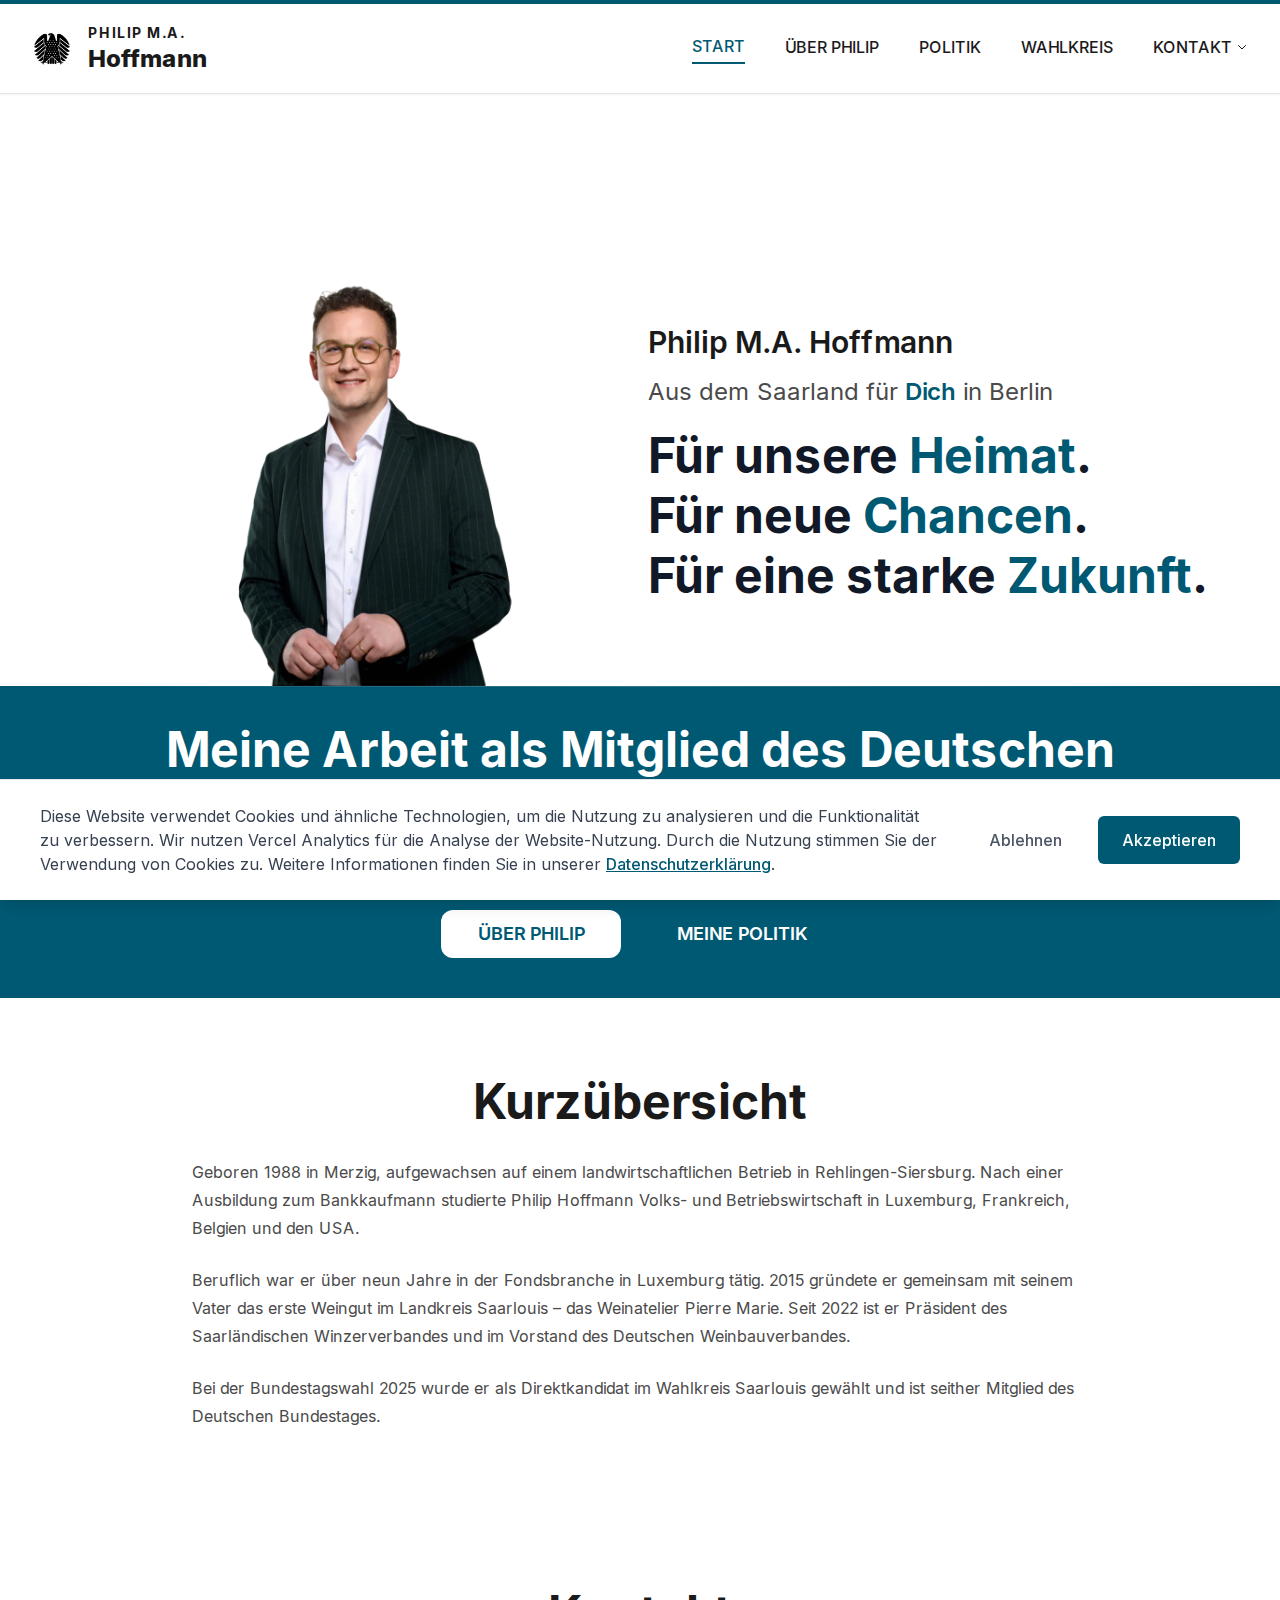
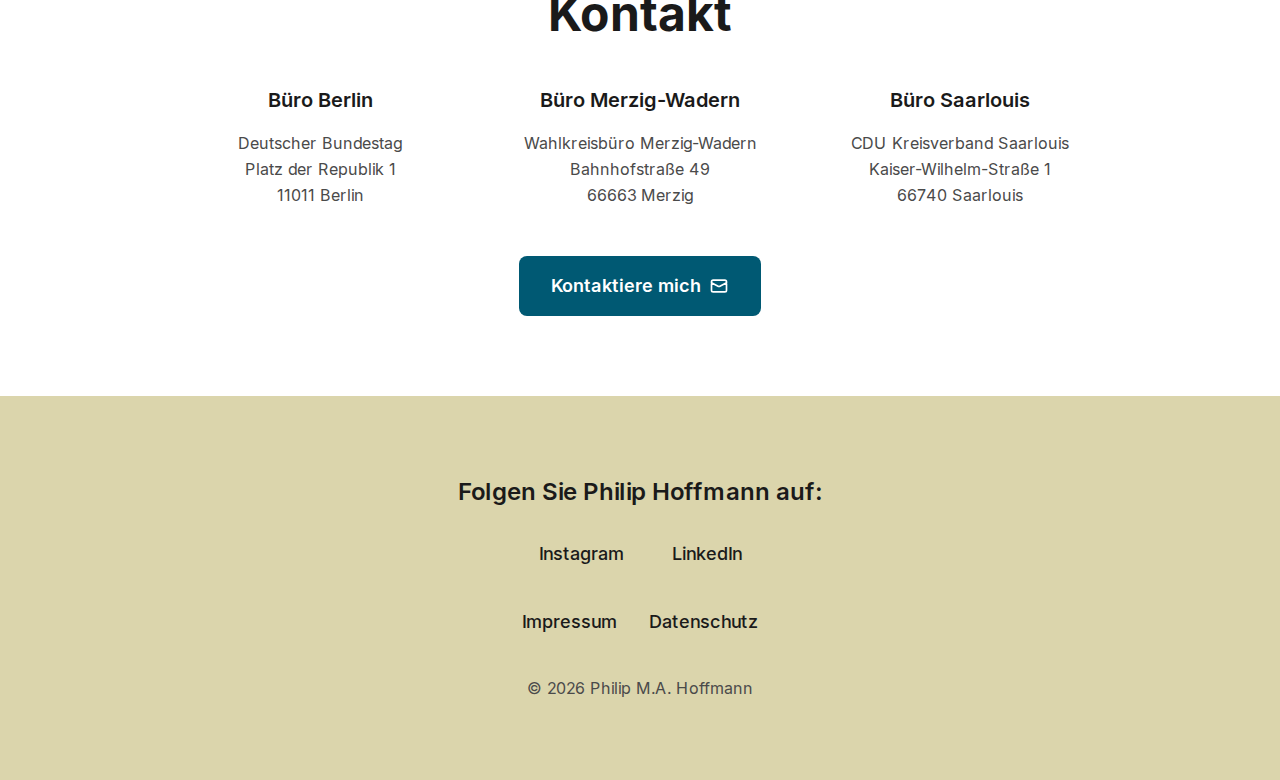
<file: index.html>
<!DOCTYPE html><html lang="de"><head><meta charSet="utf-8"/><meta name="viewport" content="width=device-width"/><meta name="next-head-count" content="2"/><link rel="icon" type="image/x-icon" href="/favicon.ico"/><link rel="shortcut icon" type="image/x-icon" href="/favicon.ico"/><link rel="icon" type="image/png" sizes="32x32" href="/bundestag-eagle.png"/><link rel="icon" type="image/png" sizes="16x16" href="/bundestag-eagle.png"/><link rel="apple-touch-icon" href="/bundestag-eagle.png"/><link rel="preload" href="/_next/static/media/e4af272ccee01ff0-s.p.woff2" as="font" type="font/woff2" crossorigin="anonymous" data-next-font="size-adjust"/><link rel="preload" href="/_next/static/css/9d8611a7495de3c8.css" as="style"/><link rel="stylesheet" href="/_next/static/css/9d8611a7495de3c8.css" data-n-g=""/><noscript data-n-css=""></noscript><script defer="" nomodule="" src="/_next/static/chunks/polyfills-42372ed130431b0a.js"></script><script src="/_next/static/chunks/webpack-8fa1640cc84ba8fe.js" defer=""></script><script src="/_next/static/chunks/framework-64ad27b21261a9ce.js" defer=""></script><script src="/_next/static/chunks/main-ac2ed6cc94b06971.js" defer=""></script><script src="/_next/static/chunks/pages/_app-c2be509f74216080.js" defer=""></script><script src="/_next/static/chunks/pages/index-857acd8b3e0521de.js" defer=""></script><script src="/_next/static/aHF5PBIykyQBZ3GxnrKMi/_buildManifest.js" defer=""></script><script src="/_next/static/aHF5PBIykyQBZ3GxnrKMi/_ssgManifest.js" defer=""></script></head><body class="antialiased"><div id="__next"><div class="__className_e8ce0c"><header class="sticky top-0 left-0 w-full bg-white z-50"><div class="h-1 bg-[var(--color-primary)]"></div><nav class="w-full flex items-center justify-between py-4 sm:py-6 h-[70px] sm:h-[90px] border-b border-[var(--color-border-light)] shadow-sm px-4 sm:px-6 md:px-8"><a class="flex items-center space-x-3 sm:space-x-4 hover:opacity-80 transition-opacity duration-200" href="/"><div class="w-8 h-8 sm:w-10 sm:h-10 flex items-center justify-center"><img src="/bundestag-eagle.png" alt="Bundestag Eagle Logo" class="w-7 h-7 sm:w-9 sm:h-9 object-contain"/></div><div class="leading-tight flex flex-col justify-center"><div class="flex items-center space-x-1"><span class="font-bold text-xs sm:text-sm tracking-widest uppercase text-[var(--color-text-main)] leading-none">PHILIP</span><span class="font-bold text-xs sm:text-sm tracking-widest uppercase text-[var(--color-text-main)] leading-none">M.A.</span></div><span class="font-extrabold text-lg sm:text-2xl text-[var(--color-text-main)] leading-none">Hoffmann</span></div></a><div class="hidden md:flex items-center space-x-6 lg:space-x-8 xl:space-x-10 ml-8 flex-1 justify-end"><a class="font-medium uppercase pb-1 transition-colors text-sm lg:text-base text-[var(--color-primary)] border-b-2 border-[var(--color-primary)]" href="/">START</a><a class="font-medium uppercase pb-1 transition-colors text-sm lg:text-base text-[var(--color-text-main)] hover:text-[var(--color-primary)] hover:border-b-2 hover:border-[var(--color-primary)]" href="/ueber-mich">ÜBER PHILIP</a><a class="font-medium uppercase pb-1 transition-colors text-sm lg:text-base text-[var(--color-text-main)] hover:text-[var(--color-primary)] hover:border-b-2 hover:border-[var(--color-primary)]" href="/politik">POLITIK</a><a class="font-medium uppercase pb-1 transition-colors text-sm lg:text-base text-[var(--color-text-main)] hover:text-[var(--color-primary)] hover:border-b-2 hover:border-[var(--color-primary)]" href="/wahlkreis">WAHLKREIS</a><div class="relative"><button class="font-medium uppercase text-[var(--color-text-main)] hover:text-[var(--color-primary)] hover:border-b-2 hover:border-[var(--color-primary)] pb-1 flex items-center transition-colors text-sm lg:text-base">KONTAKT<svg class="ml-1 w-3 h-3 transition-transform duration-200 " fill="none" stroke="currentColor" stroke-width="2" viewBox="0 0 24 24"><path stroke-linecap="round" stroke-linejoin="round" d="M19 9l-7 7-7-7"></path></svg></button></div></div><div class="md:hidden flex items-center"><button class="text-[var(--color-text-main)] focus:outline-none p-2" aria-label="Toggle mobile menu"><svg width="24" height="24" fill="none" stroke="currentColor" stroke-width="2" viewBox="0 0 24 24"><path stroke-linecap="round" stroke-linejoin="round" d="M4 6h16M4 12h16M4 18h16"></path></svg></button></div></nav></header><main class="min-h-screen bg-white"><div class="relative"><section class="w-full bg-white"><div class="max-w-[1200px] mx-auto px-4 sm:px-6 md:px-8 pt-16 sm:pt-28 md:pt-32 lg:pt-36 pb-0"><div class="lg:hidden"><div class="text-center mb-8"><h1 class="text-xl sm:text-2xl md:text-3xl font-semibold mb-3 md:mb-4">Philip <span>M.A.</span> Hoffmann</h1><p class="text-lg sm:text-xl md:text-2xl mb-4 md:mb-6 text-[var(--color-text-secondary)]">Aus dem Saarland für <span class="text-[#005973] font-semibold">Dich</span> in Berlin</p><div class="space-y-2 md:space-y-3"><p class="text-2xl sm:text-3xl md:text-4xl font-bold text-gray-900 leading-tight">Für unsere <span class="text-[var(--color-primary)] hover:text-[#dbd5ac] transition-colors duration-200">Heimat</span>.</p><p class="text-2xl sm:text-3xl md:text-4xl font-bold text-gray-900 leading-tight">Für neue <span class="text-[var(--color-primary)] hover:text-[#dbd5ac] transition-colors duration-200">Chancen</span>.</p><p class="text-2xl sm:text-3xl md:text-4xl font-bold text-gray-900 leading-tight">Für eine starke <span class="text-[var(--color-primary)] hover:text-[#dbd5ac] transition-colors duration-200">Zukunft</span>.</p></div></div><div class="flex justify-center"><img src="/profile.png" alt="Philip Hoffmann" class="w-64 sm:w-80 md:w-96 max-h-[400px] sm:max-h-[500px] md:max-h-[580px] object-contain"/></div></div><div class="hidden lg:flex flex-row items-center justify-between gap-12"><div class="w-1/2 flex justify-start"><img src="/profile.png" alt="Philip Hoffmann" class="w-auto max-w-md max-h-[580px] object-contain"/></div><div class="w-1/2 flex flex-col justify-center text-left"><h1 class="text-2xl md:text-3xl font-semibold mb-3 md:mb-4">Philip <span>M.A.</span> Hoffmann</h1><p class="text-xl md:text-2xl mb-4 md:mb-6 text-[var(--color-text-secondary)]">Aus dem Saarland für <span class="text-[#005973] font-semibold">Dich</span> in Berlin</p><div class="space-y-2 md:space-y-3"><p class="text-4xl lg:text-5xl font-bold text-gray-900 leading-tight">Für unsere <span class="text-[var(--color-primary)] hover:text-[#dbd5ac] transition-colors duration-200">Heimat</span>.</p><p class="text-4xl lg:text-5xl font-bold text-gray-900 leading-tight">Für neue <span class="text-[var(--color-primary)] hover:text-[#dbd5ac] transition-colors duration-200">Chancen</span>.</p><p class="text-4xl lg:text-5xl font-bold text-gray-900 leading-tight whitespace-nowrap">Für eine starke <span class="text-[var(--color-primary)] hover:text-[#dbd5ac] transition-colors duration-200">Zukunft</span>.</p></div></div></div></div></section><section class="w-full bg-[#005973] pt-8 md:pt-10 pb-8 md:pb-10 relative"><div class="absolute top-0 left-0 right-0 h-px bg-gradient-to-r from-transparent via-white/20 to-transparent shadow-sm"></div><div class="max-w-[1200px] mx-auto px-4 sm:px-6 md:px-8"><div class="flex flex-col items-center text-center"><h2 class="text-2xl sm:text-3xl md:text-4xl lg:text-5xl font-bold mb-4 md:mb-6 text-white leading-tight">Meine Arbeit als Mitglied des Deutschen Bundestages</h2><p class="text-lg sm:text-xl md:text-2xl mb-6 md:mb-8 text-white/90 max-w-3xl">Was ich in Berlin für das Saarland bewirke</p><div class="flex flex-col sm:flex-row gap-4 sm:gap-6 w-full justify-center max-w-md sm:max-w-none"><a class="button-clean bg-white text-[#005973] hover:bg-white/90 transition-all duration-300 ease-in-out hover:scale-105 hover:shadow-[0_0_15px_rgba(255,255,255,0.2)] px-6 py-4 text-base sm:text-lg font-semibold" href="/ueber-mich">ÜBER PHILIP</a><a class="button-clean border-2 border-white text-white hover:bg-white/10 transition-all duration-300 ease-in-out hover:scale-105 px-6 py-4 text-base sm:text-lg font-semibold" href="/politik">MEINE POLITIK</a></div></div></div></section></div><section class="w-full bg-white py-16 md:py-20"><div class="max-w-[1200px] mx-auto px-4 sm:px-6 md:px-8"><h2 class="text-3xl sm:text-4xl md:text-5xl font-bold mb-6 md:mb-8 text-center">Kurzübersicht</h2><div class="space-y-4 md:space-y-6 text-[var(--color-text-secondary)] text-base sm:text-lg md:text-xl max-w-4xl mx-auto leading-relaxed"><p>Geboren 1988 in Merzig, aufgewachsen auf einem landwirtschaftlichen Betrieb in Rehlingen-Siersburg. Nach einer Ausbildung zum Bankkaufmann studierte Philip Hoffmann Volks- und Betriebswirtschaft in Luxemburg, Frankreich, Belgien und den USA.</p><p>Beruflich war er über neun Jahre in der Fondsbranche in Luxemburg tätig. 2015 gründete er gemeinsam mit seinem Vater das erste Weingut im Landkreis Saarlouis – das Weinatelier Pierre Marie. Seit 2022 ist er Präsident des Saarländischen Winzerverbandes und im Vorstand des Deutschen Weinbauverbandes.</p><p>Bei der Bundestagswahl 2025 wurde er als Direktkandidat im Wahlkreis Saarlouis gewählt und ist seither Mitglied des Deutschen Bundestages.</p></div></div></section><section class="w-full bg-white py-16 md:py-20"><div class="max-w-[1200px] mx-auto px-4 sm:px-6 md:px-8 text-center"><h2 class="text-3xl sm:text-4xl md:text-5xl font-bold mb-10 md:mb-12">Kontakt</h2><div class="grid grid-cols-1 md:grid-cols-3 gap-8 md:gap-12 lg:gap-16 mb-10 md:mb-12 max-w-4xl mx-auto"><div class="text-[var(--color-text-secondary)] text-base sm:text-lg"><p class="font-semibold text-lg sm:text-xl mb-3 md:mb-4 text-[var(--color-text-main)]">Büro Berlin</p><p class="leading-relaxed">Deutscher Bundestag<br/>Platz der Republik 1<br/>11011 Berlin</p></div><div class="text-[var(--color-text-secondary)] text-base sm:text-lg"><p class="font-semibold text-lg sm:text-xl mb-3 md:mb-4 text-[var(--color-text-main)]">Büro Merzig-Wadern</p><p class="leading-relaxed">Wahlkreisbüro Merzig-Wadern<br/>Bahnhofstraße 49<br/>66663 Merzig</p></div><div class="text-[var(--color-text-secondary)] text-base sm:text-lg"><p class="font-semibold text-lg sm:text-xl mb-3 md:mb-4 text-[var(--color-text-main)]">Büro Saarlouis</p><p class="leading-relaxed">CDU Kreisverband Saarlouis<br/>Kaiser-Wilhelm-Straße 1<br/>66740 Saarlouis</p></div></div><a href="mailto:philip.hoffmann@bundestag.de" class="inline-flex items-center px-8 py-4 bg-[var(--color-primary)] text-white font-semibold rounded-lg hover:bg-[#004a5f] transition-all duration-300 ease-in-out hover:scale-105 hover:shadow-lg text-base sm:text-lg">Kontaktiere mich<svg class="w-5 h-5 ml-2" fill="none" stroke="currentColor" stroke-width="2" viewBox="0 0 24 24"><path stroke-linecap="round" stroke-linejoin="round" d="M3 8l7.89 4.26a2 2 0 002.22 0L21 8M5 19h14a2 2 0 002-2V7a2 2 0 00-2-2H5a2 2 0 00-2 2v10a2 2 0 002 2z"></path></svg></a></div></section><footer class="w-full bg-[#dbd5ac] py-16 md:py-20"><div class="max-w-[1200px] mx-auto px-4 sm:px-6 md:px-8 text-center"><p class="text-xl sm:text-2xl font-semibold mb-6 md:mb-8 text-[var(--color-text-main)]">Folgen Sie Philip Hoffmann auf:</p><div class="flex justify-center space-x-8 md:space-x-12 mb-8 md:mb-10"><a href="https://www.instagram.com/hoffmann_philip/" target="_blank" rel="noopener noreferrer" class="text-[var(--color-text-main)] hover:text-[var(--color-primary)] transition-colors font-medium text-base sm:text-lg">Instagram</a><a href="https://www.linkedin.com/in/philip-m-a-hoffmann-b3290550/" target="_blank" rel="noopener noreferrer" class="text-[var(--color-text-main)] hover:text-[var(--color-primary)] transition-colors font-medium text-base sm:text-lg">LinkedIn</a></div><nav class="flex flex-col sm:flex-row justify-center items-center gap-4 md:gap-8 mb-8 md:mb-10"><a class="text-[var(--color-text-main)] hover:text-[var(--color-primary)] transition-colors font-medium text-base sm:text-lg" href="/impressum">Impressum</a><a class="text-[var(--color-text-main)] hover:text-[var(--color-primary)] transition-colors font-medium text-base sm:text-lg" href="/datenschutz">Datenschutz</a></nav><p class="text-sm sm:text-base text-[var(--color-text-secondary)]">© <!-- -->2025<!-- --> Philip M.A. Hoffmann</p></div></footer></main></div></div><script id="__NEXT_DATA__" type="application/json">{"props":{"pageProps":{}},"page":"/","query":{},"buildId":"aHF5PBIykyQBZ3GxnrKMi","nextExport":true,"autoExport":true,"isFallback":false,"scriptLoader":[]}</script></body></html>
</file>
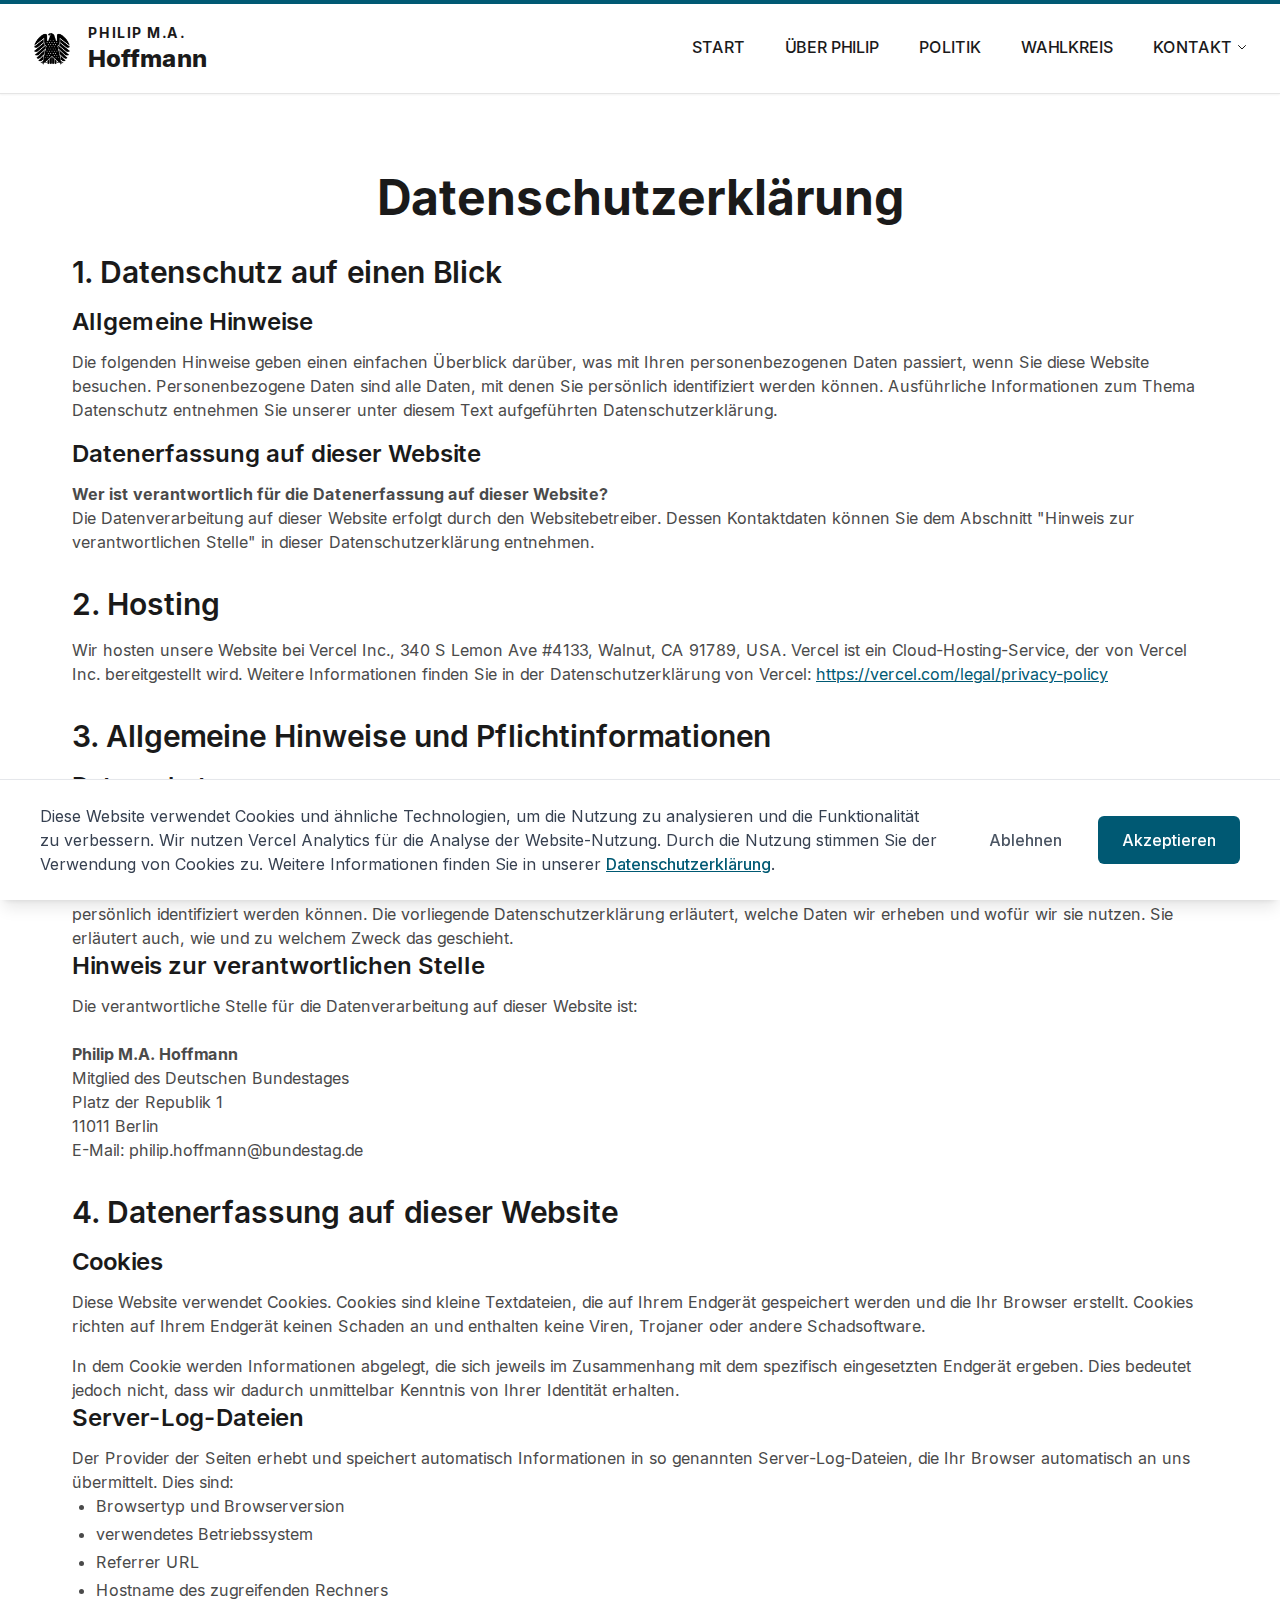
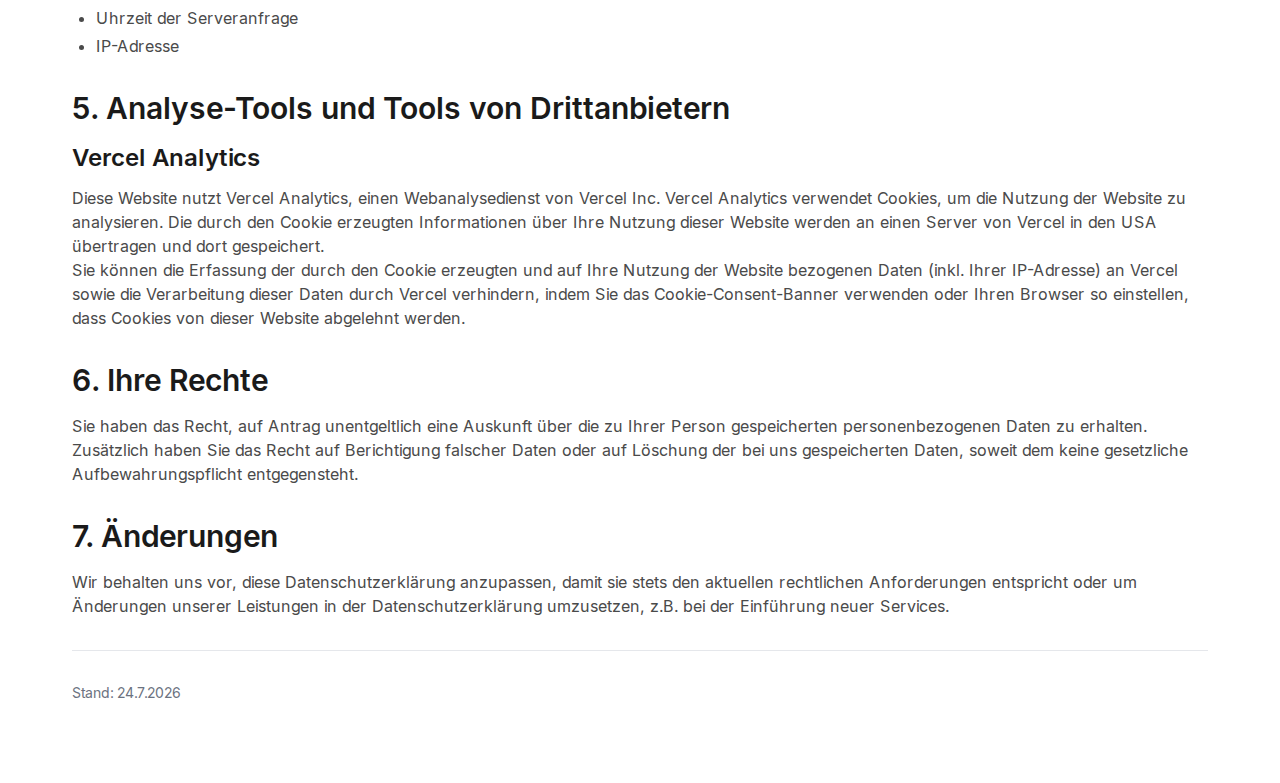
<file: datenschutz.html>
<!DOCTYPE html><html lang="de"><head><meta charSet="utf-8"/><meta name="viewport" content="width=device-width"/><meta name="next-head-count" content="2"/><link rel="icon" type="image/x-icon" href="/favicon.ico"/><link rel="shortcut icon" type="image/x-icon" href="/favicon.ico"/><link rel="icon" type="image/png" sizes="32x32" href="/bundestag-eagle.png"/><link rel="icon" type="image/png" sizes="16x16" href="/bundestag-eagle.png"/><link rel="apple-touch-icon" href="/bundestag-eagle.png"/><link rel="preload" href="/_next/static/media/e4af272ccee01ff0-s.p.woff2" as="font" type="font/woff2" crossorigin="anonymous" data-next-font="size-adjust"/><link rel="preload" href="/_next/static/css/9d8611a7495de3c8.css" as="style"/><link rel="stylesheet" href="/_next/static/css/9d8611a7495de3c8.css" data-n-g=""/><noscript data-n-css=""></noscript><script defer="" nomodule="" src="/_next/static/chunks/polyfills-42372ed130431b0a.js"></script><script src="/_next/static/chunks/webpack-8fa1640cc84ba8fe.js" defer=""></script><script src="/_next/static/chunks/framework-64ad27b21261a9ce.js" defer=""></script><script src="/_next/static/chunks/main-ac2ed6cc94b06971.js" defer=""></script><script src="/_next/static/chunks/pages/_app-c2be509f74216080.js" defer=""></script><script src="/_next/static/chunks/pages/datenschutz-a1d2632277a18221.js" defer=""></script><script src="/_next/static/aHF5PBIykyQBZ3GxnrKMi/_buildManifest.js" defer=""></script><script src="/_next/static/aHF5PBIykyQBZ3GxnrKMi/_ssgManifest.js" defer=""></script></head><body class="antialiased"><div id="__next"><div class="__className_e8ce0c"><header class="sticky top-0 left-0 w-full bg-white z-50"><div class="h-1 bg-[var(--color-primary)]"></div><nav class="w-full flex items-center justify-between py-4 sm:py-6 h-[70px] sm:h-[90px] border-b border-[var(--color-border-light)] shadow-sm px-4 sm:px-6 md:px-8"><a class="flex items-center space-x-3 sm:space-x-4 hover:opacity-80 transition-opacity duration-200" href="/"><div class="w-8 h-8 sm:w-10 sm:h-10 flex items-center justify-center"><img src="/bundestag-eagle.png" alt="Bundestag Eagle Logo" class="w-7 h-7 sm:w-9 sm:h-9 object-contain"/></div><div class="leading-tight flex flex-col justify-center"><div class="flex items-center space-x-1"><span class="font-bold text-xs sm:text-sm tracking-widest uppercase text-[var(--color-text-main)] leading-none">PHILIP</span><span class="font-bold text-xs sm:text-sm tracking-widest uppercase text-[var(--color-text-main)] leading-none">M.A.</span></div><span class="font-extrabold text-lg sm:text-2xl text-[var(--color-text-main)] leading-none">Hoffmann</span></div></a><div class="hidden md:flex items-center space-x-6 lg:space-x-8 xl:space-x-10 ml-8 flex-1 justify-end"><a class="font-medium uppercase pb-1 transition-colors text-sm lg:text-base text-[var(--color-text-main)] hover:text-[var(--color-primary)] hover:border-b-2 hover:border-[var(--color-primary)]" href="/">START</a><a class="font-medium uppercase pb-1 transition-colors text-sm lg:text-base text-[var(--color-text-main)] hover:text-[var(--color-primary)] hover:border-b-2 hover:border-[var(--color-primary)]" href="/ueber-mich">ÜBER PHILIP</a><a class="font-medium uppercase pb-1 transition-colors text-sm lg:text-base text-[var(--color-text-main)] hover:text-[var(--color-primary)] hover:border-b-2 hover:border-[var(--color-primary)]" href="/politik">POLITIK</a><a class="font-medium uppercase pb-1 transition-colors text-sm lg:text-base text-[var(--color-text-main)] hover:text-[var(--color-primary)] hover:border-b-2 hover:border-[var(--color-primary)]" href="/wahlkreis">WAHLKREIS</a><div class="relative"><button class="font-medium uppercase text-[var(--color-text-main)] hover:text-[var(--color-primary)] hover:border-b-2 hover:border-[var(--color-primary)] pb-1 flex items-center transition-colors text-sm lg:text-base">KONTAKT<svg class="ml-1 w-3 h-3 transition-transform duration-200 " fill="none" stroke="currentColor" stroke-width="2" viewBox="0 0 24 24"><path stroke-linecap="round" stroke-linejoin="round" d="M19 9l-7 7-7-7"></path></svg></button></div></div><div class="md:hidden flex items-center"><button class="text-[var(--color-text-main)] focus:outline-none p-2" aria-label="Toggle mobile menu"><svg width="24" height="24" fill="none" stroke="currentColor" stroke-width="2" viewBox="0 0 24 24"><path stroke-linecap="round" stroke-linejoin="round" d="M4 6h16M4 12h16M4 18h16"></path></svg></button></div></nav></header><main class="min-h-screen bg-white"><div class="max-w-[1200px] mx-auto px-4 sm:px-6 md:px-8 py-12 sm:py-16 md:py-20"><h1 class="text-2xl sm:text-3xl md:text-4xl lg:text-5xl font-bold mb-6 sm:mb-8 text-[var(--color-text-main)] text-center">Datenschutzerklärung</h1><div class="prose max-w-none space-y-6 sm:space-y-8"><section><h2 class="text-xl sm:text-2xl md:text-3xl font-semibold mb-3 sm:mb-4 text-[var(--color-text-main)]">1. Datenschutz auf einen Blick</h2><h3 class="text-lg sm:text-xl md:text-2xl font-semibold mb-2 sm:mb-3 text-[var(--color-text-main)]">Allgemeine Hinweise</h3><p class="text-[var(--color-text-secondary)] leading-relaxed mb-3 sm:mb-4 text-sm sm:text-base">Die folgenden Hinweise geben einen einfachen Überblick darüber, was mit Ihren personenbezogenen Daten passiert, wenn Sie diese Website besuchen. Personenbezogene Daten sind alle Daten, mit denen Sie persönlich identifiziert werden können. Ausführliche Informationen zum Thema Datenschutz entnehmen Sie unserer unter diesem Text aufgeführten Datenschutzerklärung.</p><h3 class="text-lg sm:text-xl md:text-2xl font-semibold mb-2 sm:mb-3 text-[var(--color-text-main)]">Datenerfassung auf dieser Website</h3><p class="text-[var(--color-text-secondary)] leading-relaxed text-sm sm:text-base"><strong>Wer ist verantwortlich für die Datenerfassung auf dieser Website?</strong><br/>Die Datenverarbeitung auf dieser Website erfolgt durch den Websitebetreiber. Dessen Kontaktdaten können Sie dem Abschnitt &quot;Hinweis zur verantwortlichen Stelle&quot; in dieser Datenschutzerklärung entnehmen.</p></section><section><h2 class="text-xl sm:text-2xl md:text-3xl font-semibold mb-3 sm:mb-4 text-[var(--color-text-main)]">2. Hosting</h2><p class="text-[var(--color-text-secondary)] leading-relaxed text-sm sm:text-base">Wir hosten unsere Website bei Vercel Inc., 340 S Lemon Ave #4133, Walnut, CA 91789, USA. Vercel ist ein Cloud-Hosting-Service, der von Vercel Inc. bereitgestellt wird. Weitere Informationen finden Sie in der Datenschutzerklärung von Vercel: <a href="https://vercel.com/legal/privacy-policy" target="_blank" rel="noopener noreferrer" class="text-[var(--color-primary)] hover:text-[#004a5f] underline">https://vercel.com/legal/privacy-policy</a></p></section><section><h2 class="text-xl sm:text-2xl md:text-3xl font-semibold mb-3 sm:mb-4 text-[var(--color-text-main)]">3. Allgemeine Hinweise und Pflichtinformationen</h2><h3 class="text-lg sm:text-xl md:text-2xl font-semibold mb-2 sm:mb-3 text-[var(--color-text-main)]">Datenschutz</h3><p class="text-[var(--color-text-secondary)] leading-relaxed mb-3 sm:mb-4 text-sm sm:text-base">Die Betreiber dieser Seiten nehmen den Schutz Ihrer persönlichen Daten sehr ernst. Wir behandeln Ihre personenbezogenen Daten vertraulich und entsprechend den gesetzlichen Datenschutzvorschriften sowie dieser Datenschutzerklärung.</p><p class="text-[var(--color-text-secondary)] leading-relaxed text-sm sm:text-base">Wenn Sie diese Website benutzen, werden verschiedene personenbezogene Daten erhoben. Personenbezogene Daten sind Daten, mit denen Sie persönlich identifiziert werden können. Die vorliegende Datenschutzerklärung erläutert, welche Daten wir erheben und wofür wir sie nutzen. Sie erläutert auch, wie und zu welchem Zweck das geschieht.</p><h3 class="text-lg sm:text-xl md:text-2xl font-semibold mb-2 sm:mb-3 text-[var(--color-text-main)]">Hinweis zur verantwortlichen Stelle</h3><p class="text-[var(--color-text-secondary)] leading-relaxed text-sm sm:text-base">Die verantwortliche Stelle für die Datenverarbeitung auf dieser Website ist:<br/><br/><strong>Philip M.A. Hoffmann</strong><br/>Mitglied des Deutschen Bundestages<br/>Platz der Republik 1<br/>11011 Berlin<br/>E-Mail: philip.hoffmann@bundestag.de</p></section><section><h2 class="text-xl sm:text-2xl md:text-3xl font-semibold mb-3 sm:mb-4 text-[var(--color-text-main)]">4. Datenerfassung auf dieser Website</h2><h3 class="text-lg sm:text-xl md:text-2xl font-semibold mb-2 sm:mb-3 text-[var(--color-text-main)]">Cookies</h3><p class="text-[var(--color-text-secondary)] leading-relaxed mb-3 sm:mb-4 text-sm sm:text-base">Diese Website verwendet Cookies. Cookies sind kleine Textdateien, die auf Ihrem Endgerät gespeichert werden und die Ihr Browser erstellt. Cookies richten auf Ihrem Endgerät keinen Schaden an und enthalten keine Viren, Trojaner oder andere Schadsoftware.</p><p class="text-[var(--color-text-secondary)] leading-relaxed text-sm sm:text-base">In dem Cookie werden Informationen abgelegt, die sich jeweils im Zusammenhang mit dem spezifisch eingesetzten Endgerät ergeben. Dies bedeutet jedoch nicht, dass wir dadurch unmittelbar Kenntnis von Ihrer Identität erhalten.</p><h3 class="text-lg sm:text-xl md:text-2xl font-semibold mb-2 sm:mb-3 text-[var(--color-text-main)]">Server-Log-Dateien</h3><p class="text-[var(--color-text-secondary)] leading-relaxed text-sm sm:text-base">Der Provider der Seiten erhebt und speichert automatisch Informationen in so genannten Server-Log-Dateien, die Ihr Browser automatisch an uns übermittelt. Dies sind:</p><ul class="list-disc pl-6 text-[var(--color-text-secondary)] text-sm sm:text-base space-y-1"><li>Browsertyp und Browserversion</li><li>verwendetes Betriebssystem</li><li>Referrer URL</li><li>Hostname des zugreifenden Rechners</li><li>Uhrzeit der Serveranfrage</li><li>IP-Adresse</li></ul></section><section><h2 class="text-xl sm:text-2xl md:text-3xl font-semibold mb-3 sm:mb-4 text-[var(--color-text-main)]">5. Analyse-Tools und Tools von Drittanbietern</h2><h3 class="text-lg sm:text-xl md:text-2xl font-semibold mb-2 sm:mb-3 text-[var(--color-text-main)]">Vercel Analytics</h3><p class="text-[var(--color-text-secondary)] leading-relaxed text-sm sm:text-base">Diese Website nutzt Vercel Analytics, einen Webanalysedienst von Vercel Inc. Vercel Analytics verwendet Cookies, um die Nutzung der Website zu analysieren. Die durch den Cookie erzeugten Informationen über Ihre Nutzung dieser Website werden an einen Server von Vercel in den USA übertragen und dort gespeichert.</p><p class="text-[var(--color-text-secondary)] leading-relaxed text-sm sm:text-base">Sie können die Erfassung der durch den Cookie erzeugten und auf Ihre Nutzung der Website bezogenen Daten (inkl. Ihrer IP-Adresse) an Vercel sowie die Verarbeitung dieser Daten durch Vercel verhindern, indem Sie das Cookie-Consent-Banner verwenden oder Ihren Browser so einstellen, dass Cookies von dieser Website abgelehnt werden.</p></section><section><h2 class="text-xl sm:text-2xl md:text-3xl font-semibold mb-3 sm:mb-4 text-[var(--color-text-main)]">6. Ihre Rechte</h2><p class="text-[var(--color-text-secondary)] leading-relaxed text-sm sm:text-base">Sie haben das Recht, auf Antrag unentgeltlich eine Auskunft über die zu Ihrer Person gespeicherten personenbezogenen Daten zu erhalten. Zusätzlich haben Sie das Recht auf Berichtigung falscher Daten oder auf Löschung der bei uns gespeicherten Daten, soweit dem keine gesetzliche Aufbewahrungspflicht entgegensteht.</p></section><section><h2 class="text-xl sm:text-2xl md:text-3xl font-semibold mb-3 sm:mb-4 text-[var(--color-text-main)]">7. Änderungen</h2><p class="text-[var(--color-text-secondary)] leading-relaxed text-sm sm:text-base">Wir behalten uns vor, diese Datenschutzerklärung anzupassen, damit sie stets den aktuellen rechtlichen Anforderungen entspricht oder um Änderungen unserer Leistungen in der Datenschutzerklärung umzusetzen, z.B. bei der Einführung neuer Services.</p></section><div class="mt-8 sm:mt-12 pt-6 sm:pt-8 border-t border-gray-200"><p class="text-xs sm:text-sm text-gray-500">Stand: <!-- -->22.6.2025</p></div></div></div></main></div></div><script id="__NEXT_DATA__" type="application/json">{"props":{"pageProps":{}},"page":"/datenschutz","query":{},"buildId":"aHF5PBIykyQBZ3GxnrKMi","nextExport":true,"autoExport":true,"isFallback":false,"scriptLoader":[]}</script></body></html>
</file>
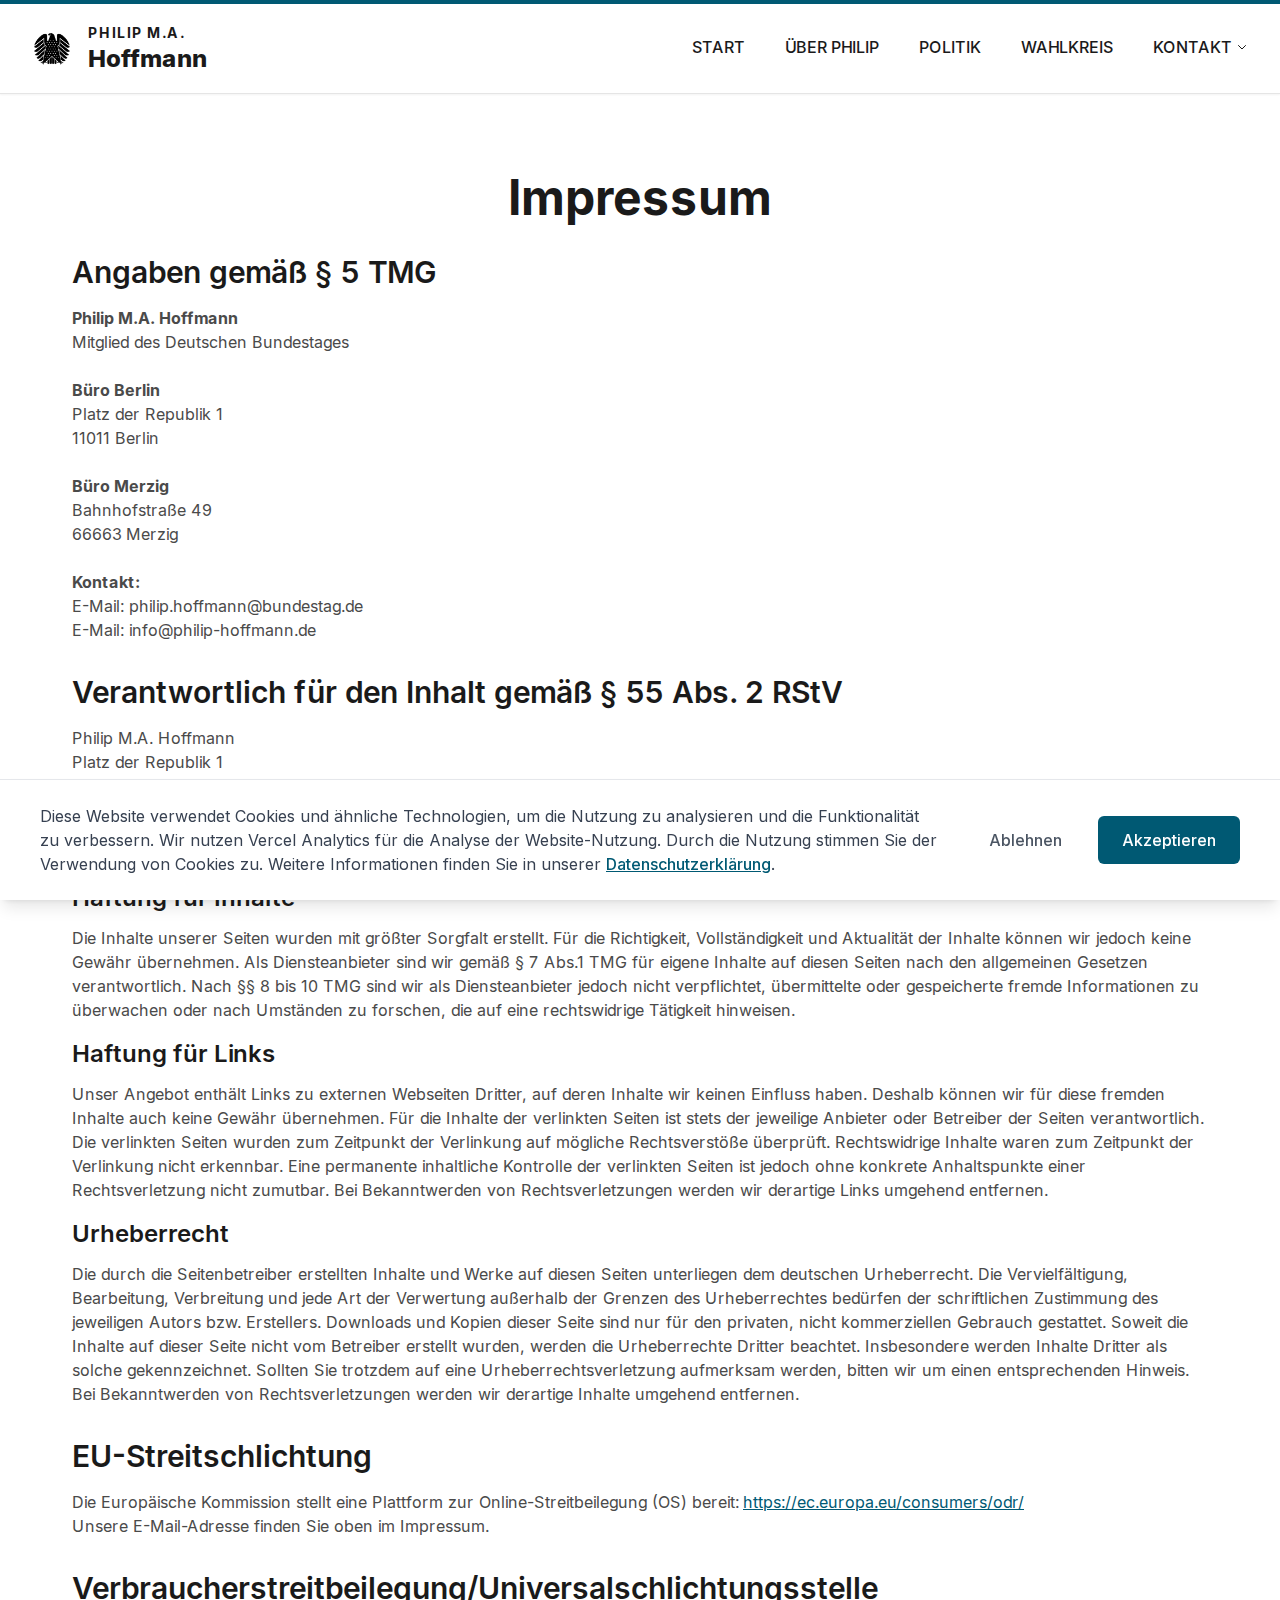
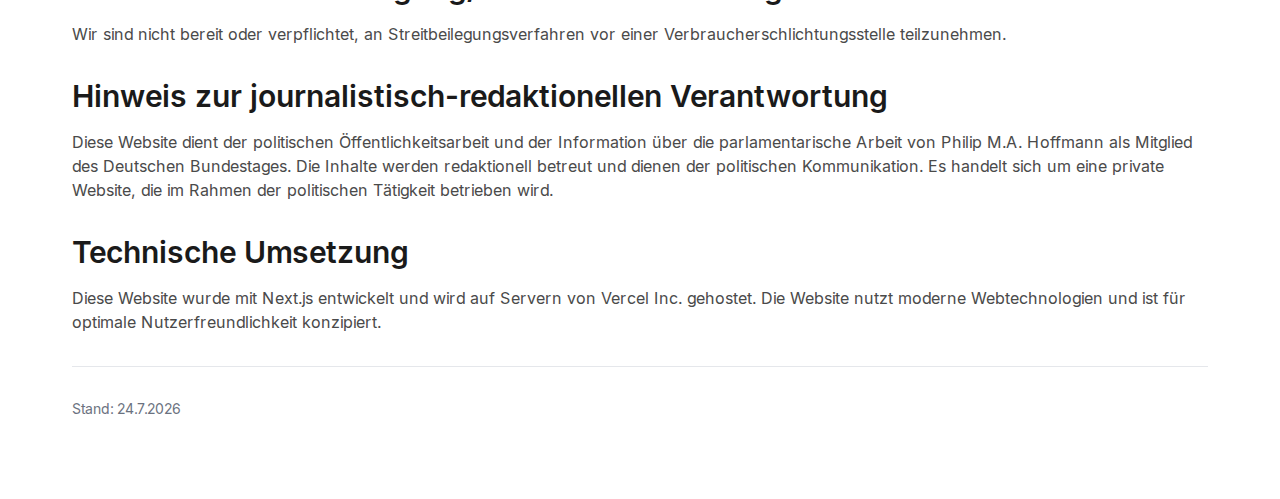
<file: impressum.html>
<!DOCTYPE html><html lang="en"><head><meta charSet="utf-8"/><meta name="viewport" content="width=device-width"/><meta name="next-head-count" content="2"/><link rel="preload" href="/_next/static/media/e4af272ccee01ff0-s.p.woff2" as="font" type="font/woff2" crossorigin="anonymous" data-next-font="size-adjust"/><link rel="preload" href="/_next/static/css/dd2482fed0804e99.css" as="style"/><link rel="stylesheet" href="/_next/static/css/dd2482fed0804e99.css" data-n-g=""/><noscript data-n-css=""></noscript><script defer="" nomodule="" src="/_next/static/chunks/polyfills-42372ed130431b0a.js"></script><script src="/_next/static/chunks/webpack-8fa1640cc84ba8fe.js" defer=""></script><script src="/_next/static/chunks/framework-64ad27b21261a9ce.js" defer=""></script><script src="/_next/static/chunks/main-ac2ed6cc94b06971.js" defer=""></script><script src="/_next/static/chunks/pages/_app-c2be509f74216080.js" defer=""></script><script src="/_next/static/chunks/pages/impressum-6ef985b9b78aa72f.js" defer=""></script><script src="/_next/static/gCXcpLJQYXtEL3uM5RmPT/_buildManifest.js" defer=""></script><script src="/_next/static/gCXcpLJQYXtEL3uM5RmPT/_ssgManifest.js" defer=""></script></head><body class="antialiased"><div id="__next"><div class="__className_e8ce0c"><header class="sticky top-0 left-0 w-full bg-white z-50"><div class="h-1 bg-[var(--color-primary)]"></div><nav class="w-full flex items-center justify-between py-4 sm:py-6 h-[70px] sm:h-[90px] border-b border-[var(--color-border-light)] shadow-sm px-4 sm:px-6 md:px-8"><a class="flex items-center space-x-3 sm:space-x-4 hover:opacity-80 transition-opacity duration-200" href="/"><div class="w-8 h-8 sm:w-10 sm:h-10 flex items-center justify-center"><img src="/bundestag-eagle.png" alt="Bundestag Eagle Logo" class="w-7 h-7 sm:w-9 sm:h-9 object-contain"/></div><div class="leading-tight flex flex-col justify-center"><div class="flex items-center space-x-1"><span class="font-bold text-xs sm:text-sm tracking-widest uppercase text-[var(--color-text-main)] leading-none">PHILIP</span><span class="font-bold text-xs sm:text-sm tracking-widest uppercase text-[var(--color-text-main)] leading-none">M.A.</span></div><span class="font-extrabold text-lg sm:text-2xl text-[var(--color-text-main)] leading-none">Hoffmann</span></div></a><div class="hidden md:flex items-center space-x-6 lg:space-x-8 xl:space-x-10 ml-8 flex-1 justify-end"><a class="font-medium uppercase pb-1 transition-colors text-sm lg:text-base text-[var(--color-text-main)] hover:text-[var(--color-primary)] hover:border-b-2 hover:border-[var(--color-primary)]" href="/">START</a><a class="font-medium uppercase pb-1 transition-colors text-sm lg:text-base text-[var(--color-text-main)] hover:text-[var(--color-primary)] hover:border-b-2 hover:border-[var(--color-primary)]" href="/ueber-mich">ÜBER PHILIP</a><a class="font-medium uppercase pb-1 transition-colors text-sm lg:text-base text-[var(--color-text-main)] hover:text-[var(--color-primary)] hover:border-b-2 hover:border-[var(--color-primary)]" href="/politik">POLITIK</a><a class="font-medium uppercase pb-1 transition-colors text-sm lg:text-base text-[var(--color-text-main)] hover:text-[var(--color-primary)] hover:border-b-2 hover:border-[var(--color-primary)]" href="/wahlkreis">WAHLKREIS</a><div class="relative"><button class="font-medium uppercase text-[var(--color-text-main)] hover:text-[var(--color-primary)] hover:border-b-2 hover:border-[var(--color-primary)] pb-1 flex items-center transition-colors text-sm lg:text-base">KONTAKT<svg class="ml-1 w-3 h-3 transition-transform duration-200 " fill="none" stroke="currentColor" stroke-width="2" viewBox="0 0 24 24"><path stroke-linecap="round" stroke-linejoin="round" d="M19 9l-7 7-7-7"></path></svg></button></div></div><div class="md:hidden flex items-center"><button class="text-[var(--color-text-main)] focus:outline-none p-2" aria-label="Toggle mobile menu"><svg width="24" height="24" fill="none" stroke="currentColor" stroke-width="2" viewBox="0 0 24 24"><path stroke-linecap="round" stroke-linejoin="round" d="M4 6h16M4 12h16M4 18h16"></path></svg></button></div></nav></header><main class="min-h-screen bg-white"><div class="max-w-[1200px] mx-auto px-4 sm:px-6 md:px-8 py-12 sm:py-16 md:py-20"><h1 class="text-2xl sm:text-3xl md:text-4xl lg:text-5xl font-bold mb-6 sm:mb-8 text-[var(--color-text-main)] text-center">Impressum</h1><div class="prose max-w-none space-y-6 sm:space-y-8"><section><h2 class="text-xl sm:text-2xl md:text-3xl font-semibold mb-3 sm:mb-4 text-[var(--color-text-main)]">Angaben gemäß § 5 TMG</h2><address class="not-italic text-[var(--color-text-secondary)] leading-relaxed text-sm sm:text-base"><strong>Philip M.A. Hoffmann</strong><br/>Mitglied des Deutschen Bundestages<br/><br/><strong>Büro Berlin</strong><br/>Platz der Republik 1<br/>11011 Berlin<br/><br/><strong>Büro Merzig</strong><br/>Bahnhofstraße 49<br/>66663 Merzig<br/><br/><strong>Kontakt:</strong><br/>E-Mail: philip.hoffmann@bundestag.de<br/>E-Mail: info@philip-hoffmann.de</address></section><section><h2 class="text-xl sm:text-2xl md:text-3xl font-semibold mb-3 sm:mb-4 text-[var(--color-text-main)]">Verantwortlich für den Inhalt gemäß § 55 Abs. 2 RStV</h2><p class="text-[var(--color-text-secondary)] leading-relaxed text-sm sm:text-base">Philip M.A. Hoffmann<br/>Platz der Republik 1<br/>11011 Berlin</p></section><section><h2 class="text-xl sm:text-2xl md:text-3xl font-semibold mb-3 sm:mb-4 text-[var(--color-text-main)]">Haftungsausschluss</h2><h3 class="text-lg sm:text-xl md:text-2xl font-semibold mb-2 sm:mb-3 text-[var(--color-text-main)]">Haftung für Inhalte</h3><p class="text-[var(--color-text-secondary)] leading-relaxed mb-3 sm:mb-4 text-sm sm:text-base">Die Inhalte unserer Seiten wurden mit größter Sorgfalt erstellt. Für die Richtigkeit, Vollständigkeit und Aktualität der Inhalte können wir jedoch keine Gewähr übernehmen. Als Diensteanbieter sind wir gemäß § 7 Abs.1 TMG für eigene Inhalte auf diesen Seiten nach den allgemeinen Gesetzen verantwortlich. Nach §§ 8 bis 10 TMG sind wir als Diensteanbieter jedoch nicht verpflichtet, übermittelte oder gespeicherte fremde Informationen zu überwachen oder nach Umständen zu forschen, die auf eine rechtswidrige Tätigkeit hinweisen.</p><h3 class="text-lg sm:text-xl md:text-2xl font-semibold mb-2 sm:mb-3 text-[var(--color-text-main)]">Haftung für Links</h3><p class="text-[var(--color-text-secondary)] leading-relaxed mb-3 sm:mb-4 text-sm sm:text-base">Unser Angebot enthält Links zu externen Webseiten Dritter, auf deren Inhalte wir keinen Einfluss haben. Deshalb können wir für diese fremden Inhalte auch keine Gewähr übernehmen. Für die Inhalte der verlinkten Seiten ist stets der jeweilige Anbieter oder Betreiber der Seiten verantwortlich. Die verlinkten Seiten wurden zum Zeitpunkt der Verlinkung auf mögliche Rechtsverstöße überprüft. Rechtswidrige Inhalte waren zum Zeitpunkt der Verlinkung nicht erkennbar. Eine permanente inhaltliche Kontrolle der verlinkten Seiten ist jedoch ohne konkrete Anhaltspunkte einer Rechtsverletzung nicht zumutbar. Bei Bekanntwerden von Rechtsverletzungen werden wir derartige Links umgehend entfernen.</p><h3 class="text-lg sm:text-xl md:text-2xl font-semibold mb-2 sm:mb-3 text-[var(--color-text-main)]">Urheberrecht</h3><p class="text-[var(--color-text-secondary)] leading-relaxed text-sm sm:text-base">Die durch die Seitenbetreiber erstellten Inhalte und Werke auf diesen Seiten unterliegen dem deutschen Urheberrecht. Die Vervielfältigung, Bearbeitung, Verbreitung und jede Art der Verwertung außerhalb der Grenzen des Urheberrechtes bedürfen der schriftlichen Zustimmung des jeweiligen Autors bzw. Erstellers. Downloads und Kopien dieser Seite sind nur für den privaten, nicht kommerziellen Gebrauch gestattet. Soweit die Inhalte auf dieser Seite nicht vom Betreiber erstellt wurden, werden die Urheberrechte Dritter beachtet. Insbesondere werden Inhalte Dritter als solche gekennzeichnet. Sollten Sie trotzdem auf eine Urheberrechtsverletzung aufmerksam werden, bitten wir um einen entsprechenden Hinweis. Bei Bekanntwerden von Rechtsverletzungen werden wir derartige Inhalte umgehend entfernen.</p></section><section><h2 class="text-xl sm:text-2xl md:text-3xl font-semibold mb-3 sm:mb-4 text-[var(--color-text-main)]">EU-Streitschlichtung</h2><p class="text-[var(--color-text-secondary)] leading-relaxed text-sm sm:text-base">Die Europäische Kommission stellt eine Plattform zur Online-Streitbeilegung (OS) bereit:<a href="https://ec.europa.eu/consumers/odr/" target="_blank" rel="noopener noreferrer" class="text-[var(--color-primary)] hover:text-[#004a5f] underline ml-1">https://ec.europa.eu/consumers/odr/</a><br/>Unsere E-Mail-Adresse finden Sie oben im Impressum.</p></section><section><h2 class="text-xl sm:text-2xl md:text-3xl font-semibold mb-3 sm:mb-4 text-[var(--color-text-main)]">Verbraucherstreitbeilegung/Universalschlichtungsstelle</h2><p class="text-[var(--color-text-secondary)] leading-relaxed text-sm sm:text-base">Wir sind nicht bereit oder verpflichtet, an Streitbeilegungsverfahren vor einer Verbraucherschlichtungsstelle teilzunehmen.</p></section><section><h2 class="text-xl sm:text-2xl md:text-3xl font-semibold mb-3 sm:mb-4 text-[var(--color-text-main)]">Hinweis zur journalistisch-redaktionellen Verantwortung</h2><p class="text-[var(--color-text-secondary)] leading-relaxed text-sm sm:text-base">Diese Website dient der politischen Öffentlichkeitsarbeit und der Information über die parlamentarische Arbeit von Philip M.A. Hoffmann als Mitglied des Deutschen Bundestages. Die Inhalte werden redaktionell betreut und dienen der politischen Kommunikation. Es handelt sich um eine private Website, die im Rahmen der politischen Tätigkeit betrieben wird.</p></section><section><h2 class="text-xl sm:text-2xl md:text-3xl font-semibold mb-3 sm:mb-4 text-[var(--color-text-main)]">Technische Umsetzung</h2><p class="text-[var(--color-text-secondary)] leading-relaxed text-sm sm:text-base">Diese Website wurde mit Next.js entwickelt und wird auf Servern von Vercel Inc. gehostet. Die Website nutzt moderne Webtechnologien und ist für optimale Nutzerfreundlichkeit konzipiert.</p></section><div class="mt-8 sm:mt-12 pt-6 sm:pt-8 border-t border-gray-200"><p class="text-xs sm:text-sm text-gray-500">Stand: <!-- -->19.6.2025</p></div></div></div></main></div></div><script id="__NEXT_DATA__" type="application/json">{"props":{"pageProps":{}},"page":"/impressum","query":{},"buildId":"gCXcpLJQYXtEL3uM5RmPT","nextExport":true,"autoExport":true,"isFallback":false,"scriptLoader":[]}</script></body></html>
</file>
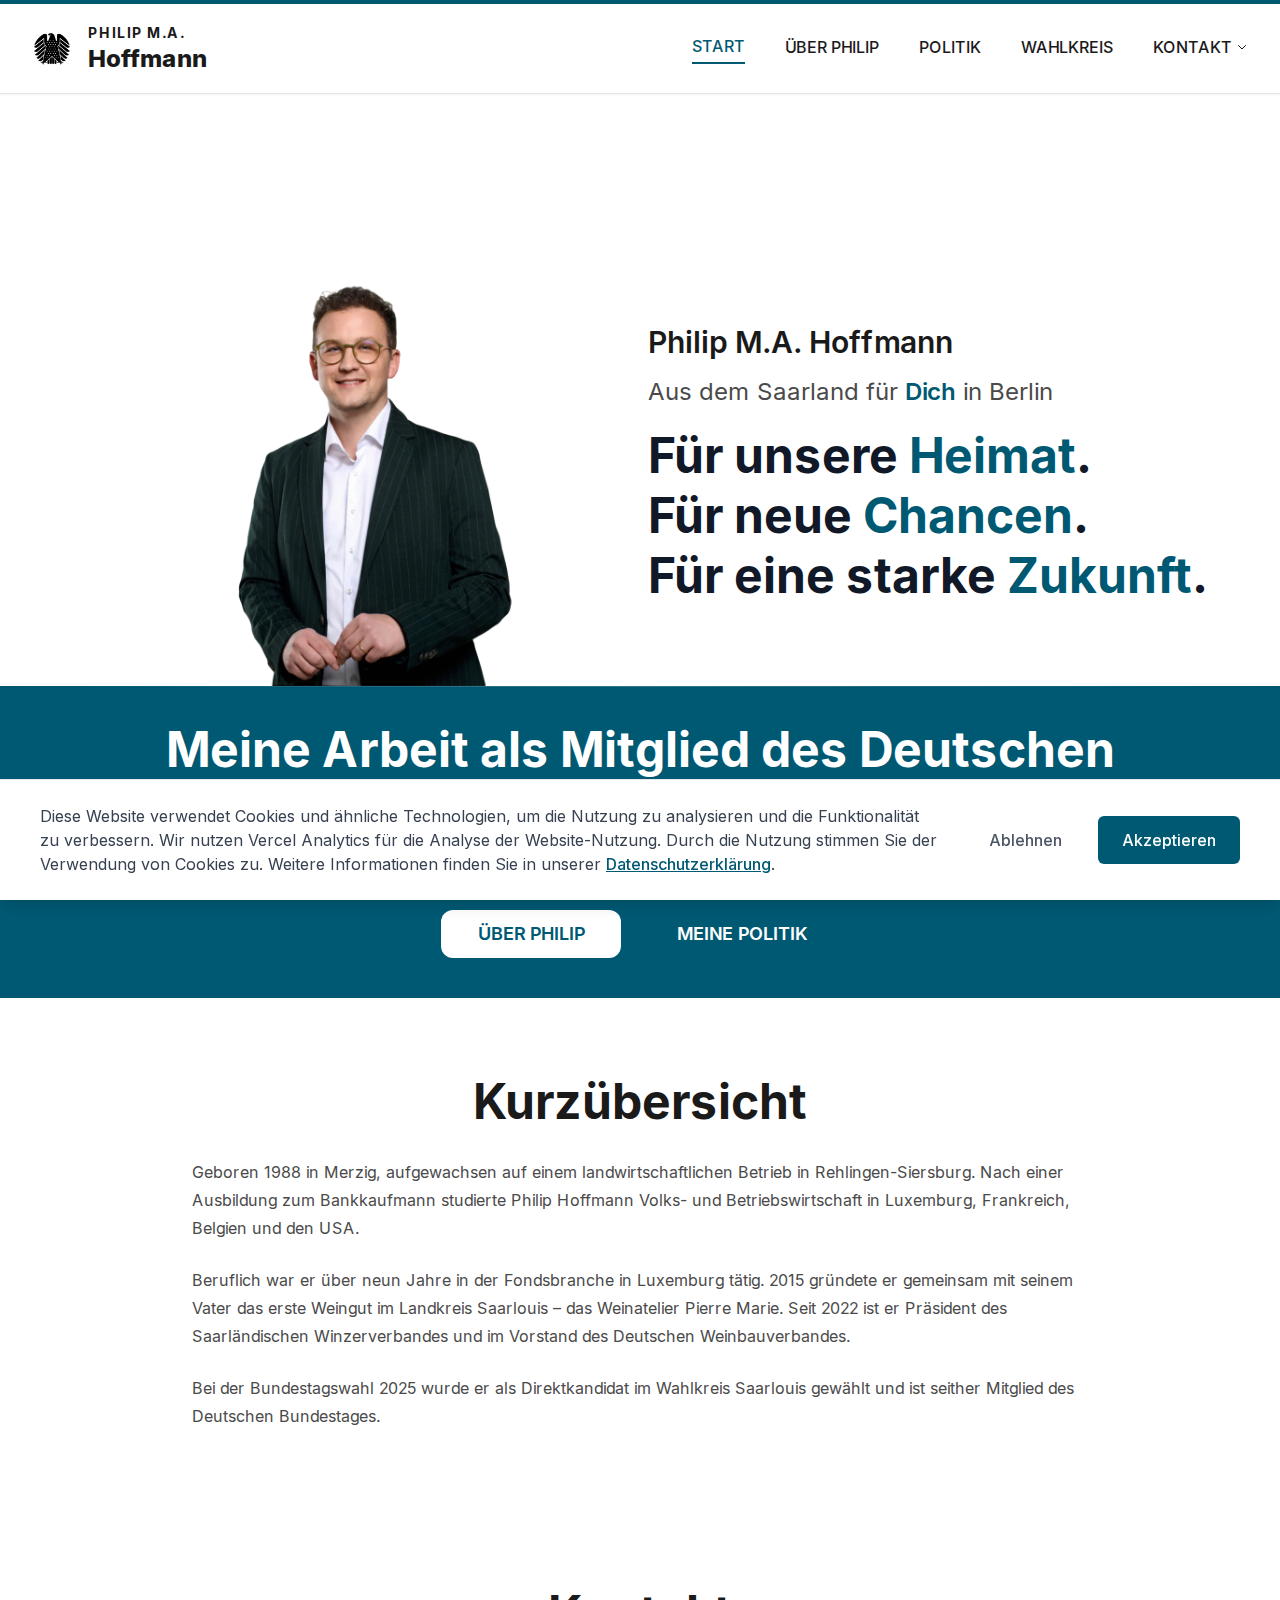
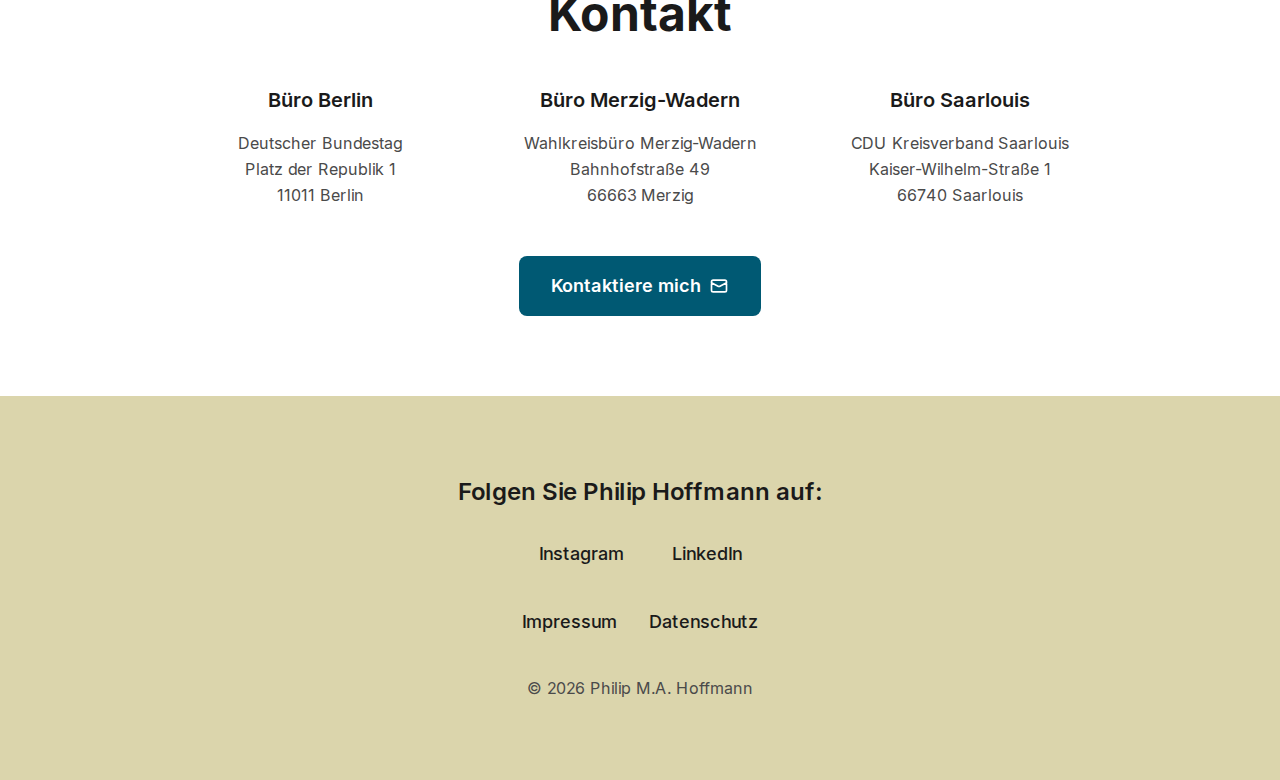
<file: index-with-error-fix.html>
<!DOCTYPE html>
<html lang="de">
<head>
    <meta charSet="utf-8"/>
    <meta name="viewport" content="width=device-width"/>
    <meta name="next-head-count" content="2"/>
    <link rel="icon" type="image/x-icon" href="/favicon.ico"/>
    <link rel="shortcut icon" type="image/x-icon" href="/favicon.ico"/>
    <link rel="icon" type="image/png" sizes="32x32" href="/bundestag-eagle.png"/>
    <link rel="icon" type="image/png" sizes="16x16" href="/bundestag-eagle.png"/>
    <link rel="apple-touch-icon" href="/bundestag-eagle.png"/>
    <link rel="preload" href="/_next/static/media/e4af272ccee01ff0-s.p.woff2" as="font" type="font/woff2" crossorigin="anonymous" data-next-font="size-adjust"/>
    <link rel="preload" href="/_next/static/css/49f712c868971a95.css" as="style"/>
    <link rel="stylesheet" href="/_next/static/css/49f712c868971a95.css" data-n-g=""/>
    <noscript data-n-css=""></noscript>
    
    <!-- Console Error Fix Script - Load before other scripts -->
    <script src="console-error-fix.js"></script>
    
    <script defer="" nomodule="" src="/_next/static/chunks/polyfills-42372ed130431b0a.js"></script>
    <script src="/_next/static/chunks/webpack-8fa1640cc84ba8fe.js" defer=""></script>
    <script src="/_next/static/chunks/framework-64ad27b21261a9ce.js" defer=""></script>
    <script src="/_next/static/chunks/main-ac2ed6cc94b06971.js" defer=""></script>
    <script src="/_next/static/chunks/pages/_app-c2be509f74216080.js" defer=""></script>
    <script src="/_next/static/chunks/pages/index-857acd8b3e0521de.js" defer=""></script>
    <script src="/_next/static/W_NL5kiAbCWsJPag4Sn22/_buildManifest.js" defer=""></script>
    <script src="/_next/static/W_NL5kiAbCWsJPag4Sn22/_ssgManifest.js" defer=""></script>
</head>
<body class="antialiased">
    <div id="__next">
        <div class="__className_e8ce0c">
            <header class="sticky top-0 left-0 w-full bg-white z-50">
                <div class="h-1 bg-[var(--color-primary)]"></div>
                <nav class="w-full flex items-center justify-between py-4 sm:py-6 h-[70px] sm:h-[90px] border-b border-[var(--color-border-light)] shadow-sm px-4 sm:px-6 md:px-8">
                    <a class="flex items-center space-x-3 sm:space-x-4 hover:opacity-80 transition-opacity duration-200" href="/">
                        <div class="w-8 h-8 sm:w-10 sm:h-10 flex items-center justify-center">
                            <img src="/bundestag-eagle.png" alt="Bundestag Eagle Logo" class="w-7 h-7 sm:w-9 sm:h-9 object-contain"/>
                        </div>
                        <div class="leading-tight flex flex-col justify-center">
                            <div class="flex items-center space-x-1">
                                <span class="font-bold text-xs sm:text-sm tracking-widest uppercase text-[var(--color-text-main)] leading-none">PHILIP</span>
                                <span class="font-bold text-xs sm:text-sm tracking-widest uppercase text-[var(--color-text-main)] leading-none">M.A.</span>
                            </div>
                            <span class="font-extrabold text-lg sm:text-2xl text-[var(--color-text-main)] leading-none">Hoffmann</span>
                        </div>
                    </a>
                    <div class="hidden md:flex items-center space-x-6 lg:space-x-8 xl:space-x-10 ml-8 flex-1 justify-end">
                        <a class="font-medium uppercase pb-1 transition-colors text-sm lg:text-base text-[var(--color-primary)] border-b-2 border-[var(--color-primary)]" href="/">START</a>
                        <a class="font-medium uppercase pb-1 transition-colors text-sm lg:text-base text-[var(--color-text-main)] hover:text-[var(--color-primary)] hover:border-b-2 hover:border-[var(--color-primary)]" href="/ueber-mich">ÜBER PHILIP</a>
                        <a class="font-medium uppercase pb-1 transition-colors text-sm lg:text-base text-[var(--color-text-main)] hover:text-[var(--color-primary)] hover:border-b-2 hover:border-[var(--color-primary)]" href="/politik">POLITIK</a>
                        <a class="font-medium uppercase pb-1 transition-colors text-sm lg:text-base text-[var(--color-text-main)] hover:text-[var(--color-primary)] hover:border-b-2 hover:border-[var(--color-primary)]" href="/wahlkreis">WAHLKREIS</a>
                        <div class="relative">
                            <button class="font-medium uppercase text-[var(--color-text-main)] hover:text-[var(--color-primary)] hover:border-b-2 hover:border-[var(--color-primary)] pb-1 flex items-center transition-colors text-sm lg:text-base">KONTAKT<svg class="ml-1 w-3 h-3 transition-transform duration-200 " fill="none" stroke="currentColor" stroke-width="2" viewBox="0 0 24 24"><path stroke-linecap="round" stroke-linejoin="round" d="M19 9l-7 7-7-7"></path></svg></button>
                        </div>
                    </div>
                    <div class="md:hidden flex items-center">
                        <button class="text-[var(--color-text-main)] focus:outline-none p-2" aria-label="Toggle mobile menu">
                            <svg width="24" height="24" fill="none" stroke="currentColor" stroke-width="2" viewBox="0 0 24 24">
                                <path stroke-linecap="round" stroke-linejoin="round" d="M4 6h16M4 12h16M4 18h16"></path>
                            </svg>
                        </button>
                    </div>
                </nav>
            </header>
            <main class="min-h-screen bg-white">
                <div class="relative">
                    <section class="w-full bg-white">
                        <div class="max-w-[1200px] mx-auto px-4 sm:px-6 md:px-8 pt-16 sm:pt-28 md:pt-32 lg:pt-36 pb-0">
                            <div class="lg:hidden">
                                <div class="text-center mb-8">
                                    <h1 class="text-xl sm:text-2xl md:text-3xl font-semibold mb-3 md:mb-4">Philip <span>M.A.</span> Hoffmann</h1>
                                    <p class="text-lg sm:text-xl md:text-2xl mb-4 md:mb-6 text-[var(--color-text-secondary)]">Aus dem Saarland für <span class="text-[#005973] font-semibold">Dich</span> in Berlin</p>
                                    <div class="space-y-2 md:space-y-3">
                                        <p class="text-2xl sm:text-3xl md:text-4xl font-bold text-gray-900 leading-tight">Für unsere <span class="text-[var(--color-primary)] hover:text-[#dbd5ac] transition-colors duration-200">Heimat</span>.</p>
                                        <p class="text-2xl sm:text-3xl md:text-4xl font-bold text-gray-900 leading-tight">Für neue <span class="text-[var(--color-primary)] hover:text-[#dbd5ac] transition-colors duration-200">Chancen</span>.</p>
                                        <p class="text-2xl sm:text-3xl md:text-4xl font-bold text-gray-900 leading-tight">Für eine starke <span class="text-[var(--color-primary)] hover:text-[#dbd5ac] transition-colors duration-200">Zukunft</span>.</p>
                                    </div>
                                </div>
                                <div class="flex justify-center">
                                    <img src="/profile.png" alt="Philip Hoffmann" class="w-64 sm:w-80 md:w-96 max-h-[400px] sm:max-h-[500px] md:max-h-[580px] object-contain"/>
                                </div>
                            </div>
                            <div class="hidden lg:flex flex-row items-center justify-between gap-12">
                                <div class="w-1/2 flex justify-start">
                                    <img src="/profile.png" alt="Philip Hoffmann" class="w-auto max-w-md max-h-[580px] object-contain"/>
                                </div>
                                <div class="w-1/2 flex flex-col justify-center text-left">
                                    <h1 class="text-2xl md:text-3xl font-semibold mb-3 md:mb-4">Philip <span>M.A.</span> Hoffmann</h1>
                                    <p class="text-xl md:text-2xl mb-4 md:mb-6 text-[var(--color-text-secondary)]">Aus dem Saarland für <span class="text-[#005973] font-semibold">Dich</span> in Berlin</p>
                                    <div class="space-y-2 md:space-y-3">
                                        <p class="text-4xl lg:text-5xl font-bold text-gray-900 leading-tight">Für unsere <span class="text-[var(--color-primary)] hover:text-[#dbd5ac] transition-colors duration-200">Heimat</span>.</p>
                                        <p class="text-4xl lg:text-5xl font-bold text-gray-900 leading-tight">Für neue <span class="text-[var(--color-primary)] hover:text-[#dbd5ac] transition-colors duration-200">Chancen</span>.</p>
                                        <p class="text-4xl lg:text-5xl font-bold text-gray-900 leading-tight whitespace-nowrap">Für eine starke <span class="text-[var(--color-primary)] hover:text-[#dbd5ac] transition-colors duration-200">Zukunft</span>.</p>
                                    </div>
                                </div>
                            </div>
                        </div>
                    </section>
                    <section class="w-full bg-[#005973] pt-8 md:pt-10 pb-8 md:pb-10 relative">
                        <div class="absolute top-0 left-0 right-0 h-px bg-gradient-to-r from-transparent via-white/20 to-transparent shadow-sm"></div>
                        <div class="max-w-[1200px] mx-auto px-4 sm:px-6 md:px-8">
                            <div class="flex flex-col items-center text-center">
                                <h2 class="text-2xl sm:text-3xl md:text-4xl lg:text-5xl font-bold mb-4 md:mb-6 text-white leading-tight">Meine Arbeit als Mitglied des Deutschen Bundestages</h2>
                                <p class="text-lg sm:text-xl md:text-2xl mb-6 md:mb-8 text-white/90 max-w-3xl">Was ich in Berlin für das Saarland bewirke</p>
                                <div class="flex flex-col sm:flex-row gap-4 sm:gap-6 w-full justify-center max-w-md sm:max-w-none">
                                    <a class="button-clean bg-white text-[#005973] hover:bg-white/90 transition-all duration-300 ease-in-out hover:scale-105 hover:shadow-[0_0_15px_rgba(255,255,255,0.2)] px-6 py-4 text-base sm:text-lg font-semibold" href="/ueber-mich">ÜBER PHILIP</a>
                                    <a class="button-clean border-2 border-white text-white hover:bg-white/10 transition-all duration-300 ease-in-out hover:scale-105 px-6 py-4 text-base sm:text-lg font-semibold" href="/politik">MEINE POLITIK</a>
                                </div>
                            </div>
                        </div>
                    </section>
                </div>
                <section class="w-full bg-white py-16 md:py-20">
                    <div class="max-w-[1200px] mx-auto px-4 sm:px-6 md:px-8">
                        <h2 class="text-3xl sm:text-4xl md:text-5xl font-bold mb-6 md:mb-8 text-center">Kurzübersicht</h2>
                        <div class="space-y-4 md:space-y-6 text-[var(--color-text-secondary)] text-base sm:text-lg md:text-xl max-w-4xl mx-auto leading-relaxed">
                            <p>Geboren 1988 in Merzig, aufgewachsen auf einem landwirtschaftlichen Betrieb in Rehlingen-Siersburg. Nach einer Ausbildung zum Bankkaufmann studierte Philip Hoffmann Volks- und Betriebswirtschaft in Luxemburg, Frankreich, Belgien und den USA.</p>
                            <p>Beruflich war er über neun Jahre in der Fondsbranche in Luxemburg tätig. 2015 gründete er gemeinsam mit seinem Vater das erste Weingut im Landkreis Saarlouis – das Weinatelier Pierre Marie. Seit 2022 ist er Präsident des Saarländischen Winzerverbandes und im Vorstand des Deutschen Weinbauverbandes.</p>
                            <p>Bei der Bundestagswahl 2025 wurde er als Direktkandidat im Wahlkreis Saarlouis gewählt und ist seither Mitglied des Deutschen Bundestages.</p>
                        </div>
                    </div>
                </section>
                <section class="w-full bg-white py-16 md:py-20">
                    <div class="max-w-[1200px] mx-auto px-4 sm:px-6 md:px-8 text-center">
                        <h2 class="text-3xl sm:text-4xl md:text-5xl font-bold mb-10 md:mb-12">Kontakt</h2>
                        <div class="grid grid-cols-1 md:grid-cols-3 gap-8 md:gap-12 lg:gap-16 mb-10 md:mb-12 max-w-4xl mx-auto">
                            <div class="text-[var(--color-text-secondary)] text-base sm:text-lg">
                                <p class="font-semibold text-lg sm:text-xl mb-3 md:mb-4 text-[var(--color-text-main)]">Büro Berlin</p>
                                <p class="leading-relaxed">Deutscher Bundestag<br/>Platz der Republik 1<br/>11011 Berlin</p>
                            </div>
                            <div class="text-[var(--color-text-secondary)] text-base sm:text-lg">
                                <p class="font-semibold text-lg sm:text-xl mb-3 md:mb-4 text-[var(--color-text-main)]">Büro Merzig-Wadern</p>
                                <p class="leading-relaxed">Wahlkreisbüro Merzig-Wadern<br/>Bahnhofstraße 49<br/>66663 Merzig</p>
                            </div>
                            <div class="text-[var(--color-text-secondary)] text-base sm:text-lg">
                                <p class="font-semibold text-lg sm:text-xl mb-3 md:mb-4 text-[var(--color-text-main)]">Büro Saarlouis</p>
                                <p class="leading-relaxed">CDU Kreisverband Saarlouis<br/>Kaiser-Wilhelm-Straße 1<br/>66740 Saarlouis</p>
                            </div>
                        </div>
                        <a href="mailto:philip.hoffmann@bundestag.de" class="inline-flex items-center px-8 py-4 bg-[var(--color-primary)] text-white font-semibold rounded-lg hover:bg-[#004a5f] transition-all duration-300 ease-in-out hover:scale-105 hover:shadow-lg text-base sm:text-lg">Kontaktiere mich<svg class="w-5 h-5 ml-2" fill="none" stroke="currentColor" stroke-width="2" viewBox="0 0 24 24"><path stroke-linecap="round" stroke-linejoin="round" d="M3 8l7.89 4.26a2 2 0 002.22 0L21 8M5 19h14a2 2 0 002-2V7a2 2 0 00-2-2H5a2 2 0 00-2 2v10a2 2 0 002 2z"></path></svg></a>
                    </div>
                </section>
                <footer class="w-full bg-[#dbd5ac] py-16 md:py-20">
                    <div class="max-w-[1200px] mx-auto px-4 sm:px-6 md:px-8 text-center">
                        <p class="text-xl sm:text-2xl font-semibold mb-6 md:mb-8 text-[var(--color-text-main)]">Folgen Sie Philip Hoffmann auf:</p>
                        <div class="flex justify-center space-x-8 md:space-x-12 mb-8 md:mb-10">
                            <a href="https://www.instagram.com/hoffmann_philip/" target="_blank" rel="noopener noreferrer" class="text-[var(--color-text-main)] hover:text-[var(--color-primary)] transition-colors font-medium text-base sm:text-lg">Instagram</a>
                            <a href="https://www.linkedin.com/in/philip-m-a-hoffmann-b3290550/" target="_blank" rel="noopener noreferrer" class="text-[var(--color-text-main)] hover:text-[var(--color-primary)] transition-colors font-medium text-base sm:text-lg">LinkedIn</a>
                        </div>
                        <nav class="flex flex-col sm:flex-row justify-center items-center gap-4 md:gap-8 mb-8 md:mb-10">
                            <a class="text-[var(--color-text-main)] hover:text-[var(--color-primary)] transition-colors font-medium text-base sm:text-lg" href="/impressum">Impressum</a>
                            <a class="text-[var(--color-text-main)] hover:text-[var(--color-primary)] transition-colors font-medium text-base sm:text-lg" href="/datenschutz">Datenschutz</a>
                        </nav>
                        <p class="text-sm sm:text-base text-[var(--color-text-secondary)]">© 2025 Philip M.A. Hoffmann</p>
                    </div>
                </footer>
            </main>
        </div>
    </div>
    <script id="__NEXT_DATA__" type="application/json">{"props":{"pageProps":{}},"page":"/","query":{},"buildId":"W_NL5kiAbCWsJPag4Sn22","nextExport":true,"autoExport":true,"isFallback":false,"scriptLoader":[]}</script>
</body>
</html>
</file>
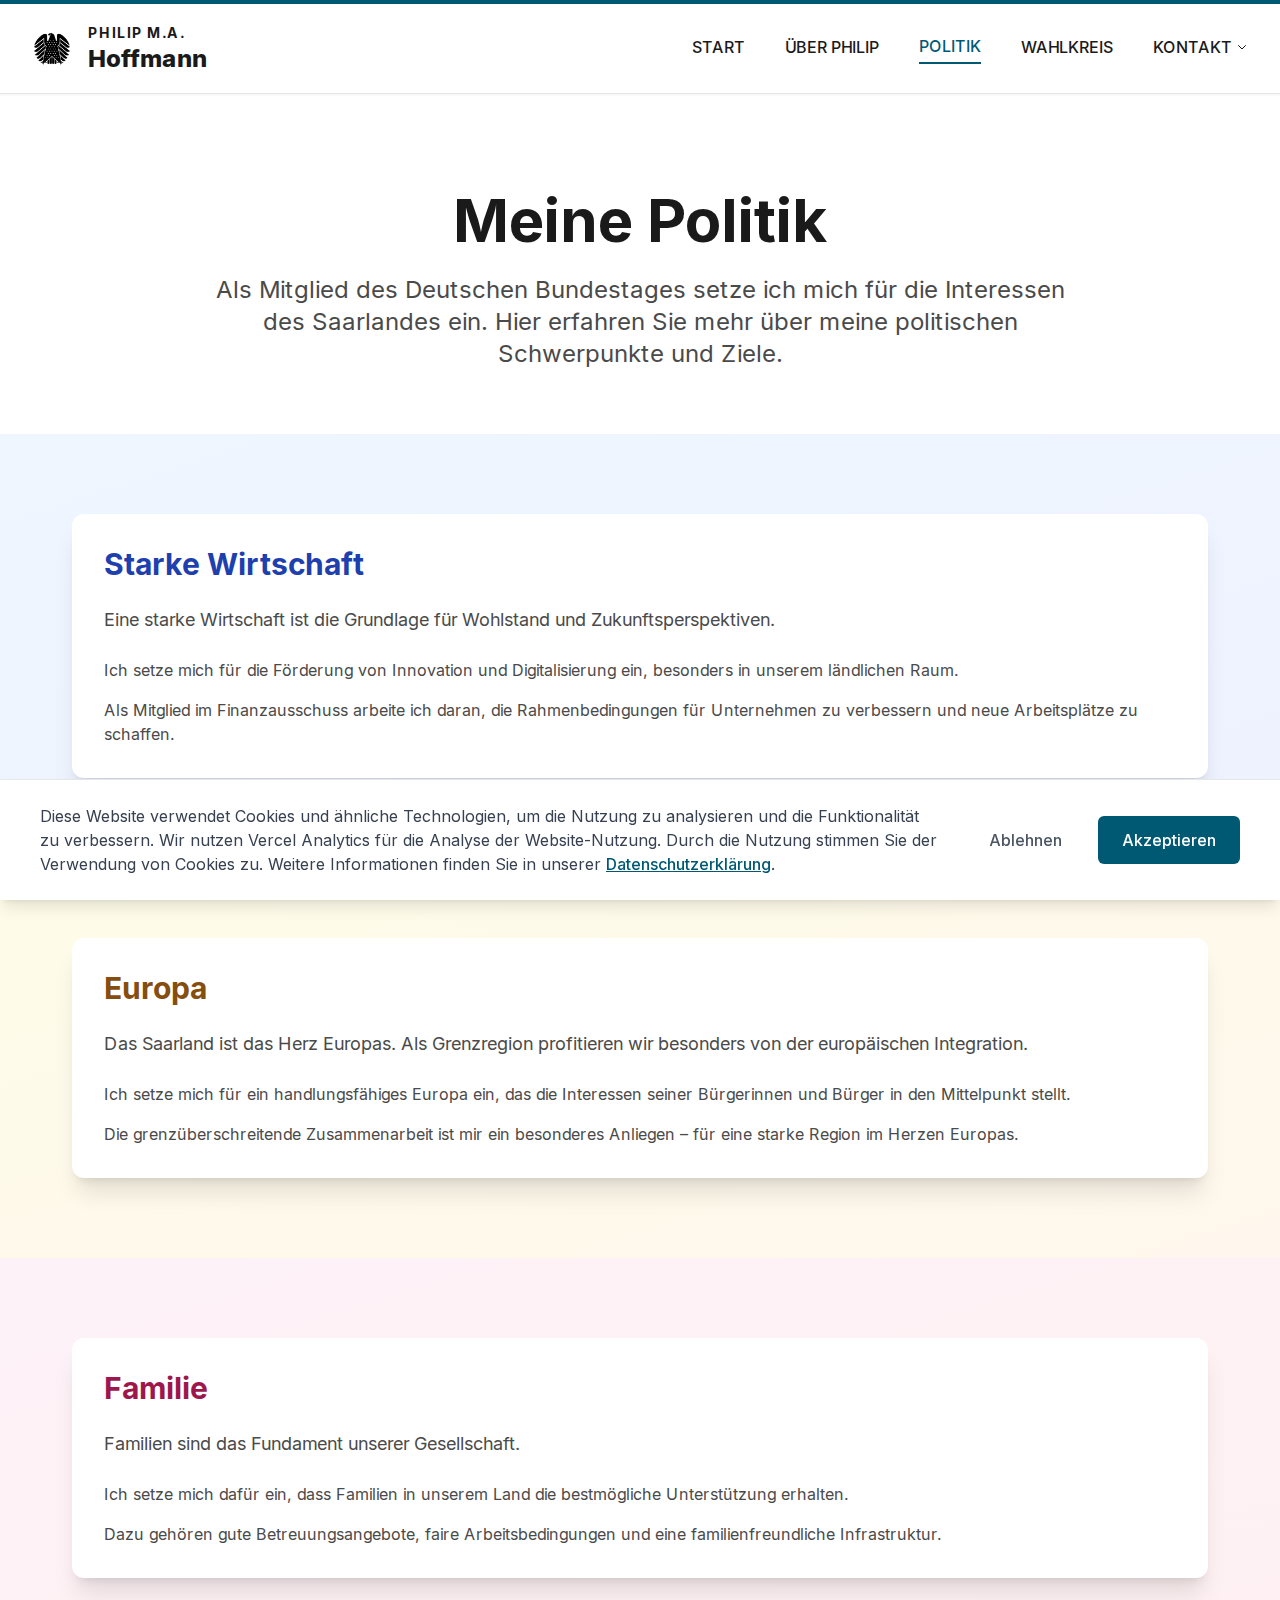
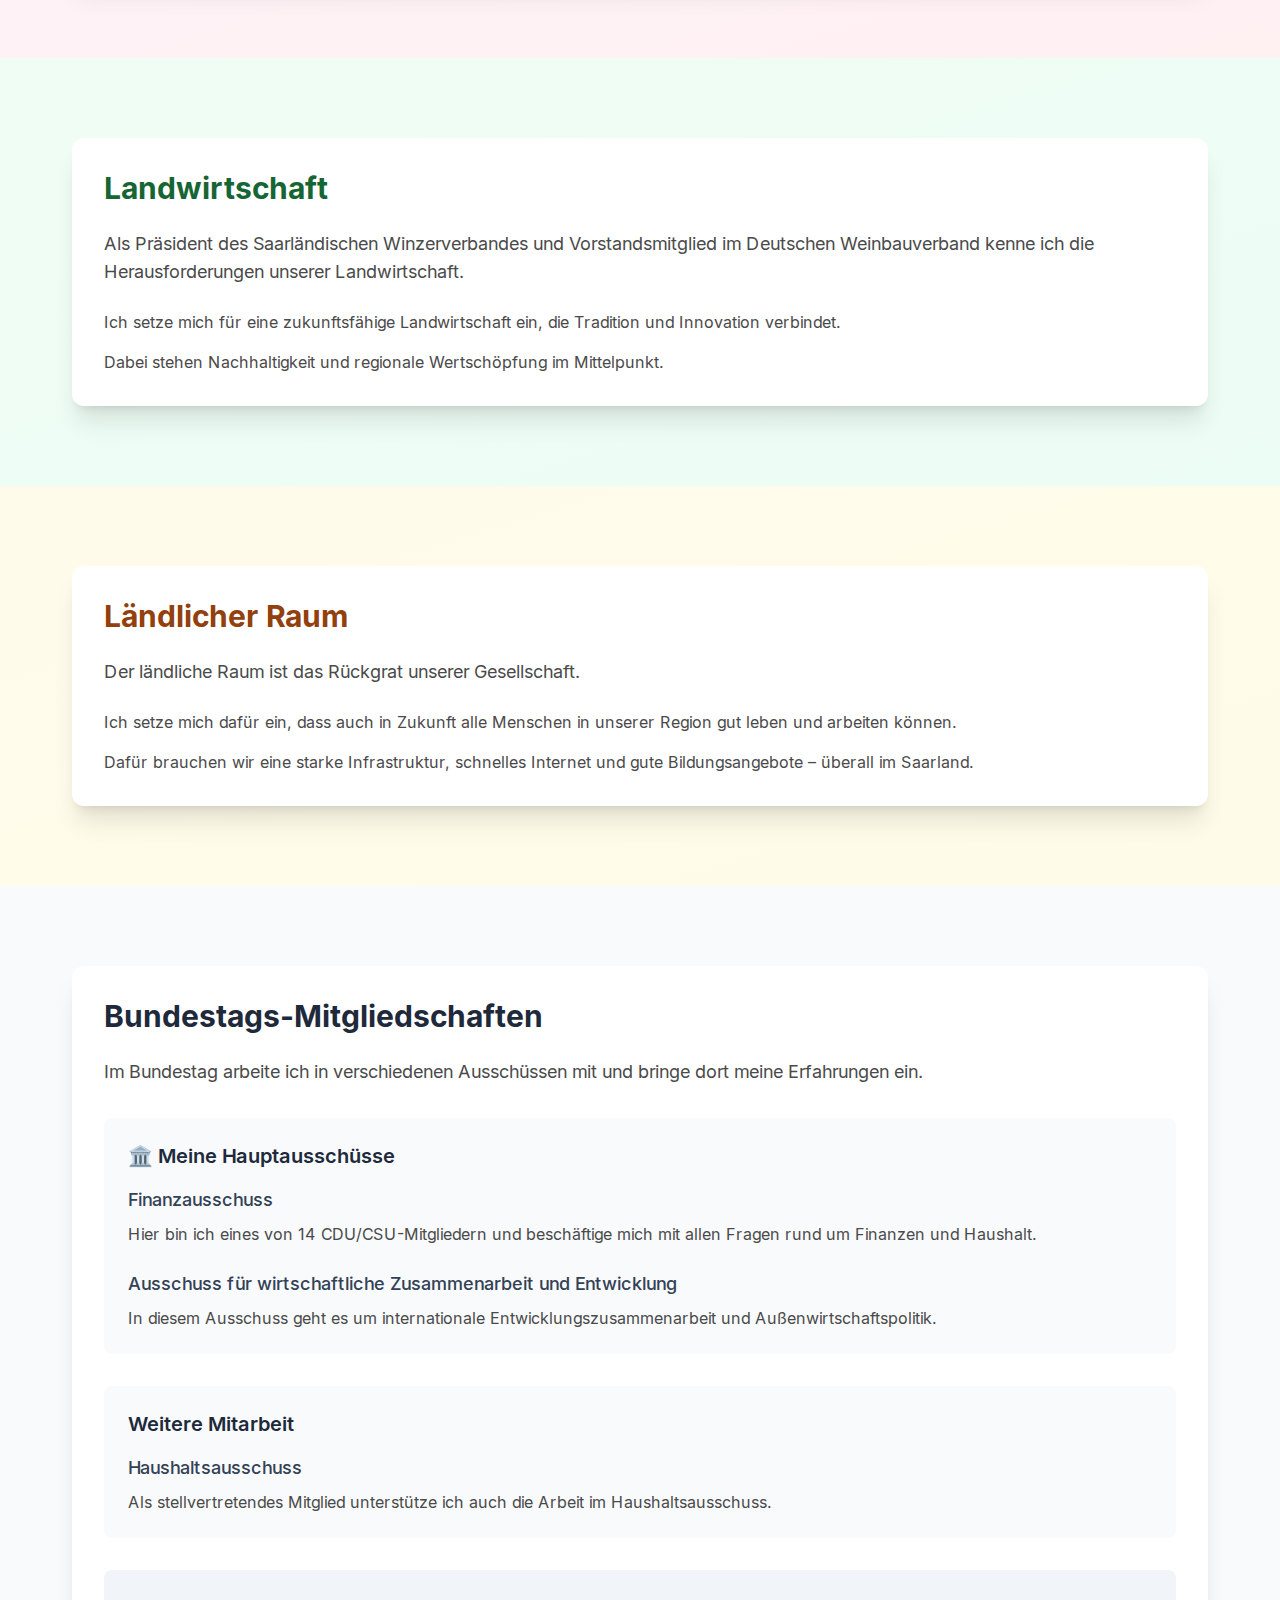
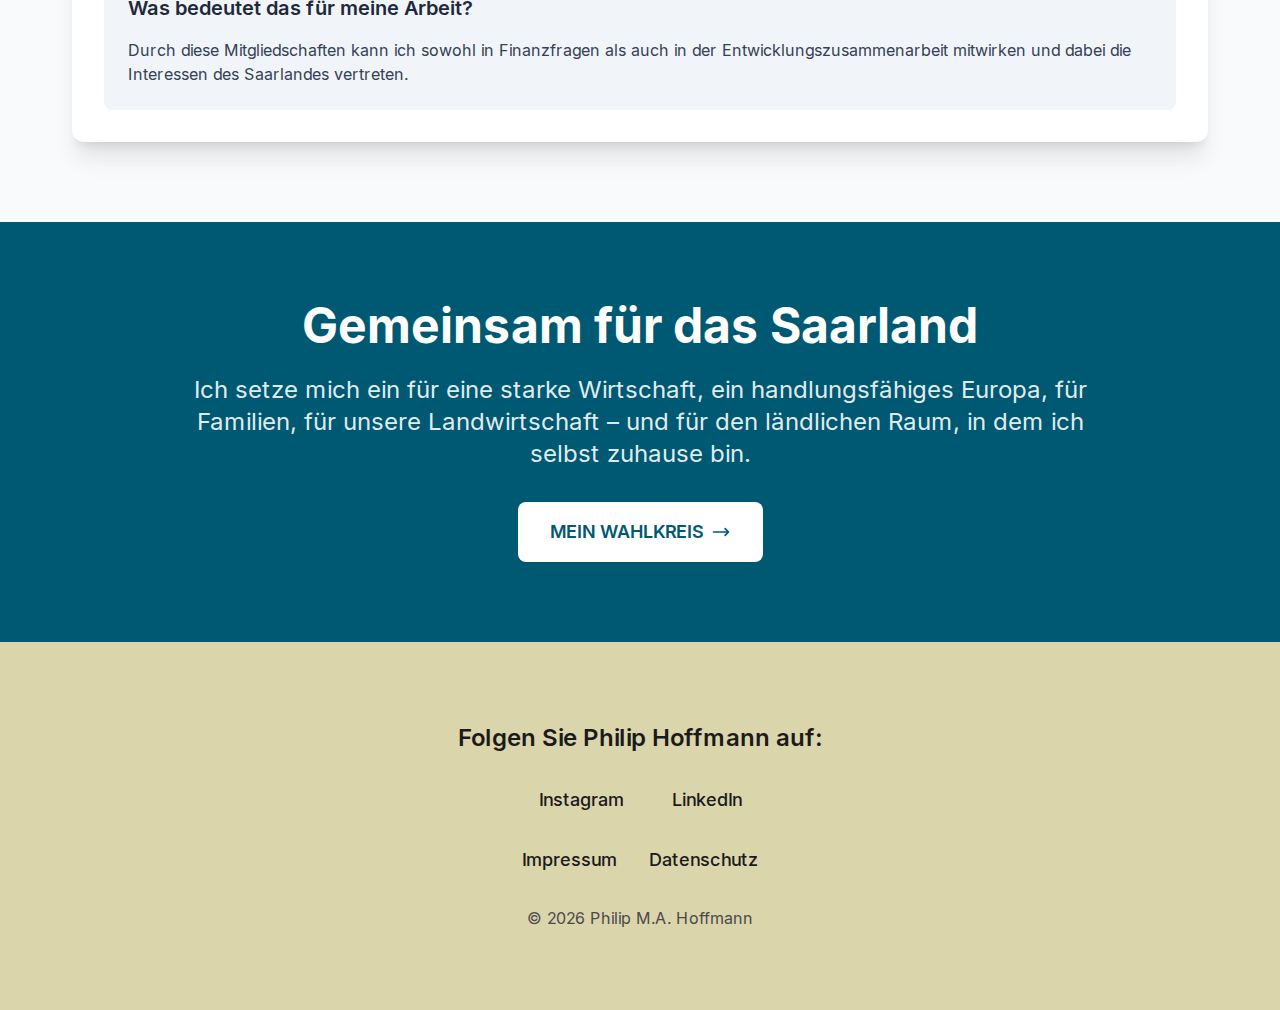
<file: politik.html>
<!DOCTYPE html><html lang="en"><head><meta charSet="utf-8"/><meta name="viewport" content="width=device-width"/><meta name="next-head-count" content="2"/><link rel="preload" href="/_next/static/media/e4af272ccee01ff0-s.p.woff2" as="font" type="font/woff2" crossorigin="anonymous" data-next-font="size-adjust"/><link rel="preload" href="/_next/static/css/dd2482fed0804e99.css" as="style"/><link rel="stylesheet" href="/_next/static/css/dd2482fed0804e99.css" data-n-g=""/><noscript data-n-css=""></noscript><script defer="" nomodule="" src="/_next/static/chunks/polyfills-42372ed130431b0a.js"></script><script src="/_next/static/chunks/webpack-8fa1640cc84ba8fe.js" defer=""></script><script src="/_next/static/chunks/framework-64ad27b21261a9ce.js" defer=""></script><script src="/_next/static/chunks/main-ac2ed6cc94b06971.js" defer=""></script><script src="/_next/static/chunks/pages/_app-c2be509f74216080.js" defer=""></script><script src="/_next/static/chunks/pages/politik-038152d5417b1fb3.js" defer=""></script><script src="/_next/static/gCXcpLJQYXtEL3uM5RmPT/_buildManifest.js" defer=""></script><script src="/_next/static/gCXcpLJQYXtEL3uM5RmPT/_ssgManifest.js" defer=""></script></head><body class="antialiased"><div id="__next"><div class="__className_e8ce0c"><header class="sticky top-0 left-0 w-full bg-white z-50"><div class="h-1 bg-[var(--color-primary)]"></div><nav class="w-full flex items-center justify-between py-4 sm:py-6 h-[70px] sm:h-[90px] border-b border-[var(--color-border-light)] shadow-sm px-4 sm:px-6 md:px-8"><a class="flex items-center space-x-3 sm:space-x-4 hover:opacity-80 transition-opacity duration-200" href="/"><div class="w-8 h-8 sm:w-10 sm:h-10 flex items-center justify-center"><img src="/bundestag-eagle.png" alt="Bundestag Eagle Logo" class="w-7 h-7 sm:w-9 sm:h-9 object-contain"/></div><div class="leading-tight flex flex-col justify-center"><div class="flex items-center space-x-1"><span class="font-bold text-xs sm:text-sm tracking-widest uppercase text-[var(--color-text-main)] leading-none">PHILIP</span><span class="font-bold text-xs sm:text-sm tracking-widest uppercase text-[var(--color-text-main)] leading-none">M.A.</span></div><span class="font-extrabold text-lg sm:text-2xl text-[var(--color-text-main)] leading-none">Hoffmann</span></div></a><div class="hidden md:flex items-center space-x-6 lg:space-x-8 xl:space-x-10 ml-8 flex-1 justify-end"><a class="font-medium uppercase pb-1 transition-colors text-sm lg:text-base text-[var(--color-text-main)] hover:text-[var(--color-primary)] hover:border-b-2 hover:border-[var(--color-primary)]" href="/">START</a><a class="font-medium uppercase pb-1 transition-colors text-sm lg:text-base text-[var(--color-text-main)] hover:text-[var(--color-primary)] hover:border-b-2 hover:border-[var(--color-primary)]" href="/ueber-mich">ÜBER PHILIP</a><a class="font-medium uppercase pb-1 transition-colors text-sm lg:text-base text-[var(--color-primary)] border-b-2 border-[var(--color-primary)]" href="/politik">POLITIK</a><a class="font-medium uppercase pb-1 transition-colors text-sm lg:text-base text-[var(--color-text-main)] hover:text-[var(--color-primary)] hover:border-b-2 hover:border-[var(--color-primary)]" href="/wahlkreis">WAHLKREIS</a><div class="relative"><button class="font-medium uppercase text-[var(--color-text-main)] hover:text-[var(--color-primary)] hover:border-b-2 hover:border-[var(--color-primary)] pb-1 flex items-center transition-colors text-sm lg:text-base">KONTAKT<svg class="ml-1 w-3 h-3 transition-transform duration-200 " fill="none" stroke="currentColor" stroke-width="2" viewBox="0 0 24 24"><path stroke-linecap="round" stroke-linejoin="round" d="M19 9l-7 7-7-7"></path></svg></button></div></div><div class="md:hidden flex items-center"><button class="text-[var(--color-text-main)] focus:outline-none p-2" aria-label="Toggle mobile menu"><svg width="24" height="24" fill="none" stroke="currentColor" stroke-width="2" viewBox="0 0 24 24"><path stroke-linecap="round" stroke-linejoin="round" d="M4 6h16M4 12h16M4 18h16"></path></svg></button></div></nav></header><main class="min-h-screen bg-white"><section class="w-full bg-white pt-20 sm:pt-24 pb-12 sm:pb-16"><div class="max-w-[1200px] mx-auto px-4 sm:px-6 md:px-8"><h1 class="text-3xl sm:text-4xl md:text-5xl lg:text-6xl font-bold mb-4 sm:mb-6 text-center">Meine Politik</h1><p class="text-lg sm:text-xl md:text-2xl text-[var(--color-text-secondary)] max-w-4xl mx-auto text-center leading-relaxed">Als Mitglied des Deutschen Bundestages setze ich mich für die Interessen des Saarlandes ein. Hier erfahren Sie mehr über meine politischen Schwerpunkte und Ziele.</p></div></section><section class="w-full bg-gradient-to-br from-blue-50 to-indigo-50 py-12 sm:py-16 md:py-20"><div class="max-w-[1200px] mx-auto px-4 sm:px-6 md:px-8"><div class="bg-white rounded-xl shadow-xl p-6 sm:p-8 hover:shadow-2xl transition-shadow duration-300"><h2 class="text-xl sm:text-2xl md:text-3xl font-bold mb-4 sm:mb-6 text-blue-800">Starke Wirtschaft</h2><p class="text-base sm:text-lg text-[var(--color-text-secondary)] leading-relaxed mb-4 sm:mb-6">Eine starke Wirtschaft ist die Grundlage für Wohlstand und Zukunftsperspektiven.</p><div class="space-y-3 sm:space-y-4 text-[var(--color-text-secondary)] text-sm sm:text-base leading-relaxed"><p>Ich setze mich für die Förderung von Innovation und Digitalisierung ein, besonders in unserem ländlichen Raum.</p><p>Als Mitglied im Finanzausschuss arbeite ich daran, die Rahmenbedingungen für Unternehmen zu verbessern und neue Arbeitsplätze zu schaffen.</p></div></div></div></section><section class="w-full bg-gradient-to-br from-yellow-50 to-orange-50 py-12 sm:py-16 md:py-20"><div class="max-w-[1200px] mx-auto px-4 sm:px-6 md:px-8"><div class="bg-white rounded-xl shadow-xl p-6 sm:p-8 hover:shadow-2xl transition-shadow duration-300"><h2 class="text-xl sm:text-2xl md:text-3xl font-bold mb-4 sm:mb-6 text-yellow-800">Europa</h2><p class="text-base sm:text-lg text-[var(--color-text-secondary)] leading-relaxed mb-4 sm:mb-6">Das Saarland ist das Herz Europas. Als Grenzregion profitieren wir besonders von der europäischen Integration.</p><div class="space-y-3 sm:space-y-4 text-[var(--color-text-secondary)] text-sm sm:text-base leading-relaxed"><p>Ich setze mich für ein handlungsfähiges Europa ein, das die Interessen seiner Bürgerinnen und Bürger in den Mittelpunkt stellt.</p><p>Die grenzüberschreitende Zusammenarbeit ist mir ein besonderes Anliegen – für eine starke Region im Herzen Europas.</p></div></div></div></section><section class="w-full bg-gradient-to-br from-pink-50 to-rose-50 py-12 sm:py-16 md:py-20"><div class="max-w-[1200px] mx-auto px-4 sm:px-6 md:px-8"><div class="bg-white rounded-xl shadow-xl p-6 sm:p-8 hover:shadow-2xl transition-shadow duration-300"><h2 class="text-xl sm:text-2xl md:text-3xl font-bold mb-4 sm:mb-6 text-pink-800">Familie</h2><p class="text-base sm:text-lg text-[var(--color-text-secondary)] leading-relaxed mb-4 sm:mb-6">Familien sind das Fundament unserer Gesellschaft.</p><div class="space-y-3 sm:space-y-4 text-[var(--color-text-secondary)] text-sm sm:text-base leading-relaxed"><p>Ich setze mich dafür ein, dass Familien in unserem Land die bestmögliche Unterstützung erhalten.</p><p>Dazu gehören gute Betreuungsangebote, faire Arbeitsbedingungen und eine familienfreundliche Infrastruktur.</p></div></div></div></section><section class="w-full bg-gradient-to-br from-green-50 to-emerald-50 py-12 sm:py-16 md:py-20"><div class="max-w-[1200px] mx-auto px-4 sm:px-6 md:px-8"><div class="bg-white rounded-xl shadow-xl p-6 sm:p-8 hover:shadow-2xl transition-shadow duration-300"><h2 class="text-xl sm:text-2xl md:text-3xl font-bold mb-4 sm:mb-6 text-green-800">Landwirtschaft</h2><p class="text-base sm:text-lg text-[var(--color-text-secondary)] leading-relaxed mb-4 sm:mb-6">Als Präsident des Saarländischen Winzerverbandes und Vorstandsmitglied im Deutschen Weinbauverband kenne ich die Herausforderungen unserer Landwirtschaft.</p><div class="space-y-3 sm:space-y-4 text-[var(--color-text-secondary)] text-sm sm:text-base leading-relaxed"><p>Ich setze mich für eine zukunftsfähige Landwirtschaft ein, die Tradition und Innovation verbindet.</p><p>Dabei stehen Nachhaltigkeit und regionale Wertschöpfung im Mittelpunkt.</p></div></div></div></section><section class="w-full bg-gradient-to-br from-amber-50 to-yellow-50 py-12 sm:py-16 md:py-20"><div class="max-w-[1200px] mx-auto px-4 sm:px-6 md:px-8"><div class="bg-white rounded-xl shadow-xl p-6 sm:p-8 hover:shadow-2xl transition-shadow duration-300"><h2 class="text-xl sm:text-2xl md:text-3xl font-bold mb-4 sm:mb-6 text-amber-800">Ländlicher Raum</h2><p class="text-base sm:text-lg text-[var(--color-text-secondary)] leading-relaxed mb-4 sm:mb-6">Der ländliche Raum ist das Rückgrat unserer Gesellschaft.</p><div class="space-y-3 sm:space-y-4 text-[var(--color-text-secondary)] text-sm sm:text-base leading-relaxed"><p>Ich setze mich dafür ein, dass auch in Zukunft alle Menschen in unserer Region gut leben und arbeiten können.</p><p>Dafür brauchen wir eine starke Infrastruktur, schnelles Internet und gute Bildungsangebote – überall im Saarland.</p></div></div></div></section><section id="bundestags-mitgliedschaften" class="w-full bg-gradient-to-br from-slate-50 to-gray-50 py-12 sm:py-16 md:py-20"><div class="max-w-[1200px] mx-auto px-4 sm:px-6 md:px-8"><div class="bg-white rounded-xl shadow-xl p-6 sm:p-8 hover:shadow-2xl transition-shadow duration-300"><h2 class="text-xl sm:text-2xl md:text-3xl font-bold mb-4 sm:mb-6 text-slate-800">Bundestags-Mitgliedschaften</h2><p class="text-base sm:text-lg text-[var(--color-text-secondary)] leading-relaxed mb-6 sm:mb-8">Im Bundestag arbeite ich in verschiedenen Ausschüssen mit und bringe dort meine Erfahrungen ein.</p><div class="space-y-6 sm:space-y-8"><div class="bg-slate-50 rounded-lg p-4 sm:p-6"><h3 class="font-semibold text-slate-800 mb-3 sm:mb-4 text-lg sm:text-xl">🏛️ Meine Hauptausschüsse</h3><div class="space-y-4 sm:space-y-6"><div><h4 class="font-medium text-slate-700 text-base sm:text-lg mb-2">Finanzausschuss</h4><p class="text-sm sm:text-base text-[var(--color-text-secondary)] leading-relaxed">Hier bin ich eines von 14 CDU/CSU-Mitgliedern und beschäftige mich mit allen Fragen rund um Finanzen und Haushalt.</p></div><div><h4 class="font-medium text-slate-700 text-base sm:text-lg mb-2">Ausschuss für wirtschaftliche Zusammenarbeit und Entwicklung</h4><p class="text-sm sm:text-base text-[var(--color-text-secondary)] leading-relaxed">In diesem Ausschuss geht es um internationale Entwicklungszusammenarbeit und Außenwirtschaftspolitik.</p></div></div></div><div class="bg-slate-50 rounded-lg p-4 sm:p-6"><h3 class="font-semibold text-slate-800 mb-3 sm:mb-4 text-lg sm:text-xl">Weitere Mitarbeit</h3><div><h4 class="font-medium text-slate-700 text-base sm:text-lg mb-2">Haushaltsausschuss</h4><p class="text-sm sm:text-base text-[var(--color-text-secondary)] leading-relaxed">Als stellvertretendes Mitglied unterstütze ich auch die Arbeit im Haushaltsausschuss.</p></div></div><div class="bg-slate-100 rounded-lg p-4 sm:p-6"><h3 class="font-semibold text-slate-800 mb-3 sm:mb-4 text-lg sm:text-xl">Was bedeutet das für meine Arbeit?</h3><p class="text-sm sm:text-base text-slate-700 leading-relaxed">Durch diese Mitgliedschaften kann ich sowohl in Finanzfragen als auch in der Entwicklungszusammenarbeit mitwirken und dabei die Interessen des Saarlandes vertreten.</p></div></div></div></div></section><section class="w-full bg-[#005973] py-12 sm:py-16 md:py-20"><div class="max-w-[1200px] mx-auto px-4 sm:px-6 md:px-8 text-center"><h2 class="text-2xl sm:text-3xl md:text-4xl lg:text-5xl font-bold mb-4 sm:mb-6 text-white">Gemeinsam für das Saarland</h2><p class="text-lg sm:text-xl md:text-2xl mb-6 sm:mb-8 text-white/90 max-w-4xl mx-auto leading-relaxed">Ich setze mich ein für eine starke Wirtschaft, ein handlungsfähiges Europa, für Familien, für unsere Landwirtschaft – und für den ländlichen Raum, in dem ich selbst zuhause bin.</p><a class="inline-flex items-center px-6 sm:px-8 py-3 sm:py-4 bg-white text-[#005973] font-semibold rounded-lg hover:bg-white/90 transition-all duration-300 ease-in-out hover:scale-105 hover:shadow-[0_0_15px_rgba(255,255,255,0.2)] text-base sm:text-lg" href="/wahlkreis">MEIN WAHLKREIS<svg class="w-4 h-4 sm:w-5 sm:h-5 ml-2" fill="none" stroke="currentColor" stroke-width="2" viewBox="0 0 24 24"><path stroke-linecap="round" stroke-linejoin="round" d="M17 8l4 4m0 0l-4 4m4-4H3"></path></svg></a></div></section><footer class="w-full bg-[#dbd5ac] py-12 sm:py-16 md:py-20"><div class="max-w-[1200px] mx-auto px-4 sm:px-6 md:px-8 text-center"><p class="text-lg sm:text-xl md:text-2xl font-semibold mb-6 sm:mb-8 text-[var(--color-text-main)]">Folgen Sie Philip Hoffmann auf:</p><div class="flex justify-center space-x-6 sm:space-x-8 md:space-x-12 mb-6 sm:mb-8"><a href="https://www.instagram.com/hoffmann_philip/" target="_blank" rel="noopener noreferrer" class="text-[var(--color-text-main)] hover:text-[var(--color-primary)] transition-colors font-medium text-base sm:text-lg">Instagram</a><a href="https://www.linkedin.com/in/philip-m-a-hoffmann-b3290550/" target="_blank" rel="noopener noreferrer" class="text-[var(--color-text-main)] hover:text-[var(--color-primary)] transition-colors font-medium text-base sm:text-lg">LinkedIn</a></div><nav class="flex flex-col sm:flex-row justify-center items-center gap-4 sm:gap-6 md:gap-8 mb-6 sm:mb-8"><a class="text-[var(--color-text-main)] hover:text-[var(--color-primary)] transition-colors font-medium text-base sm:text-lg" href="/impressum">Impressum</a><a class="text-[var(--color-text-main)] hover:text-[var(--color-primary)] transition-colors font-medium text-base sm:text-lg" href="/datenschutz">Datenschutz</a></nav><p class="text-sm sm:text-base text-[var(--color-text-secondary)]">© <!-- -->2025<!-- --> Philip M.A. Hoffmann</p></div></footer></main></div></div><script id="__NEXT_DATA__" type="application/json">{"props":{"pageProps":{}},"page":"/politik","query":{},"buildId":"gCXcpLJQYXtEL3uM5RmPT","nextExport":true,"autoExport":true,"isFallback":false,"scriptLoader":[]}</script></body></html>
</file>
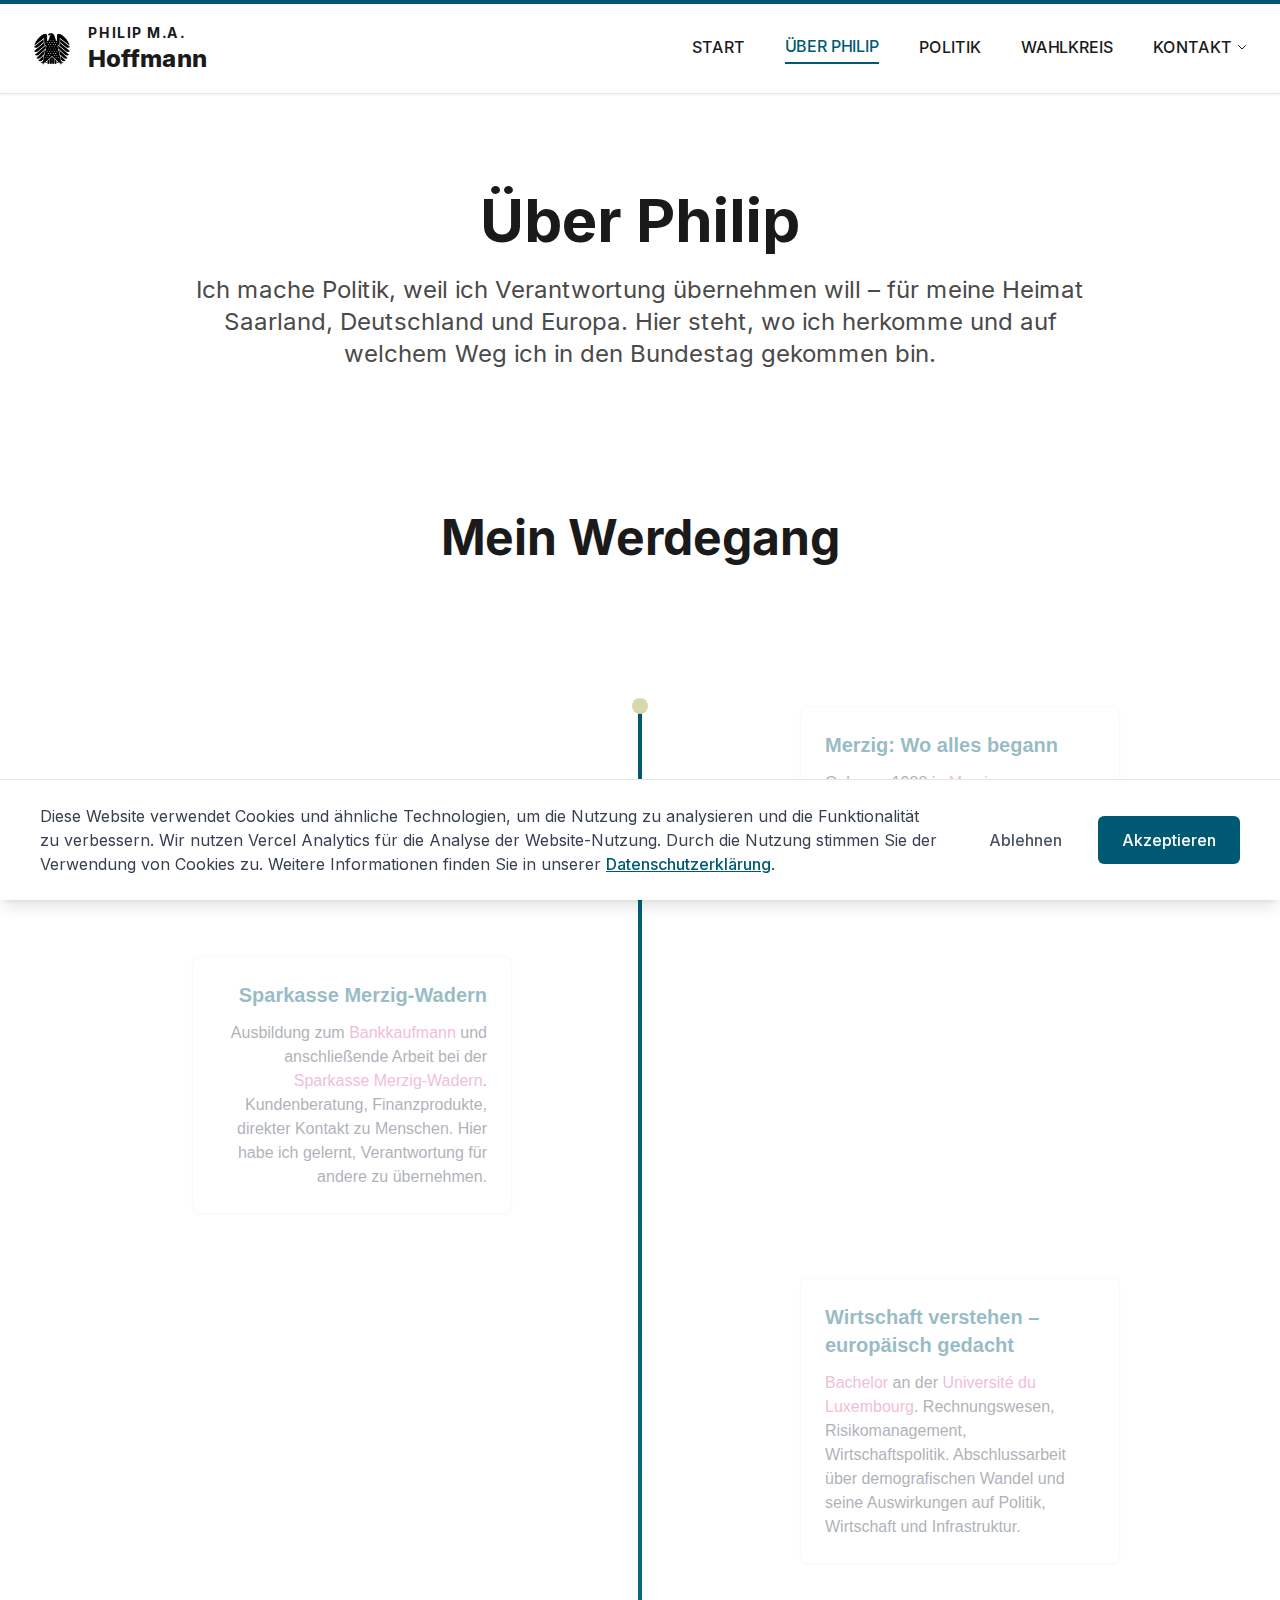
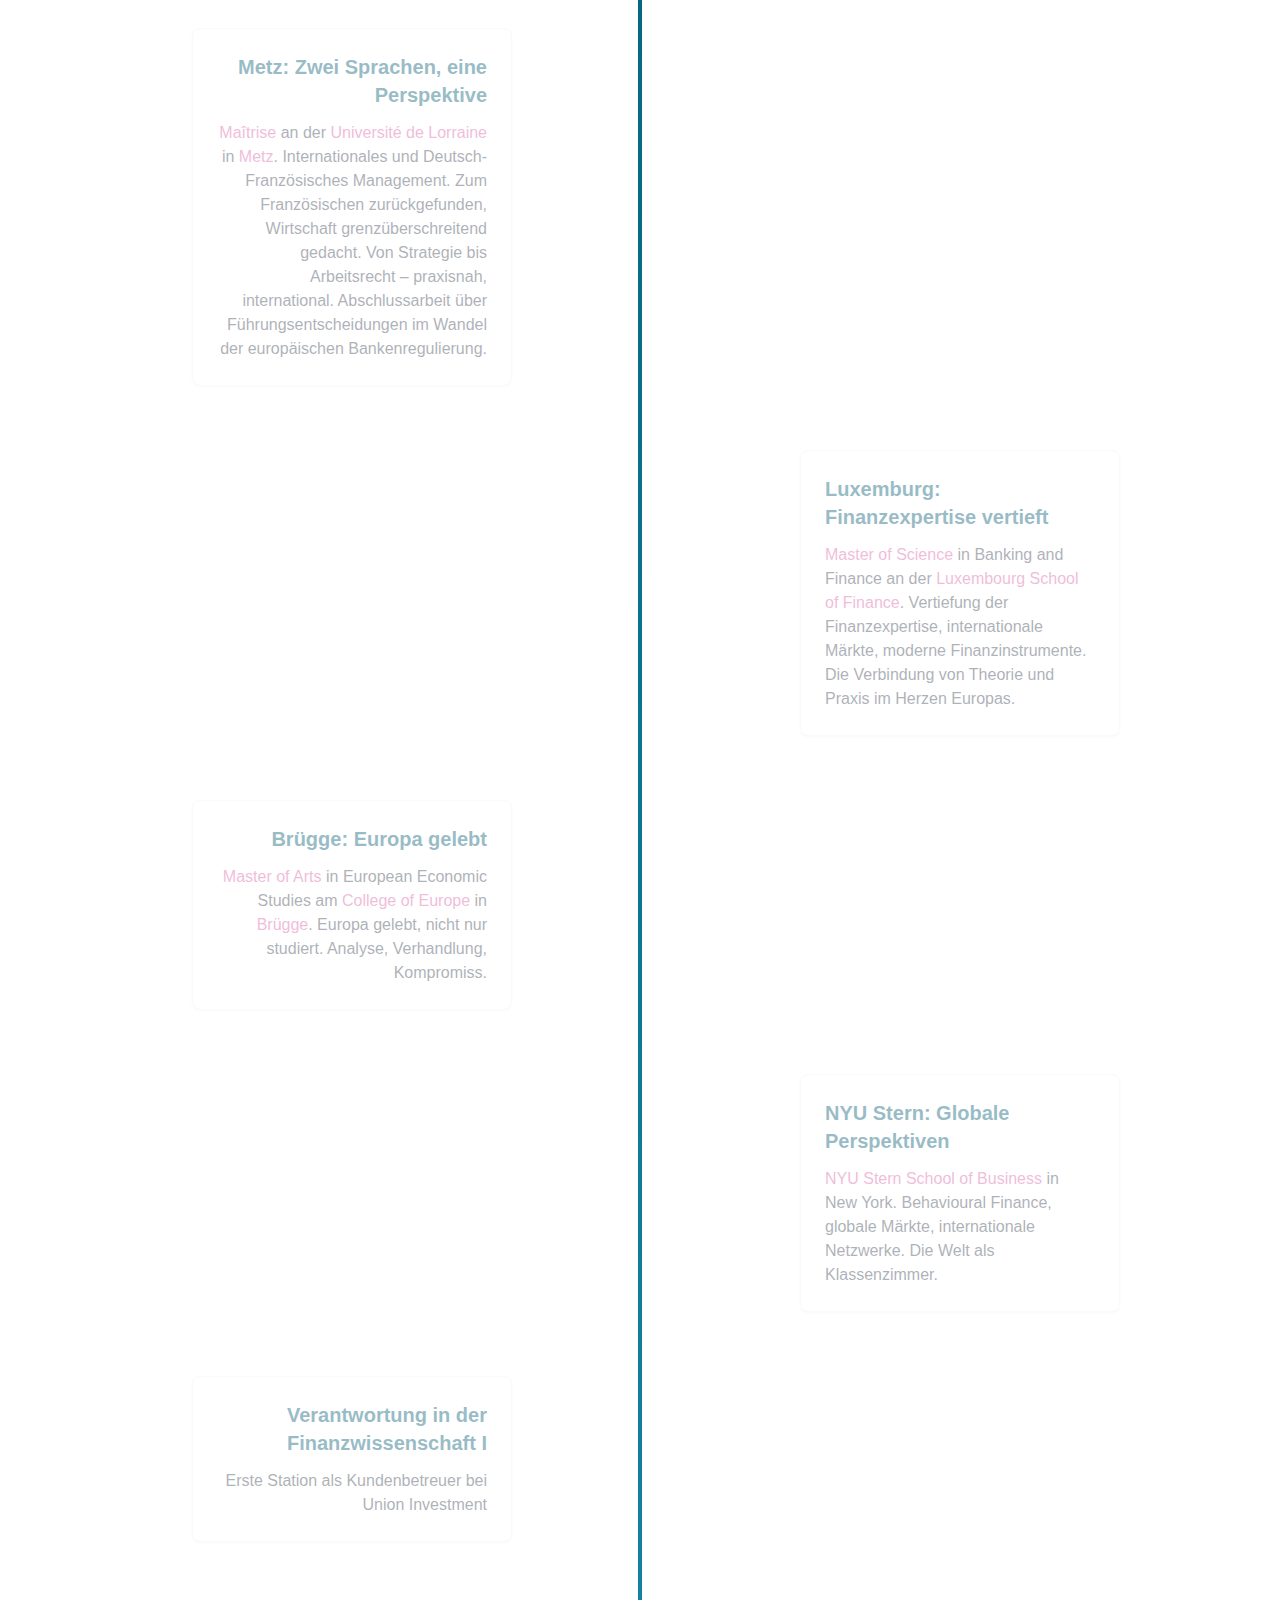
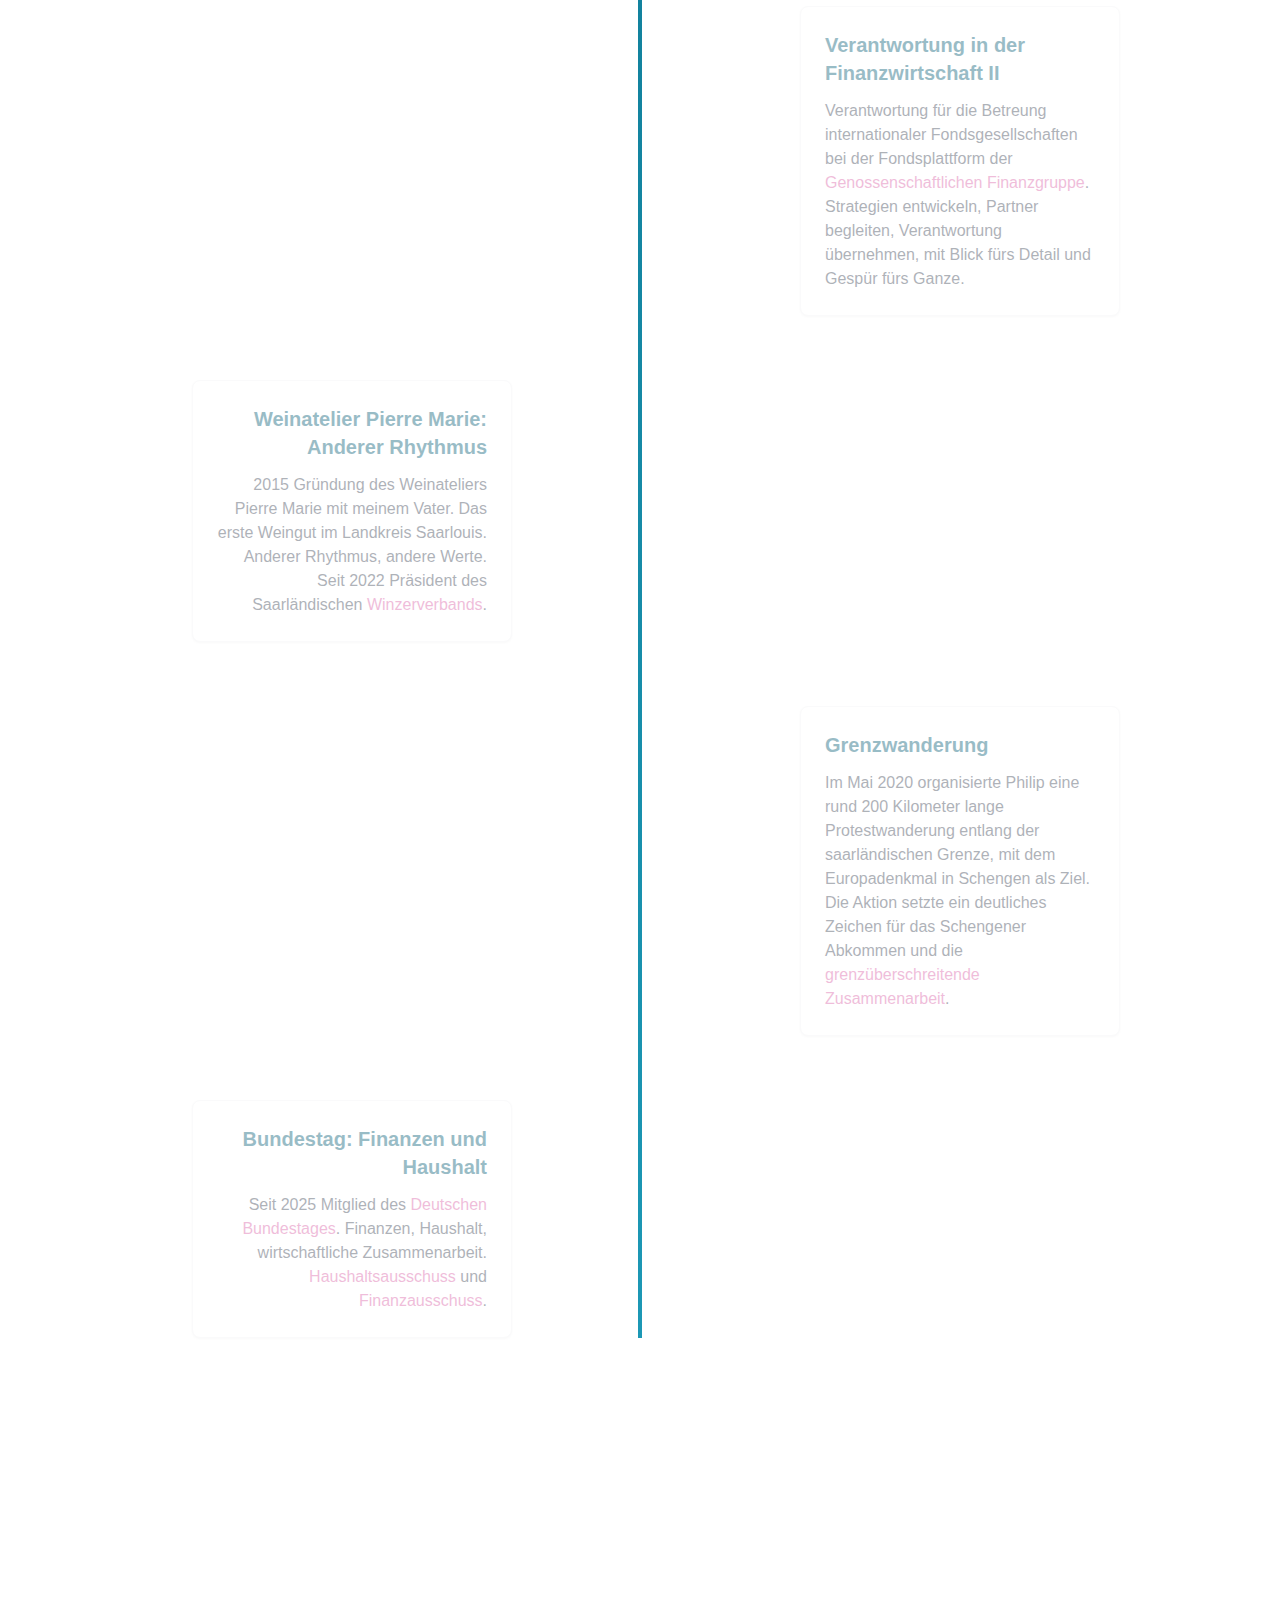
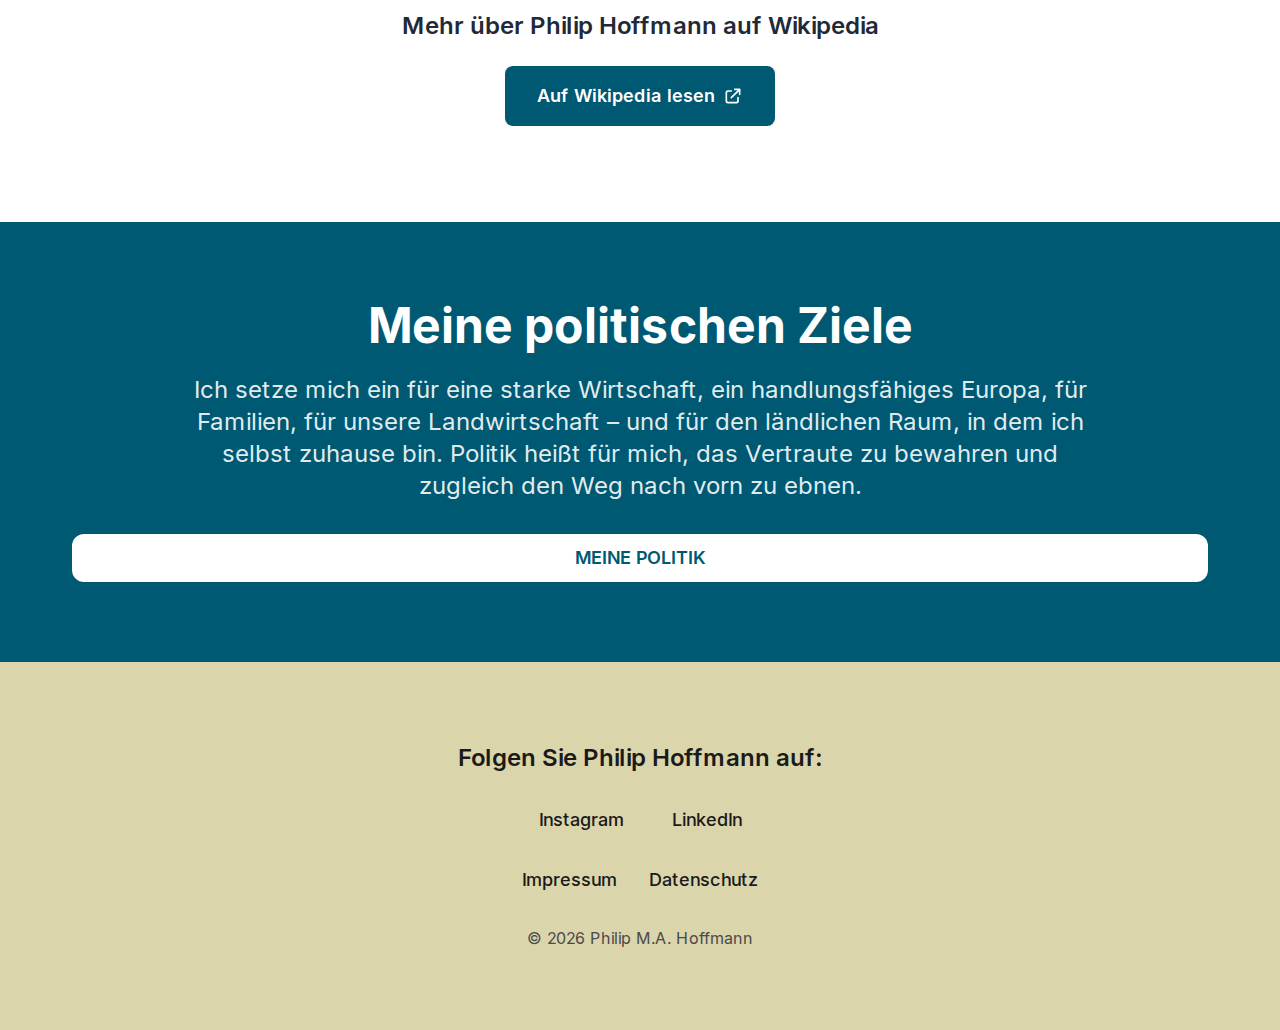
<file: ueber-mich-readable.html>
<!DOCTYPE html>
<html lang="de">
<head>
    <meta charSet="utf-8"/>
    <meta name="viewport" content="width=device-width"/>
    <meta name="next-head-count" content="2"/>
    <link rel="icon" type="image/x-icon" href="/favicon.ico"/>
    <link rel="shortcut icon" type="image/x-icon" href="/favicon.ico"/>
    <link rel="icon" type="image/png" sizes="32x32" href="/bundestag-eagle.png"/>
    <link rel="icon" type="image/png" sizes="16x16" href="/bundestag-eagle.png"/>
    <link rel="apple-touch-icon" href="/bundestag-eagle.png"/>
    <link rel="preload" href="/_next/static/media/e4af272ccee01ff0-s.p.woff2" as="font" type="font/woff2" crossorigin="anonymous" data-next-font="size-adjust"/>
    <link rel="preload" href="/_next/static/css/49f712c868971a95.css" as="style"/>
    <link rel="stylesheet" href="/_next/static/css/49f712c868971a95.css" data-n-g=""/>
    <noscript data-n-css=""></noscript>
    
    <!-- Console Error Fix Script -->
    <script src="console-error-fix.js"></script>
    
    <script defer="" nomodule="" src="/_next/static/chunks/polyfills-42372ed130431b0a.js"></script>
    <script src="/_next/static/chunks/webpack-8fa1640cc84ba8fe.js" defer=""></script>
    <script src="/_next/static/chunks/framework-64ad27b21261a9ce.js" defer=""></script>
    <script src="/_next/static/chunks/main-ac2ed6cc94b06971.js" defer=""></script>
    <script src="/_next/static/chunks/pages/_app-c2be509f74216080.js" defer=""></script>
    <script src="/_next/static/chunks/pages/ueber-mich-0ddf919c11dc6d6f.js" defer=""></script>
    <script src="/_next/static/W_NL5kiAbCWsJPag4Sn22/_buildManifest.js" defer=""></script>
    <script src="/_next/static/W_NL5kiAbCWsJPag4Sn22/_ssgManifest.js" defer=""></script>
</head>
<body class="antialiased">
    <div id="__next">
        <div class="__className_e8ce0c">
            <!-- Header -->
            <header class="sticky top-0 left-0 w-full bg-white z-50">
                <div class="h-1 bg-[var(--color-primary)]"></div>
                <nav class="w-full flex items-center justify-between py-4 sm:py-6 h-[70px] sm:h-[90px] border-b border-[var(--color-border-light)] shadow-sm px-4 sm:px-6 md:px-8">
                    <a class="flex items-center space-x-3 sm:space-x-4 hover:opacity-80 transition-opacity duration-200" href="/">
                        <div class="w-8 h-8 sm:w-10 sm:h-10 flex items-center justify-center">
                            <img src="/bundestag-eagle.png" alt="Bundestag Eagle Logo" class="w-7 h-7 sm:w-9 sm:h-9 object-contain"/>
                        </div>
                        <div class="leading-tight flex flex-col justify-center">
                            <div class="flex items-center space-x-1">
                                <span class="font-bold text-xs sm:text-sm tracking-widest uppercase text-[var(--color-text-main)] leading-none">PHILIP</span>
                                <span class="font-bold text-xs sm:text-sm tracking-widest uppercase text-[var(--color-text-main)] leading-none">M.A.</span>
                            </div>
                            <span class="font-extrabold text-lg sm:text-2xl text-[var(--color-text-main)] leading-none">Hoffmann</span>
                        </div>
                    </a>
                    <div class="hidden md:flex items-center space-x-6 lg:space-x-8 xl:space-x-10 ml-8 flex-1 justify-end">
                        <a class="font-medium uppercase pb-1 transition-colors text-sm lg:text-base text-[var(--color-text-main)] hover:text-[var(--color-primary)] hover:border-b-2 hover:border-[var(--color-primary)]" href="/">START</a>
                        <a class="font-medium uppercase pb-1 transition-colors text-sm lg:text-base text-[var(--color-primary)] border-b-2 border-[var(--color-primary)]" href="/ueber-mich">ÜBER PHILIP</a>
                        <a class="font-medium uppercase pb-1 transition-colors text-sm lg:text-base text-[var(--color-text-main)] hover:text-[var(--color-primary)] hover:border-b-2 hover:border-[var(--color-primary)]" href="/politik">POLITIK</a>
                        <a class="font-medium uppercase pb-1 transition-colors text-sm lg:text-base text-[var(--color-text-main)] hover:text-[var(--color-primary)] hover:border-b-2 hover:border-[var(--color-primary)]" href="/wahlkreis">WAHLKREIS</a>
                        <div class="relative">
                            <button class="font-medium uppercase text-[var(--color-text-main)] hover:text-[var(--color-primary)] hover:border-b-2 hover:border-[var(--color-primary)] pb-1 flex items-center transition-colors text-sm lg:text-base">KONTAKT<svg class="ml-1 w-3 h-3 transition-transform duration-200 " fill="none" stroke="currentColor" stroke-width="2" viewBox="0 0 24 24"><path stroke-linecap="round" stroke-linejoin="round" d="M19 9l-7 7-7-7"></path></svg></button>
                        </div>
                    </div>
                    <div class="md:hidden flex items-center">
                        <button class="text-[var(--color-text-main)] focus:outline-none p-2" aria-label="Toggle mobile menu">
                            <svg width="24" height="24" fill="none" stroke="currentColor" stroke-width="2" viewBox="0 0 24 24">
                                <path stroke-linecap="round" stroke-linejoin="round" d="M4 6h16M4 12h16M4 18h16"></path>
                            </svg>
                        </button>
                    </div>
                </nav>
            </header>

            <main class="min-h-screen bg-white">
                <!-- Hero Section -->
                <section class="w-full bg-white pt-20 sm:pt-24 pb-12 sm:pb-16">
                    <div class="max-w-[1200px] mx-auto px-4 sm:px-6 md:px-8">
                        <h1 class="text-3xl sm:text-4xl md:text-5xl lg:text-6xl font-bold mb-4 sm:mb-6 text-center">Über Philip</h1>
                        <p class="text-lg sm:text-xl md:text-2xl text-[var(--color-text-secondary)] max-w-4xl mx-auto text-center leading-relaxed">
                            Ich mache Politik, weil ich Verantwortung übernehmen will – für meine Heimat Saarland, Deutschland und Europa. Hier steht, wo ich herkomme und auf welchem Weg ich in den Bundestag gekommen bin.
                        </p>
                    </div>
                </section>

                <!-- Timeline Section -->
                <section class="w-full bg-white py-12 sm:py-16 md:py-20">
                    <div class="max-w-[1200px] mx-auto px-4 sm:px-6 md:px-8">
                        <h2 class="text-2xl sm:text-3xl md:text-4xl lg:text-5xl font-bold mb-8 sm:mb-12 text-center">Mein Werdegang</h2>
                        
                        <section class="relative w-full bg-white py-24 px-4 font-sans">
                            <div class="max-w-4xl mx-auto relative">
                                <!-- Timeline Line -->
                                <div class="absolute left-2 md:left-1/2 top-0 bottom-0 w-1 bg-gradient-to-b from-[#005973] to-[#1c98b5] md:-translate-x-1/2"></div>
                                <div class="absolute left-2 md:left-1/2 w-4 h-4 bg-[#dbd7ac] rounded-full z-10 md:-translate-x-1/2 transition-transform duration-75 ease-linear" style="top:0%;transform:translate(-50%, -50%)"></div>

                                <!-- Timeline Block 1: Merzig -->
                                <div class="mb-16 last:mb-0 relative transition-opacity duration-200 ease-out opacity-40">
                                    <div class="md:hidden ml-12">
                                        <div class="bg-white p-6 rounded-lg shadow-sm border border-gray-100 w-80">
                                            <h3 class="text-xl font-semibold text-[#005973] mb-3">Merzig: Wo alles begann</h3>
                                            <p class="text-gray-700">Geboren 1988 in <span class="text-[#d95ca4] font-medium">Merzig</span>, aufgewachsen in <span class="text-[#d95ca4] font-medium">Biringen</span>. Auf einem landwirtschaftlichen Betrieb lernte ich früh, Verantwortung übernehmen.</p>
                                        </div>
                                    </div>
                                    <div class="hidden md:grid md:grid-cols-3 gap-4">
                                        <div class=""></div>
                                        <div class="relative flex justify-center"></div>
                                        <div class="">
                                            <div class="bg-white p-6 rounded-lg shadow-sm border border-gray-100 w-80">
                                                <h3 class="text-xl font-semibold text-[#005973] mb-3">Merzig: Wo alles begann</h3>
                                                <p class="text-gray-700">Geboren 1988 in <span class="text-[#d95ca4] font-medium">Merzig</span>, aufgewachsen in <span class="text-[#d95ca4] font-medium">Biringen</span>. Auf einem landwirtschaftlichen Betrieb lernte ich früh, Verantwortung übernehmen.</p>
                                            </div>
                                        </div>
                                    </div>
                                </div>

                                <!-- Timeline Block 2: Sparkasse -->
                                <div class="mb-16 last:mb-0 relative transition-opacity duration-200 ease-out opacity-40">
                                    <div class="md:hidden ml-12">
                                        <div class="bg-white p-6 rounded-lg shadow-sm border border-gray-100 w-80">
                                            <h3 class="text-xl font-semibold text-[#005973] mb-3">Sparkasse Merzig-Wadern</h3>
                                            <p class="text-gray-700">Ausbildung zum <span class="text-[#d95ca4] font-medium">Bankkaufmann</span> und anschließende Arbeit bei der <span class="text-[#d95ca4] font-medium">Sparkasse <span class="text-[#d95ca4] font-medium">Merzig</span>-Wadern</span>. Kundenberatung, Finanzprodukte, direkter Kontakt zu Menschen. Hier habe ich gelernt, Verantwortung für andere zu übernehmen.</p>
                                        </div>
                                    </div>
                                    <div class="hidden md:grid md:grid-cols-3 gap-4">
                                        <div class="text-right">
                                            <div class="bg-white p-6 rounded-lg shadow-sm border border-gray-100 w-80">
                                                <h3 class="text-xl font-semibold text-[#005973] mb-3">Sparkasse Merzig-Wadern</h3>
                                                <p class="text-gray-700">Ausbildung zum <span class="text-[#d95ca4] font-medium">Bankkaufmann</span> und anschließende Arbeit bei der <span class="text-[#d95ca4] font-medium">Sparkasse <span class="text-[#d95ca4] font-medium">Merzig</span>-Wadern</span>. Kundenberatung, Finanzprodukte, direkter Kontakt zu Menschen. Hier habe ich gelernt, Verantwortung für andere zu übernehmen.</p>
                                            </div>
                                        </div>
                                        <div class="relative flex justify-center"></div>
                                        <div class=""></div>
                                    </div>
                                </div>

                                <!-- Timeline Block 3: Luxembourg Bachelor -->
                                <div class="mb-16 last:mb-0 relative transition-opacity duration-200 ease-out opacity-40">
                                    <div class="md:hidden ml-12">
                                        <div class="bg-white p-6 rounded-lg shadow-sm border border-gray-100 w-80">
                                            <h3 class="text-xl font-semibold text-[#005973] mb-3">Wirtschaft verstehen – europäisch gedacht</h3>
                                            <p class="text-gray-700"><span class="text-[#d95ca4] font-medium">Bachelor</span> an der <span class="text-[#d95ca4] font-medium">Université du Luxembourg</span>. Rechnungswesen, Risikomanagement, Wirtschaftspolitik. Abschlussarbeit über demografischen Wandel und seine Auswirkungen auf Politik, Wirtschaft und Infrastruktur.</p>
                                        </div>
                                    </div>
                                    <div class="hidden md:grid md:grid-cols-3 gap-4">
                                        <div class=""></div>
                                        <div class="relative flex justify-center"></div>
                                        <div class="">
                                            <div class="bg-white p-6 rounded-lg shadow-sm border border-gray-100 w-80">
                                                <h3 class="text-xl font-semibold text-[#005973] mb-3">Wirtschaft verstehen – europäisch gedacht</h3>
                                                <p class="text-gray-700"><span class="text-[#d95ca4] font-medium">Bachelor</span> an der <span class="text-[#d95ca4] font-medium">Université du Luxembourg</span>. Rechnungswesen, Risikomanagement, Wirtschaftspolitik. Abschlussarbeit über demografischen Wandel und seine Auswirkungen auf Politik, Wirtschaft und Infrastruktur.</p>
                                            </div>
                                        </div>
                                    </div>
                                </div>

                                <!-- Timeline Block 4: Metz -->
                                <div class="mb-16 last:mb-0 relative transition-opacity duration-200 ease-out opacity-40">
                                    <div class="md:hidden ml-12">
                                        <div class="bg-white p-6 rounded-lg shadow-sm border border-gray-100 w-80">
                                            <h3 class="text-xl font-semibold text-[#005973] mb-3">Metz: Zwei Sprachen, eine Perspektive</h3>
                                            <p class="text-gray-700"><span class="text-[#d95ca4] font-medium">Maîtrise</span> an der <span class="text-[#d95ca4] font-medium">Université de Lorraine</span> in <span class="text-[#d95ca4] font-medium">Metz</span>. Internationales und Deutsch-Französisches Management. Zum Französischen zurückgefunden, Wirtschaft grenzüberschreitend gedacht. Von Strategie bis Arbeitsrecht – praxisnah, international. Abschlussarbeit über Führungsentscheidungen im Wandel der europäischen Bankenregulierung.</p>
                                        </div>
                                    </div>
                                    <div class="hidden md:grid md:grid-cols-3 gap-4">
                                        <div class="text-right">
                                            <div class="bg-white p-6 rounded-lg shadow-sm border border-gray-100 w-80">
                                                <h3 class="text-xl font-semibold text-[#005973] mb-3">Metz: Zwei Sprachen, eine Perspektive</h3>
                                                <p class="text-gray-700"><span class="text-[#d95ca4] font-medium">Maîtrise</span> an der <span class="text-[#d95ca4] font-medium">Université de Lorraine</span> in <span class="text-[#d95ca4] font-medium">Metz</span>. Internationales und Deutsch-Französisches Management. Zum Französischen zurückgefunden, Wirtschaft grenzüberschreitend gedacht. Von Strategie bis Arbeitsrecht – praxisnah, international. Abschlussarbeit über Führungsentscheidungen im Wandel der europäischen Bankenregulierung.</p>
                                            </div>
                                        </div>
                                        <div class="relative flex justify-center"></div>
                                        <div class=""></div>
                                    </div>
                                </div>

                                <!-- Timeline Block 5: Luxembourg Master -->
                                <div class="mb-16 last:mb-0 relative transition-opacity duration-200 ease-out opacity-40">
                                    <div class="md:hidden ml-12">
                                        <div class="bg-white p-6 rounded-lg shadow-sm border border-gray-100 w-80">
                                            <h3 class="text-xl font-semibold text-[#005973] mb-3">Luxemburg: Finanzexpertise vertieft</h3>
                                            <p class="text-gray-700"><span class="text-[#d95ca4] font-medium">Master of Science</span> in Banking and Finance an der <span class="text-[#d95ca4] font-medium">Luxembourg School of Finance</span>. Vertiefung der Finanzexpertise, internationale Märkte, moderne Finanzinstrumente. Die Verbindung von Theorie und Praxis im Herzen Europas.</p>
                                        </div>
                                    </div>
                                    <div class="hidden md:grid md:grid-cols-3 gap-4">
                                        <div class=""></div>
                                        <div class="relative flex justify-center"></div>
                                        <div class="">
                                            <div class="bg-white p-6 rounded-lg shadow-sm border border-gray-100 w-80">
                                                <h3 class="text-xl font-semibold text-[#005973] mb-3">Luxemburg: Finanzexpertise vertieft</h3>
                                                <p class="text-gray-700"><span class="text-[#d95ca4] font-medium">Master of Science</span> in Banking and Finance an der <span class="text-[#d95ca4] font-medium">Luxembourg School of Finance</span>. Vertiefung der Finanzexpertise, internationale Märkte, moderne Finanzinstrumente. Die Verbindung von Theorie und Praxis im Herzen Europas.</p>
                                            </div>
                                        </div>
                                    </div>
                                </div>

                                <!-- Timeline Block 6: Brügge -->
                                <div class="mb-16 last:mb-0 relative transition-opacity duration-200 ease-out opacity-40">
                                    <div class="md:hidden ml-12">
                                        <div class="bg-white p-6 rounded-lg shadow-sm border border-gray-100 w-80">
                                            <h3 class="text-xl font-semibold text-[#005973] mb-3">Brügge: Europa gelebt</h3>
                                            <p class="text-gray-700"><span class="text-[#d95ca4] font-medium">Master of Arts</span> in European Economic Studies am <span class="text-[#d95ca4] font-medium">College of Europe</span> in <span class="text-[#d95ca4] font-medium">Brügge</span>. Europa gelebt, nicht nur studiert. Analyse, Verhandlung, Kompromiss.</p>
                                        </div>
                                    </div>
                                    <div class="hidden md:grid md:grid-cols-3 gap-4">
                                        <div class="text-right">
                                            <div class="bg-white p-6 rounded-lg shadow-sm border border-gray-100 w-80">
                                                <h3 class="text-xl font-semibold text-[#005973] mb-3">Brügge: Europa gelebt</h3>
                                                <p class="text-gray-700"><span class="text-[#d95ca4] font-medium">Master of Arts</span> in European Economic Studies am <span class="text-[#d95ca4] font-medium">College of Europe</span> in <span class="text-[#d95ca4] font-medium">Brügge</span>. Europa gelebt, nicht nur studiert. Analyse, Verhandlung, Kompromiss.</p>
                                            </div>
                                        </div>
                                        <div class="relative flex justify-center"></div>
                                        <div class=""></div>
                                    </div>
                                </div>

                                <!-- Timeline Block 7: NYU Stern -->
                                <div class="mb-16 last:mb-0 relative transition-opacity duration-200 ease-out opacity-40">
                                    <div class="md:hidden ml-12">
                                        <div class="bg-white p-6 rounded-lg shadow-sm border border-gray-100 w-80">
                                            <h3 class="text-xl font-semibold text-[#005973] mb-3">NYU Stern: Globale Perspektiven</h3>
                                            <p class="text-gray-700"><span class="text-[#d95ca4] font-medium">NYU Stern School of Business</span> in New York. Behavioural Finance, globale Märkte, internationale Netzwerke. Die Welt als Klassenzimmer.</p>
                                        </div>
                                    </div>
                                    <div class="hidden md:grid md:grid-cols-3 gap-4">
                                        <div class=""></div>
                                        <div class="relative flex justify-center"></div>
                                        <div class="">
                                            <div class="bg-white p-6 rounded-lg shadow-sm border border-gray-100 w-80">
                                                <h3 class="text-xl font-semibold text-[#005973] mb-3">NYU Stern: Globale Perspektiven</h3>
                                                <p class="text-gray-700"><span class="text-[#d95ca4] font-medium">NYU Stern School of Business</span> in New York. Behavioural Finance, globale Märkte, internationale Netzwerke. Die Welt als Klassenzimmer.</p>
                                            </div>
                                        </div>
                                    </div>
                                </div>

                                <!-- Timeline Block 8: Finanzwirtschaft -->
                                <div class="mb-16 last:mb-0 relative transition-opacity duration-200 ease-out opacity-40">
                                    <div class="md:hidden ml-12">
                                        <div class="bg-white p-6 rounded-lg shadow-sm border border-gray-100 w-80">
                                            <h3 class="text-xl font-semibold text-[#005973] mb-3">Verantwortung in der Finanzwissenschaft I</h3>
                                            <p class="text-gray-700">Erste Station als Kundenbetreuer bei Union Investment</p>
                                        </div>
                                    </div>
                                    <div class="hidden md:grid md:grid-cols-3 gap-4">
                                        <div class="text-right">
                                            <div class="bg-white p-6 rounded-lg shadow-sm border border-gray-100 w-80">
                                                <h3 class="text-xl font-semibold text-[#005973] mb-3">Verantwortung in der Finanzwissenschaft I</h3>
                                                <p class="text-gray-700">Erste Station als Kundenbetreuer bei Union Investment</p>
                                            </div>
                                        </div>
                                        <div class="relative flex justify-center"></div>
                                        <div class=""></div>
                                    </div>
                                </div>

                                <!-- Timeline Block 9: Weinatelier -->
                                <div class="mb-16 last:mb-0 relative transition-opacity duration-200 ease-out opacity-40">
                                    <div class="md:hidden ml-12">
                                        <div class="bg-white p-6 rounded-lg shadow-sm border border-gray-100 w-80">
                                            <h3 class="text-xl font-semibold text-[#005973] mb-3">Weinatelier Pierre Marie: Anderer Rhythmus</h3>
                                            <p class="text-gray-700">2015 Gründung des Weinateliers Pierre Marie mit meinem Vater. Das erste Weingut im Landkreis Saarlouis. Anderer Rhythmus, andere Werte. Seit 2022 Präsident des Saarländischen <span class="text-[#d95ca4] font-medium">Winzerverbands</span>.</p>
                                        </div>
                                    </div>
                                    <div class="hidden md:grid md:grid-cols-3 gap-4">
                                        <div class=""></div>
                                        <div class="relative flex justify-center"></div>
                                        <div class="">
                                            <div class="bg-white p-6 rounded-lg shadow-sm border border-gray-100 w-80">
                                                <h3 class="text-xl font-semibold text-[#005973] mb-3">Weinatelier Pierre Marie: Anderer Rhythmus</h3>
                                                <p class="text-gray-700">2015 Gründung des Weinateliers Pierre Marie mit meinem Vater. Das erste Weingut im Landkreis Saarlouis. Anderer Rhythmus, andere Werte. Seit 2022 Präsident des Saarländischen <span class="text-[#d95ca4] font-medium">Winzerverbands</span>.</p>
                                            </div>
                                        </div>
                                    </div>
                                </div>

                                <!-- Timeline Block 10: Grenzwanderung -->
                                <div class="mb-16 last:mb-0 relative transition-opacity duration-200 ease-out opacity-40">
                                    <div class="md:hidden ml-12">
                                        <div class="bg-white p-6 rounded-lg shadow-sm border border-gray-100 w-80">
                                            <h3 class="text-xl font-semibold text-[#005973] mb-3">Grenzwanderung</h3>
                                            <p class="text-gray-700">Im Mai 2020 organisierte Philip eine rund 200 Kilometer lange Protestwanderung entlang der saarländischen Grenze, mit dem Europadenkmal in Schengen als Ziel. Die Aktion setzte ein deutliches Zeichen für das Schengener Abkommen und die <span class="text-[#d95ca4] font-medium">grenzüberschreitende Zusammenarbeit</span>.</p>
                                        </div>
                                    </div>
                                    <div class="hidden md:grid md:grid-cols-3 gap-4">
                                        <div class="text-right">
                                            <div class="bg-white p-6 rounded-lg shadow-sm border border-gray-100 w-80">
                                                <h3 class="text-xl font-semibold text-[#005973] mb-3">Grenzwanderung</h3>
                                                <p class="text-gray-700">Im Mai 2020 organisierte Philip eine rund 200 Kilometer lange Protestwanderung entlang der saarländischen Grenze, mit dem Europadenkmal in Schengen als Ziel. Die Aktion setzte ein deutliches Zeichen für das Schengener Abkommen und die <span class="text-[#d95ca4] font-medium">grenzüberschreitende Zusammenarbeit</span>.</p>
                                            </div>
                                        </div>
                                        <div class="relative flex justify-center"></div>
                                        <div class=""></div>
                                    </div>
                                </div>

                                <!-- Timeline Block 11: Bundestag -->
                                <div class="mb-16 last:mb-0 relative transition-opacity duration-200 ease-out opacity-40">
                                    <div class="md:hidden ml-12">
                                        <div class="bg-white p-6 rounded-lg shadow-sm border border-gray-100 w-80">
                                            <h3 class="text-xl font-semibold text-[#005973] mb-3">Bundestag: Finanzen und Haushalt</h3>
                                            <p class="text-gray-700">Seit 2025 Mitglied des <span class="text-[#d95ca4] font-medium">Deutschen <span class="text-[#d95ca4] font-medium">Bundestag</span>es</span>. Finanzen, Haushalt, wirtschaftliche Zusammenarbeit. <span class="text-[#d95ca4] font-medium">Haushaltsausschuss</span> und <span class="text-[#d95ca4] font-medium">Finanzausschuss</span>.</p>
                                        </div>
                                    </div>
                                    <div class="hidden md:grid md:grid-cols-3 gap-4">
                                        <div class=""></div>
                                        <div class="relative flex justify-center"></div>
                                        <div class="">
                                            <div class="bg-white p-6 rounded-lg shadow-sm border border-gray-100 w-80">
                                                <h3 class="text-xl font-semibold text-[#005973] mb-3">Bundestag: Finanzen und Haushalt</h3>
                                                <p class="text-gray-700">Seit 2025 Mitglied des <span class="text-[#d95ca4] font-medium">Deutschen <span class="text-[#d95ca4] font-medium">Bundestag</span>es</span>. Finanzen, Haushalt, wirtschaftliche Zusammenarbeit. <span class="text-[#d95ca4] font-medium">Haushaltsausschuss</span> und <span class="text-[#d95ca4] font-medium">Finanzausschuss</span>.</p>
                                            </div>
                                        </div>
                                    </div>
                                </div>
                            </div>
                        </section>
                    </div>
                </section>

                <!-- Wikipedia Section -->
                <section class="w-full bg-white py-12 sm:py-16">
                    <div class="max-w-[1200px] mx-auto px-4 sm:px-6 md:px-8 text-center">
                        <div class="p-6 sm:p-8 max-w-2xl mx-auto">
                            <h3 class="text-lg sm:text-xl md:text-2xl font-semibold text-gray-800 mb-4 sm:mb-6">Mehr über Philip Hoffmann auf Wikipedia</h3>
                            <a href="https://de.wikipedia.org/wiki/Philip_Hoffmann_(Politiker)" target="_blank" rel="noopener noreferrer" class="inline-flex items-center px-6 sm:px-8 py-3 sm:py-4 bg-[var(--color-primary)] text-white font-semibold rounded-lg hover:bg-[#004a5f] transition-all duration-300 ease-in-out hover:scale-105 hover:shadow-lg text-base sm:text-lg">
                                Auf Wikipedia lesen
                                <svg class="w-4 h-4 sm:w-5 sm:h-5 ml-2" fill="none" stroke="currentColor" stroke-width="2" viewBox="0 0 24 24">
                                    <path stroke-linecap="round" stroke-linejoin="round" d="M10 6H6a2 2 0 00-2 2v10a2 2 0 002 2h10a2 2 0 002-2v-4M14 4h6m0 0v6m0-6L10 14"></path>
                                </svg>
                            </a>
                        </div>
                    </div>
                </section>

                <!-- Political Goals Section -->
                <section class="w-full bg-[#005973] py-12 sm:py-16 md:py-20">
                    <div class="max-w-[1200px] mx-auto px-4 sm:px-6 md:px-8 text-center">
                        <h2 class="text-2xl sm:text-3xl md:text-4xl lg:text-5xl font-bold mb-4 sm:mb-6 text-white">Meine politischen Ziele</h2>
                        <p class="text-lg sm:text-xl md:text-2xl mb-6 sm:mb-8 text-white/90 max-w-4xl mx-auto leading-relaxed">
                            Ich setze mich ein für eine starke Wirtschaft, ein handlungsfähiges Europa, für Familien, für unsere Landwirtschaft – und für den ländlichen Raum, in dem ich selbst zuhause bin. Politik heißt für mich, das Vertraute zu bewahren und zugleich den Weg nach vorn zu ebnen.
                        </p>
                        <a class="button-clean bg-white text-[#005973] hover:bg-white/90 transition-all duration-300 ease-in-out hover:scale-105 hover:shadow-[0_0_15px_rgba(255,255,255,0.2)] px-6 sm:px-8 py-3 sm:py-4 text-base sm:text-lg font-semibold" href="/politik">MEINE POLITIK</a>
                    </div>
                </section>

                <!-- Footer -->
                <footer class="w-full bg-[#dbd5ac] py-12 sm:py-16 md:py-20">
                    <div class="max-w-[1200px] mx-auto px-4 sm:px-6 md:px-8 text-center">
                        <p class="text-lg sm:text-xl md:text-2xl font-semibold mb-6 sm:mb-8 text-[var(--color-text-main)]">Folgen Sie Philip Hoffmann auf:</p>
                        <div class="flex justify-center space-x-6 sm:space-x-8 md:space-x-12 mb-6 sm:mb-8">
                            <a href="https://www.instagram.com/hoffmann_philip/" target="_blank" rel="noopener noreferrer" class="text-[var(--color-text-main)] hover:text-[var(--color-primary)] transition-colors font-medium text-base sm:text-lg">Instagram</a>
                            <a href="https://www.linkedin.com/in/philip-m-a-hoffmann-b3290550/" target="_blank" rel="noopener noreferrer" class="text-[var(--color-text-main)] hover:text-[var(--color-primary)] transition-colors font-medium text-base sm:text-lg">LinkedIn</a>
                        </div>
                        <nav class="flex flex-col sm:flex-row justify-center items-center gap-4 sm:gap-6 md:gap-8 mb-6 sm:mb-8">
                            <a class="text-[var(--color-text-main)] hover:text-[var(--color-primary)] transition-colors font-medium text-base sm:text-lg" href="/impressum">Impressum</a>
                            <a class="text-[var(--color-text-main)] hover:text-[var(--color-primary)] transition-colors font-medium text-base sm:text-lg" href="/datenschutz">Datenschutz</a>
                        </nav>
                        <p class="text-sm sm:text-base text-[var(--color-text-secondary)]">© 2025 Philip M.A. Hoffmann</p>
                    </div>
                </footer>
            </main>
        </div>
    </div>
    <script id="__NEXT_DATA__" type="application/json">{"props":{"pageProps":{}},"page":"/ueber-mich","query":{},"buildId":"W_NL5kiAbCWsJPag4Sn22","nextExport":true,"autoExport":true,"isFallback":false,"scriptLoader":[]}</script>
</body>
</html>
</file>
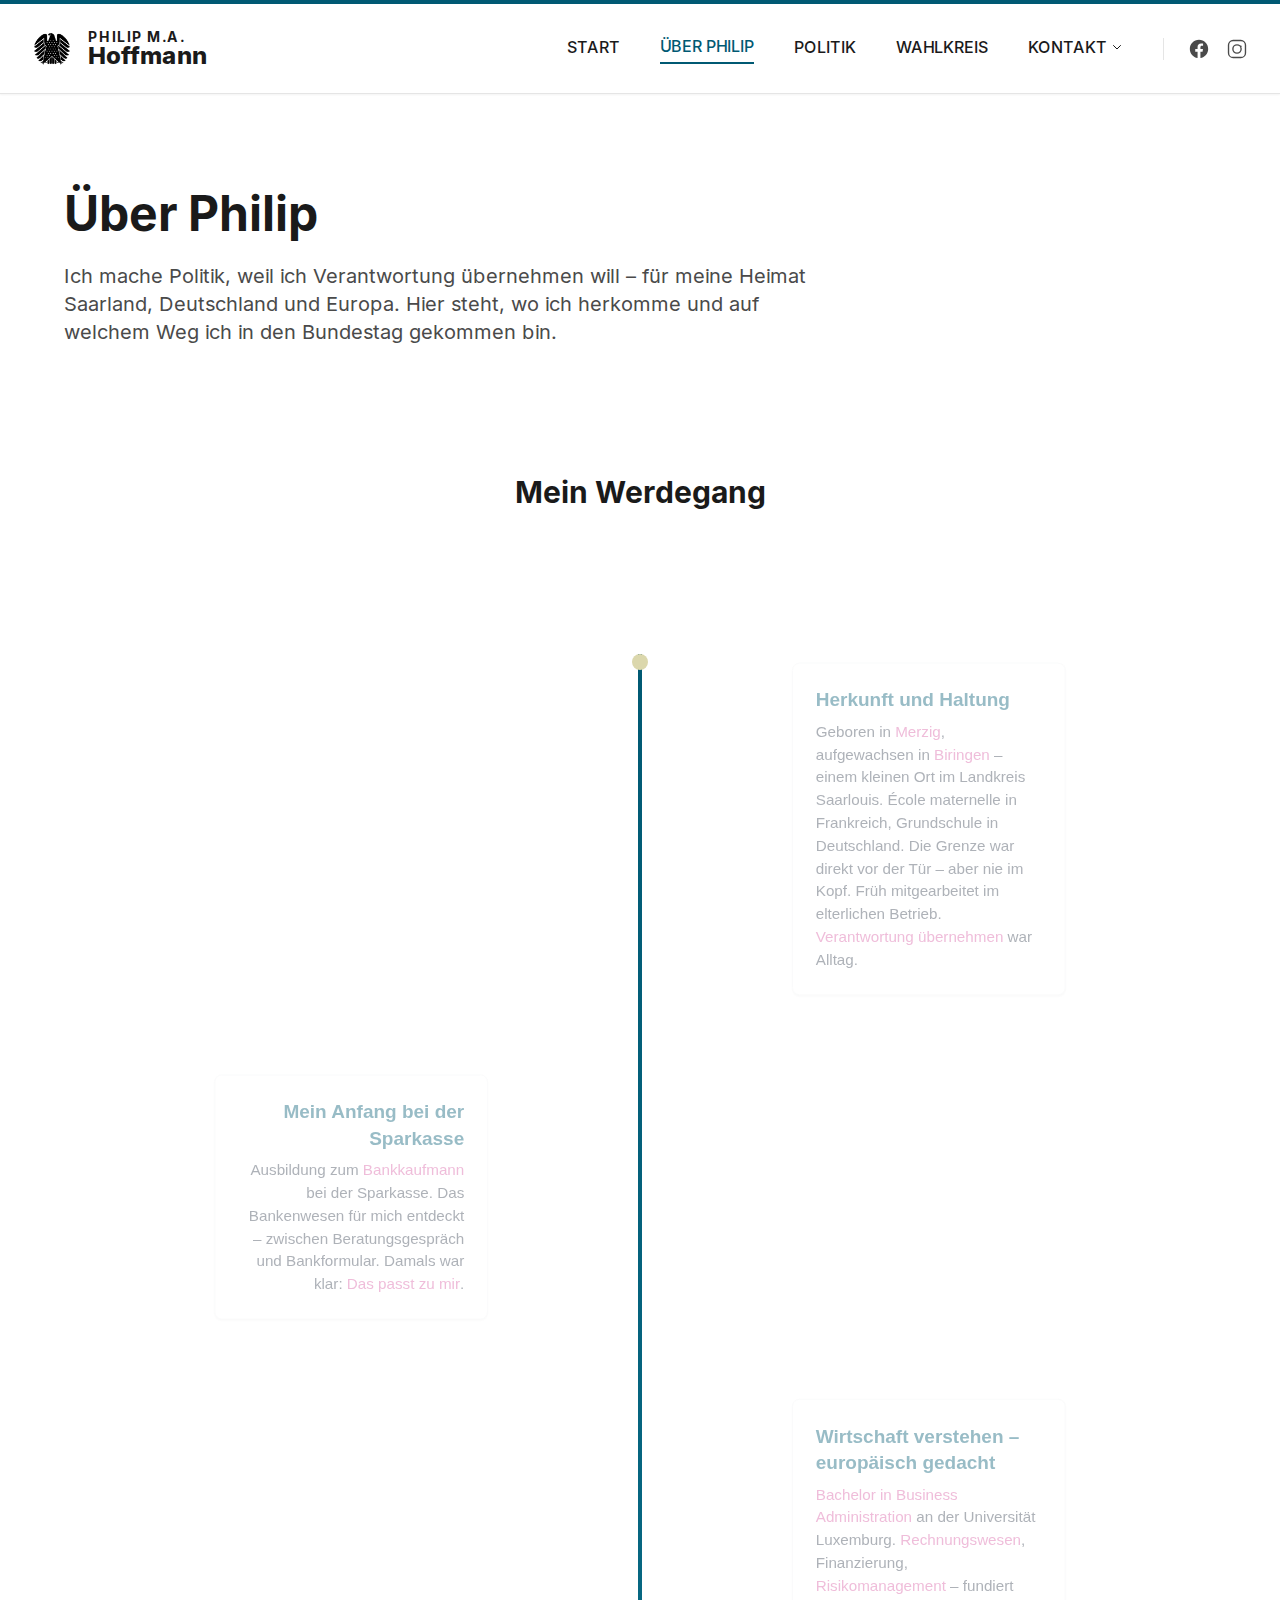
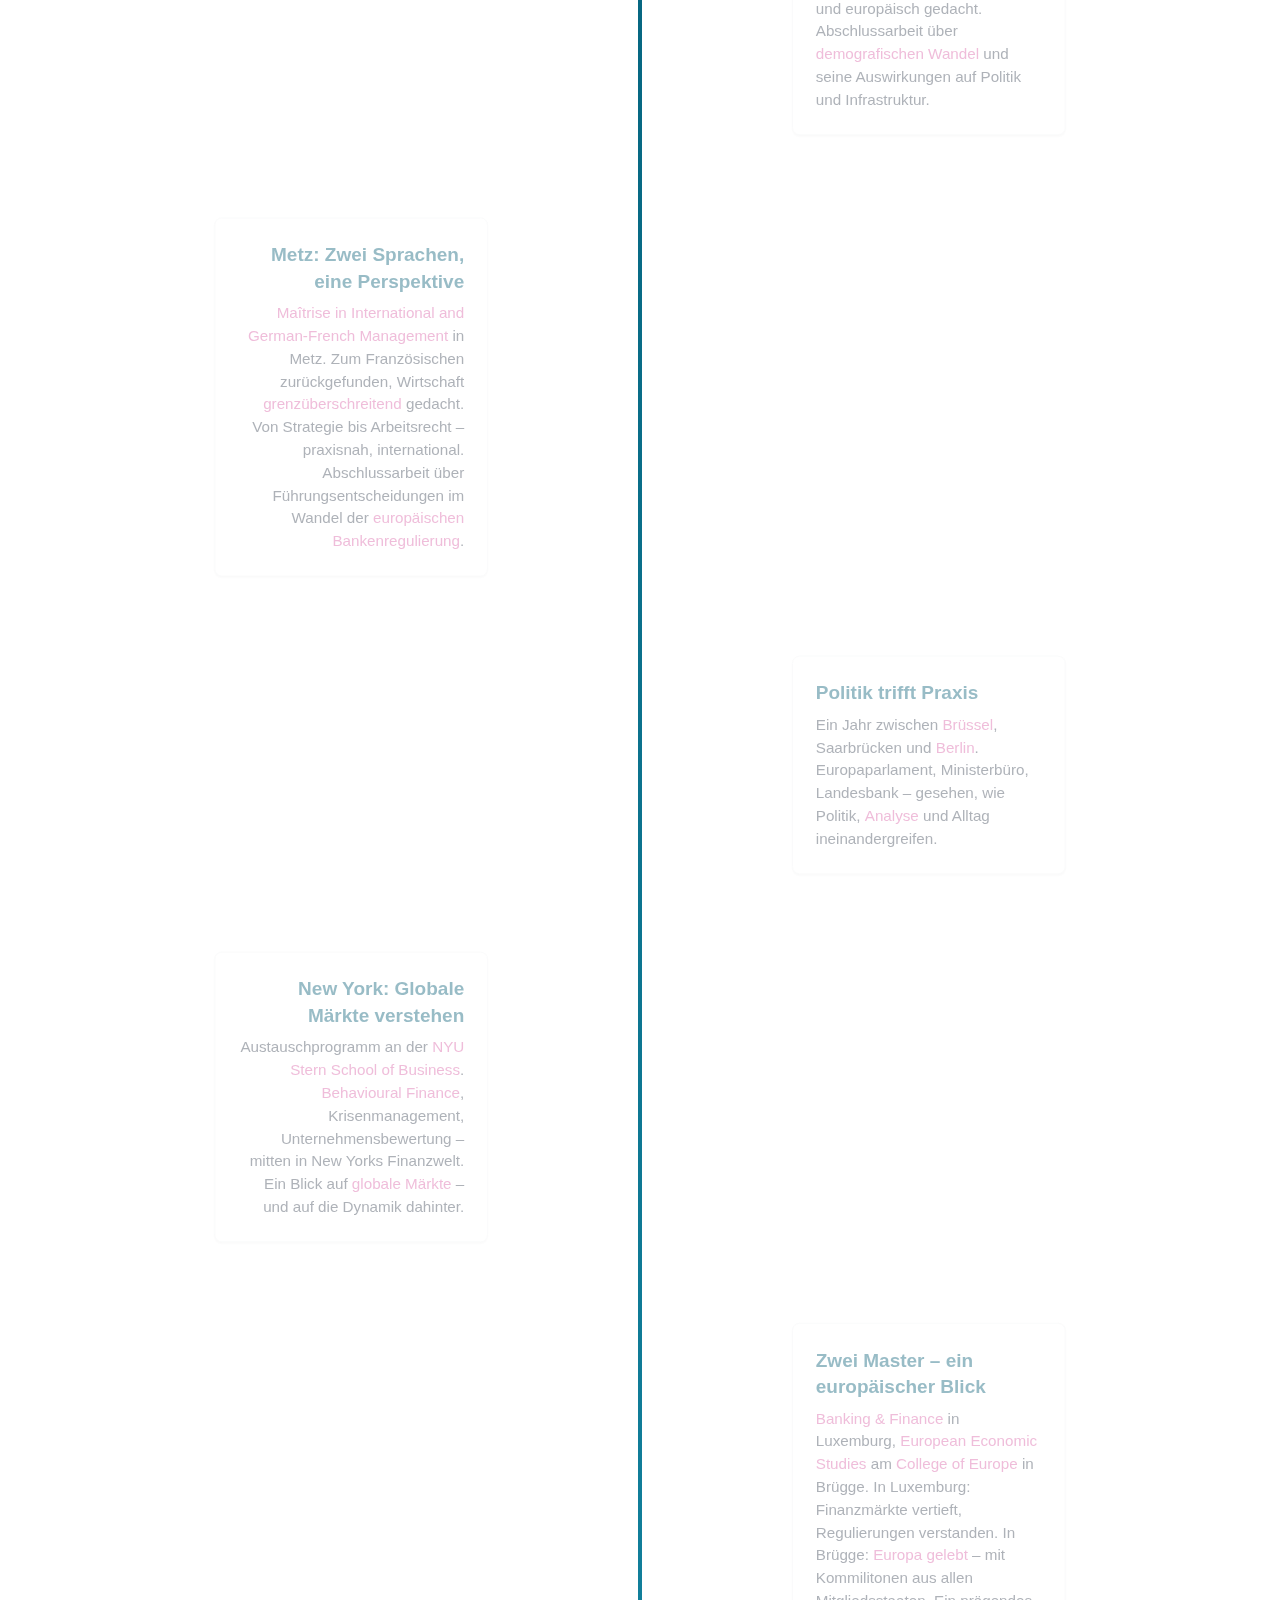
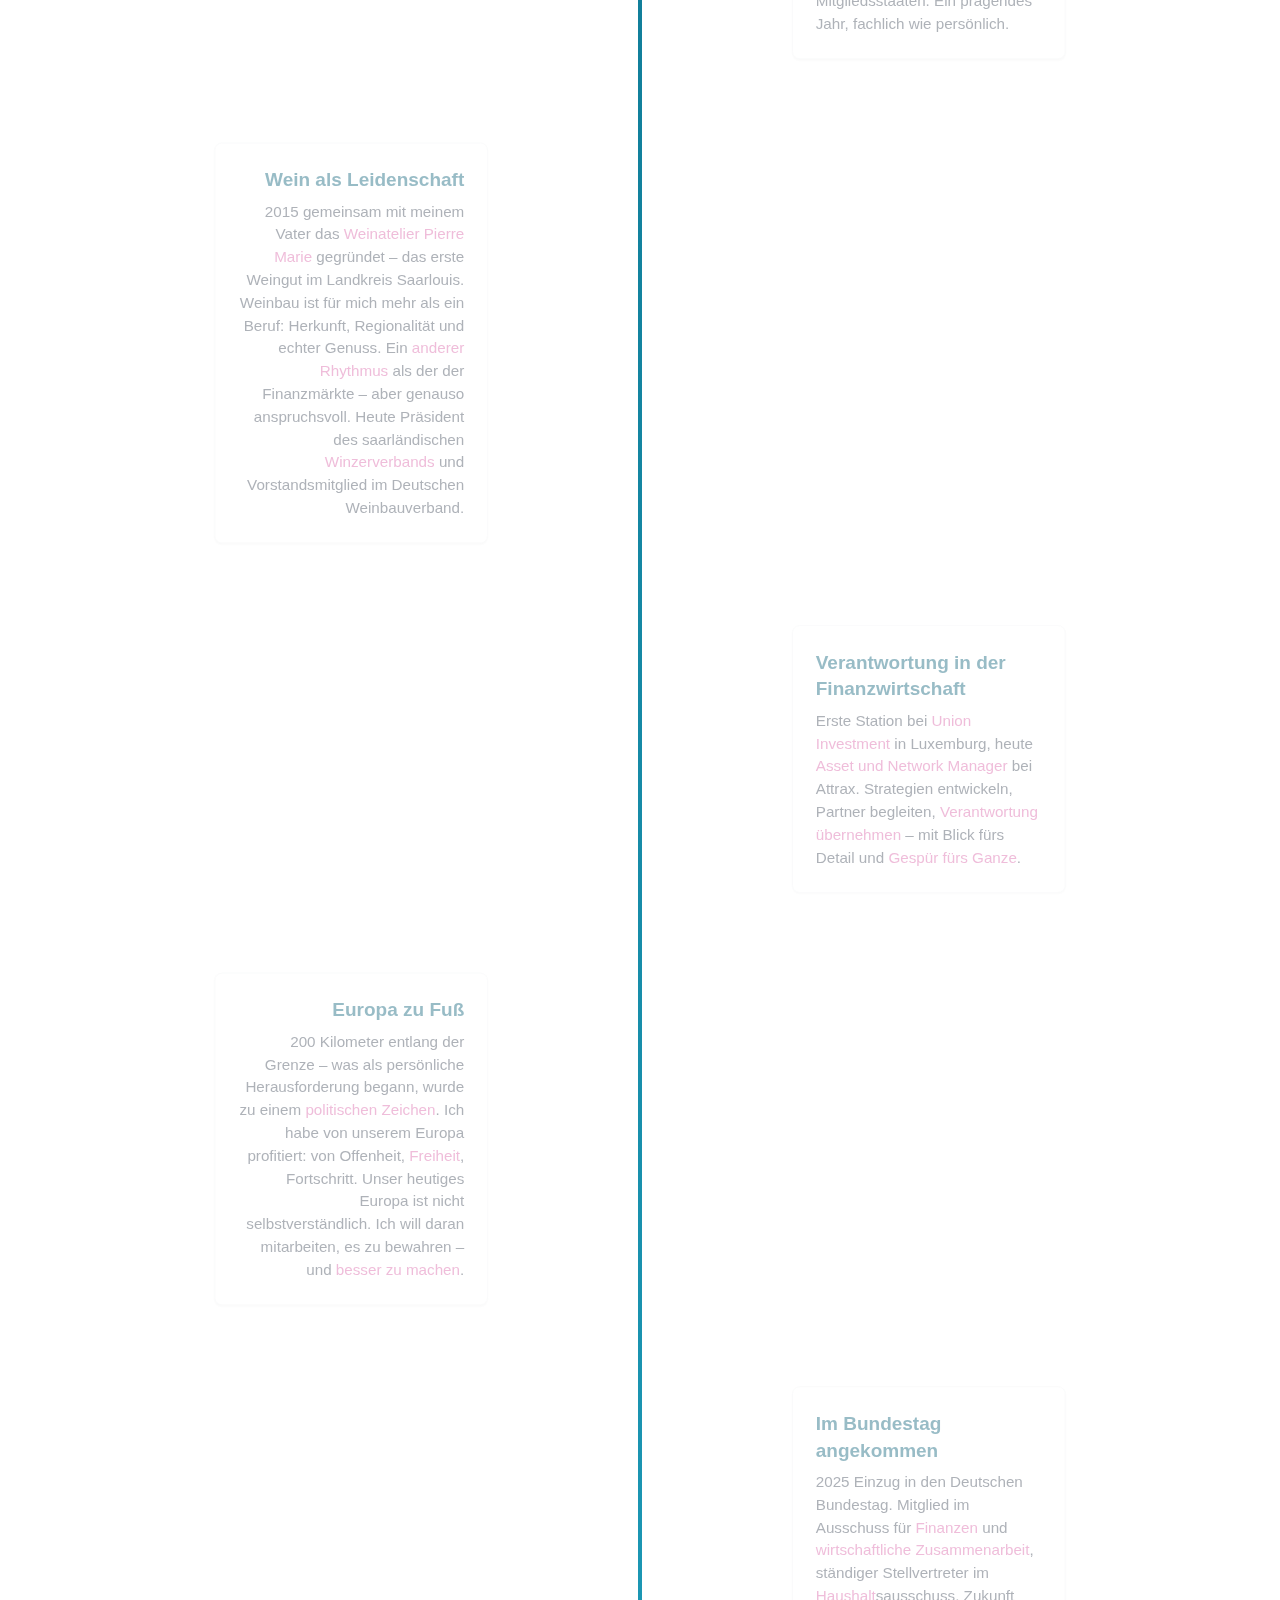
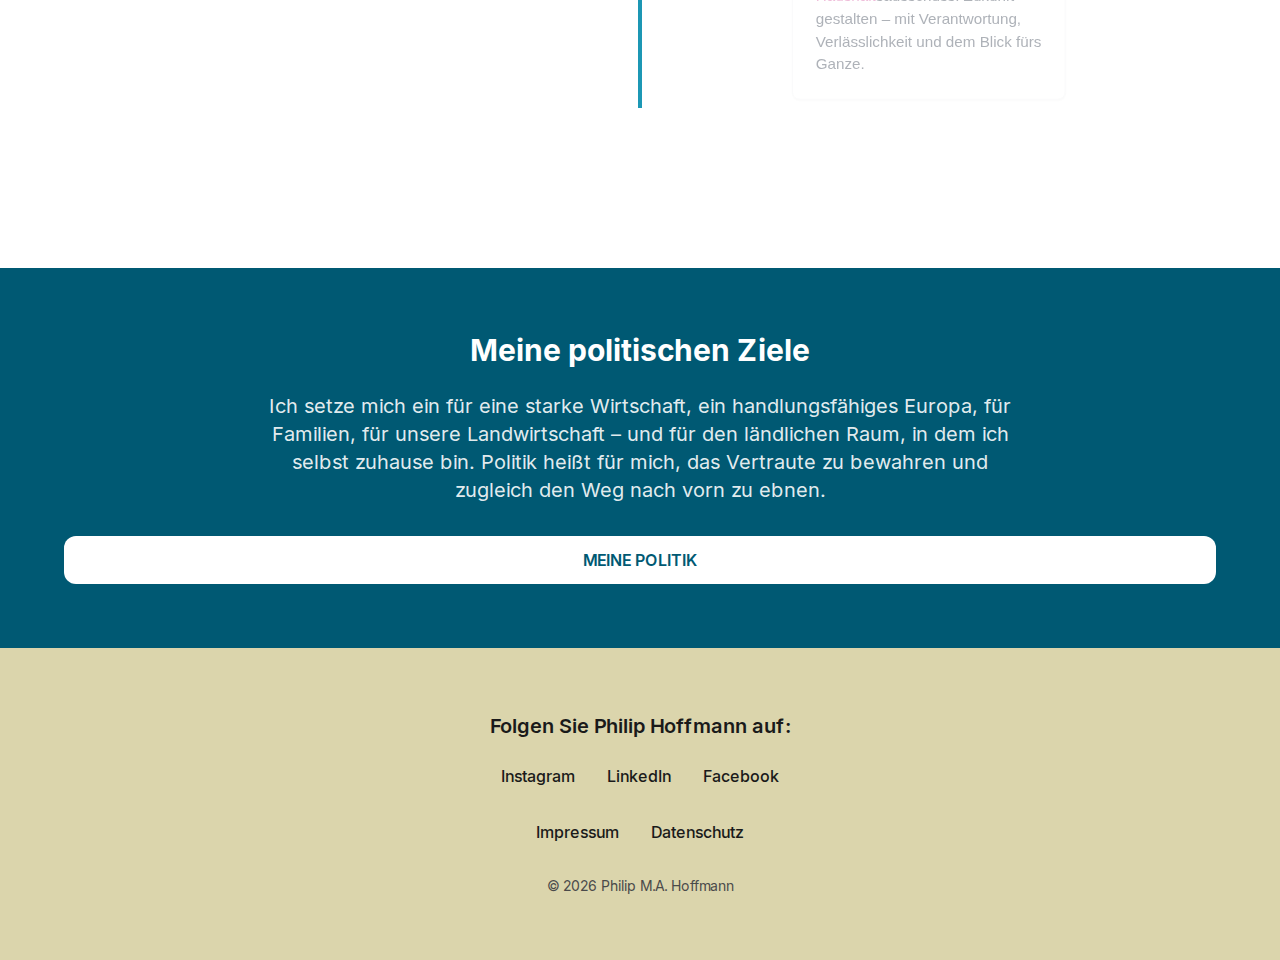
<file: ueber-mich.html>
<!DOCTYPE html><html lang="en"><head><meta charSet="utf-8"/><meta name="viewport" content="width=device-width"/><meta name="next-head-count" content="2"/><link rel="preload" href="/_next/static/media/e4af272ccee01ff0-s.p.woff2" as="font" type="font/woff2" crossorigin="anonymous" data-next-font="size-adjust"/><link rel="preload" href="/_next/static/css/9c907d1dbf7a47e8.css" as="style"/><link rel="stylesheet" href="/_next/static/css/9c907d1dbf7a47e8.css" data-n-g=""/><noscript data-n-css=""></noscript><script defer="" nomodule="" src="/_next/static/chunks/polyfills-42372ed130431b0a.js"></script><script src="/_next/static/chunks/webpack-8fa1640cc84ba8fe.js" defer=""></script><script src="/_next/static/chunks/framework-64ad27b21261a9ce.js" defer=""></script><script src="/_next/static/chunks/main-ac2ed6cc94b06971.js" defer=""></script><script src="/_next/static/chunks/pages/_app-7a6d933cbca78121.js" defer=""></script><script src="/_next/static/chunks/pages/ueber-mich-9c292e15a5d129df.js" defer=""></script><script src="/_next/static/dCFIIlj8BHaQAlt3ugyCe/_buildManifest.js" defer=""></script><script src="/_next/static/dCFIIlj8BHaQAlt3ugyCe/_ssgManifest.js" defer=""></script></head><body class="antialiased"><div id="__next"><div class="__className_e8ce0c"><header class="sticky top-0 left-0 w-full bg-white z-50"><div class="h-1 bg-[var(--color-primary)]"></div><nav class="w-full flex items-center justify-between py-6 h-[90px] border-b border-[var(--color-border-light)] shadow-sm px-8"><div class="flex items-center space-x-4"><div class="w-10 h-10 flex items-center justify-center"><img src="/bundestag-eagle.png" alt="Bundestag Eagle Logo" class="w-9 h-9 object-contain"/></div><div class="leading-tight flex flex-col justify-center"><div class="flex items-center space-x-1"><span class="font-bold text-sm tracking-widest uppercase text-[var(--color-text-main)] leading-none">PHILIP</span><span class="font-bold text-sm tracking-widest uppercase text-[var(--color-text-main)] leading-none">M.A.</span></div><span class="font-extrabold text-2xl text-[var(--color-text-main)] leading-none">Hoffmann</span></div></div><div class="hidden md:flex items-center space-x-8 lg:space-x-10 ml-8 flex-1 justify-end"><a href="/" class="font-medium uppercase pb-1 transition-colors text-[var(--color-text-main)] hover:text-[var(--color-primary)] hover:border-b-2 hover:border-[var(--color-primary)]">START</a><a href="/ueber-mich" class="font-medium uppercase pb-1 transition-colors text-[var(--color-primary)] border-b-2 border-[var(--color-primary)]">ÜBER PHILIP</a><a href="/politik" class="font-medium uppercase pb-1 transition-colors text-[var(--color-text-main)] hover:text-[var(--color-primary)] hover:border-b-2 hover:border-[var(--color-primary)]">POLITIK</a><a href="/wahlkreis" class="font-medium uppercase pb-1 transition-colors text-[var(--color-text-main)] hover:text-[var(--color-primary)] hover:border-b-2 hover:border-[var(--color-primary)]">WAHLKREIS</a><div class="relative group"><a href="#kontakt" class="font-medium uppercase text-[var(--color-text-main)] hover:text-[var(--color-primary)] hover:border-b-2 hover:border-[var(--color-primary)] pb-1 flex items-center transition-colors">KONTAKT<svg class="ml-1 w-3 h-3" fill="none" stroke="currentColor" stroke-width="2" viewBox="0 0 24 24"><path stroke-linecap="round" stroke-linejoin="round" d="M19 9l-7 7-7-7"></path></svg></a></div><div class="flex items-center space-x-4 ml-6 pl-6 border-l border-[var(--color-border-light)]"><a href="#" class="text-[var(--color-text-secondary)] hover:text-[var(--color-primary)] transition-colors" aria-label="Facebook"><svg width="22" height="22" fill="currentColor" viewBox="0 0 24 24"><path d="M22 12c0-5.522-4.477-10-10-10S2 6.478 2 12c0 5 3.657 9.127 8.438 9.877v-6.987h-2.54v-2.89h2.54V9.797c0-2.506 1.492-3.89 3.777-3.89 1.094 0 2.238.195 2.238.195v2.46h-1.261c-1.243 0-1.632.771-1.632 1.562v1.875h2.773l-.443 2.89h-2.33v6.987C18.343 21.127 22 17 22 12"></path></svg></a><a href="#" class="text-[var(--color-text-secondary)] hover:text-[var(--color-primary)] transition-colors" aria-label="Instagram"><svg width="22" height="22" fill="currentColor" viewBox="0 0 24 24"><path d="M7.75 2h8.5A5.75 5.75 0 0 1 22 7.75v8.5A5.75 5.75 0 0 1 16.25 22h-8.5A5.75 5.75 0 0 1 2 16.25v-8.5A5.75 5.75 0 0 1 7.75 2zm0 1.5A4.25 4.25 0 0 0 3.5 7.75v8.5A4.25 4.25 0 0 0 7.75 20.5h8.5A4.25 4.25 0 0 0 20.5 16.25v-8.5A4.25 4.25 0 0 0 16.25 3.5h-8.5zm4.25 3.25a5.25 5.25 0 1 1 0 10.5 5.25 5.25 0 0 1 0-10.5zm0 1.5a3.75 3.75 0 1 0 0 7.5 3.75 3.75 0 0 0 0-7.5zm5.125.875a1 1 0 1 1-2 0 1 1 0 0 1 2 0z"></path></svg></a></div></div><div class="md:hidden flex items-center"><button class="text-[var(--color-text-main)] focus:outline-none"><svg width="28" height="28" fill="none" stroke="currentColor" stroke-width="2" viewBox="0 0 24 24"><path stroke-linecap="round" stroke-linejoin="round" d="M4 6h16M4 12h16M4 18h16"></path></svg></button></div></nav></header><main class="min-h-screen bg-white"><section class="w-full bg-white pt-24 pb-16"><div class="max-w-[1200px] mx-auto px-6"><h1 class="text-4xl md:text-5xl font-bold mb-6">Über Philip</h1><p class="text-xl text-[var(--color-text-secondary)] max-w-3xl">Ich mache Politik, weil ich Verantwortung übernehmen will – für meine Heimat Saarland, Deutschland und Europa. Hier steht, wo ich herkomme und auf welchem Weg ich in den Bundestag gekommen bin.</p></div></section><section class="w-full bg-white py-16"><div class="max-w-[1200px] mx-auto px-6"><h2 class="text-3xl font-bold mb-12 text-center">Mein Werdegang</h2><section class="relative w-full bg-white py-24 px-4 font-sans"><div class="max-w-4xl mx-auto relative"><div class="absolute left-1/2 top-0 bottom-0 w-1 bg-gradient-to-b from-[#005973] to-[#1c98b5] -translate-x-1/2"></div><div class="absolute left-1/2 w-4 h-4 bg-[#dbd7ac] rounded-full z-10 -translate-x-1/2" style="top:0%"></div><div class="grid md:grid-cols-3 gap-4 mb-16 last:mb-0 relative transition-all duration-300 opacity-40 scale-95 blur-[0.5px]"><div class="hidden md:block"></div><div class="relative flex justify-center"></div><div class=""><div class="bg-white p-6 rounded-lg shadow-sm border border-gray-100"><h3 class="text-xl font-semibold text-[#005973]">Herkunft und Haltung</h3><p class="text-gray-700 mt-2">Geboren in <span class="text-[#d95ca4] font-medium">Merzig</span>, aufgewachsen in <span class="text-[#d95ca4] font-medium">Biringen</span> – einem kleinen Ort im Landkreis Saarlouis. École maternelle in Frankreich, Grundschule in Deutschland. Die Grenze war direkt vor der Tür – aber nie im Kopf. Früh mitgearbeitet im elterlichen Betrieb. <span class="text-[#d95ca4] font-medium">Verantwortung übernehmen</span> war Alltag.</p></div></div></div><div class="grid md:grid-cols-3 gap-4 mb-16 last:mb-0 relative transition-all duration-300 opacity-40 scale-95 blur-[0.5px]"><div class="mb-6 md:mb-0 md:text-right"><div class="bg-white p-6 rounded-lg shadow-sm border border-gray-100"><h3 class="text-xl font-semibold text-[#005973]">Mein Anfang bei der Sparkasse</h3><p class="text-gray-700 mt-2">Ausbildung zum <span class="text-[#d95ca4] font-medium">Bankkaufmann</span> bei der Sparkasse. Das Bankenwesen für mich entdeckt – zwischen Beratungsgespräch und Bankformular. Damals war klar: <span class="text-[#d95ca4] font-medium">Das passt zu mir</span>.</p></div></div><div class="relative flex justify-center"></div><div class="hidden md:block"></div></div><div class="grid md:grid-cols-3 gap-4 mb-16 last:mb-0 relative transition-all duration-300 opacity-40 scale-95 blur-[0.5px]"><div class="hidden md:block"></div><div class="relative flex justify-center"></div><div class=""><div class="bg-white p-6 rounded-lg shadow-sm border border-gray-100"><h3 class="text-xl font-semibold text-[#005973]">Wirtschaft verstehen – europäisch gedacht</h3><p class="text-gray-700 mt-2"><span class="text-[#d95ca4] font-medium">Bachelor in Business Administration</span> an der Universität Luxemburg. <span class="text-[#d95ca4] font-medium">Rechnungswesen</span>, Finanzierung, <span class="text-[#d95ca4] font-medium">Risikomanagement</span> – fundiert und europäisch gedacht. Abschlussarbeit über <span class="text-[#d95ca4] font-medium">demografischen Wandel</span> und seine Auswirkungen auf Politik und Infrastruktur.</p></div></div></div><div class="grid md:grid-cols-3 gap-4 mb-16 last:mb-0 relative transition-all duration-300 opacity-40 scale-95 blur-[0.5px]"><div class="mb-6 md:mb-0 md:text-right"><div class="bg-white p-6 rounded-lg shadow-sm border border-gray-100"><h3 class="text-xl font-semibold text-[#005973]">Metz: Zwei Sprachen, eine Perspektive</h3><p class="text-gray-700 mt-2"><span class="text-[#d95ca4] font-medium">Maîtrise in International and German-French Management</span> in Metz. Zum Französischen zurückgefunden, Wirtschaft <span class="text-[#d95ca4] font-medium">grenzüberschreitend</span> gedacht. Von Strategie bis Arbeitsrecht – praxisnah, international. Abschlussarbeit über Führungsentscheidungen im Wandel der <span class="text-[#d95ca4] font-medium">europäischen Bankenregulierung</span>.</p></div></div><div class="relative flex justify-center"></div><div class="hidden md:block"></div></div><div class="grid md:grid-cols-3 gap-4 mb-16 last:mb-0 relative transition-all duration-300 opacity-40 scale-95 blur-[0.5px]"><div class="hidden md:block"></div><div class="relative flex justify-center"></div><div class=""><div class="bg-white p-6 rounded-lg shadow-sm border border-gray-100"><h3 class="text-xl font-semibold text-[#005973]">Politik trifft Praxis</h3><p class="text-gray-700 mt-2">Ein Jahr zwischen <span class="text-[#d95ca4] font-medium">Brüssel</span>, Saarbrücken und <span class="text-[#d95ca4] font-medium">Berlin</span>. Europaparlament, Ministerbüro, Landesbank – gesehen, wie Politik, <span class="text-[#d95ca4] font-medium">Analyse</span> und Alltag ineinandergreifen.</p></div></div></div><div class="grid md:grid-cols-3 gap-4 mb-16 last:mb-0 relative transition-all duration-300 opacity-40 scale-95 blur-[0.5px]"><div class="mb-6 md:mb-0 md:text-right"><div class="bg-white p-6 rounded-lg shadow-sm border border-gray-100"><h3 class="text-xl font-semibold text-[#005973]">New York: Globale Märkte verstehen</h3><p class="text-gray-700 mt-2">Austauschprogramm an der <span class="text-[#d95ca4] font-medium">NYU Stern School of Business</span>. <span class="text-[#d95ca4] font-medium">Behavioural Finance</span>, Krisenmanagement, Unternehmensbewertung – mitten in New Yorks Finanzwelt. Ein Blick auf <span class="text-[#d95ca4] font-medium">globale Märkte</span> – und auf die Dynamik dahinter.</p></div></div><div class="relative flex justify-center"></div><div class="hidden md:block"></div></div><div class="grid md:grid-cols-3 gap-4 mb-16 last:mb-0 relative transition-all duration-300 opacity-40 scale-95 blur-[0.5px]"><div class="hidden md:block"></div><div class="relative flex justify-center"></div><div class=""><div class="bg-white p-6 rounded-lg shadow-sm border border-gray-100"><h3 class="text-xl font-semibold text-[#005973]">Zwei Master – ein europäischer Blick</h3><p class="text-gray-700 mt-2"><span class="text-[#d95ca4] font-medium">Banking & Finance</span> in Luxemburg, <span class="text-[#d95ca4] font-medium">European Economic Studies</span> am <span class="text-[#d95ca4] font-medium">College of Europe</span> in Brügge. In Luxemburg: Finanzmärkte vertieft, Regulierungen verstanden. In Brügge: <span class="text-[#d95ca4] font-medium">Europa gelebt</span> – mit Kommilitonen aus allen Mitgliedsstaaten. Ein prägendes Jahr, fachlich wie persönlich.</p></div></div></div><div class="grid md:grid-cols-3 gap-4 mb-16 last:mb-0 relative transition-all duration-300 opacity-40 scale-95 blur-[0.5px]"><div class="mb-6 md:mb-0 md:text-right"><div class="bg-white p-6 rounded-lg shadow-sm border border-gray-100"><h3 class="text-xl font-semibold text-[#005973]">Wein als Leidenschaft</h3><p class="text-gray-700 mt-2">2015 gemeinsam mit meinem Vater das <span class="text-[#d95ca4] font-medium">Weinatelier Pierre Marie</span> gegründet – das erste Weingut im Landkreis Saarlouis. Weinbau ist für mich mehr als ein Beruf: Herkunft, Regionalität und echter Genuss. Ein <span class="text-[#d95ca4] font-medium">anderer Rhythmus</span> als der der Finanzmärkte – aber genauso anspruchsvoll. Heute Präsident des saarländischen <span class="text-[#d95ca4] font-medium">Winzerverbands</span> und Vorstandsmitglied im Deutschen Weinbauverband.</p></div></div><div class="relative flex justify-center"></div><div class="hidden md:block"></div></div><div class="grid md:grid-cols-3 gap-4 mb-16 last:mb-0 relative transition-all duration-300 opacity-40 scale-95 blur-[0.5px]"><div class="hidden md:block"></div><div class="relative flex justify-center"></div><div class=""><div class="bg-white p-6 rounded-lg shadow-sm border border-gray-100"><h3 class="text-xl font-semibold text-[#005973]">Verantwortung in der Finanzwirtschaft</h3><p class="text-gray-700 mt-2">Erste Station bei <span class="text-[#d95ca4] font-medium">Union Investment</span> in Luxemburg, heute <span class="text-[#d95ca4] font-medium">Asset und Network Manager</span> bei Attrax. Strategien entwickeln, Partner begleiten, <span class="text-[#d95ca4] font-medium">Verantwortung übernehmen</span> – mit Blick fürs Detail und <span class="text-[#d95ca4] font-medium">Gespür fürs Ganze</span>.</p></div></div></div><div class="grid md:grid-cols-3 gap-4 mb-16 last:mb-0 relative transition-all duration-300 opacity-40 scale-95 blur-[0.5px]"><div class="mb-6 md:mb-0 md:text-right"><div class="bg-white p-6 rounded-lg shadow-sm border border-gray-100"><h3 class="text-xl font-semibold text-[#005973]">Europa zu Fuß</h3><p class="text-gray-700 mt-2">200 Kilometer entlang der Grenze – was als persönliche Herausforderung begann, wurde zu einem <span class="text-[#d95ca4] font-medium">politischen Zeichen</span>. Ich habe von unserem Europa profitiert: von Offenheit, <span class="text-[#d95ca4] font-medium">Freiheit</span>, Fortschritt. Unser heutiges Europa ist nicht selbstverständlich. Ich will daran mitarbeiten, es zu bewahren – und <span class="text-[#d95ca4] font-medium">besser zu machen</span>.</p></div></div><div class="relative flex justify-center"></div><div class="hidden md:block"></div></div><div class="grid md:grid-cols-3 gap-4 mb-16 last:mb-0 relative transition-all duration-300 opacity-40 scale-95 blur-[0.5px]"><div class="hidden md:block"></div><div class="relative flex justify-center"></div><div class=""><div class="bg-white p-6 rounded-lg shadow-sm border border-gray-100"><h3 class="text-xl font-semibold text-[#005973]">Im Bundestag angekommen</h3><p class="text-gray-700 mt-2">2025 Einzug in den Deutschen Bundestag. Mitglied im Ausschuss für <span class="text-[#d95ca4] font-medium">Finanzen</span> und <span class="text-[#d95ca4] font-medium">wirtschaftliche Zusammenarbeit</span>, ständiger Stellvertreter im <span class="text-[#d95ca4] font-medium">Haushalt</span>sausschuss. Zukunft gestalten – mit Verantwortung, Verlässlichkeit und dem Blick fürs Ganze.</p></div></div></div></div></section></div></section><section class="w-full bg-[#005973] py-16"><div class="max-w-[1200px] mx-auto px-6 text-center"><h2 class="text-3xl font-bold mb-6 text-white">Meine politischen Ziele</h2><p class="text-xl mb-8 text-white/90 max-w-3xl mx-auto">Ich setze mich ein für eine starke Wirtschaft, ein handlungsfähiges Europa, für Familien, für unsere Landwirtschaft – und für den ländlichen Raum, in dem ich selbst zuhause bin. Politik heißt für mich, das Vertraute zu bewahren und zugleich den Weg nach vorn zu ebnen.</p><a href="#kontakt" class="button-clean bg-white text-[#005973] hover:bg-white/90 transition-all duration-300 ease-in-out hover:scale-105 hover:shadow-[0_0_15px_rgba(255,255,255,0.2)]">MEINE POLITIK</a></div></section><footer class="w-full bg-[#dbd5ac] py-16"><div class="max-w-[1200px] mx-auto px-6 text-center"><p class="text-xl font-semibold mb-6 text-[var(--color-text-main)]">Folgen Sie Philip Hoffmann auf:</p><div class="flex justify-center space-x-8 mb-8"><a href="#" class="text-[var(--color-text-main)] hover:text-[var(--color-primary)] transition-colors font-medium">Instagram</a><a href="https://www.linkedin.com/in/philip-m-a-hoffmann-b3290550/" target="_blank" rel="noopener noreferrer" class="text-[var(--color-text-main)] hover:text-[var(--color-primary)] transition-colors font-medium">LinkedIn</a><a href="#" class="text-[var(--color-text-main)] hover:text-[var(--color-primary)] transition-colors font-medium">Facebook</a></div><nav class="flex flex-col md:flex-row justify-center items-center gap-4 md:gap-8 mb-8"><a href="/impressum" class="text-[var(--color-text-main)] hover:text-[var(--color-primary)] transition-colors font-medium">Impressum</a><a href="/datenschutz" class="text-[var(--color-text-main)] hover:text-[var(--color-primary)] transition-colors font-medium">Datenschutz</a></nav><p class="text-sm text-[var(--color-text-secondary)]">© <!-- -->2025<!-- --> Philip M.A. Hoffmann</p></div></footer></main></div></div><script id="__NEXT_DATA__" type="application/json">{"props":{"pageProps":{}},"page":"/ueber-mich","query":{},"buildId":"dCFIIlj8BHaQAlt3ugyCe","nextExport":true,"autoExport":true,"isFallback":false,"scriptLoader":[]}</script></body></html>
</file>
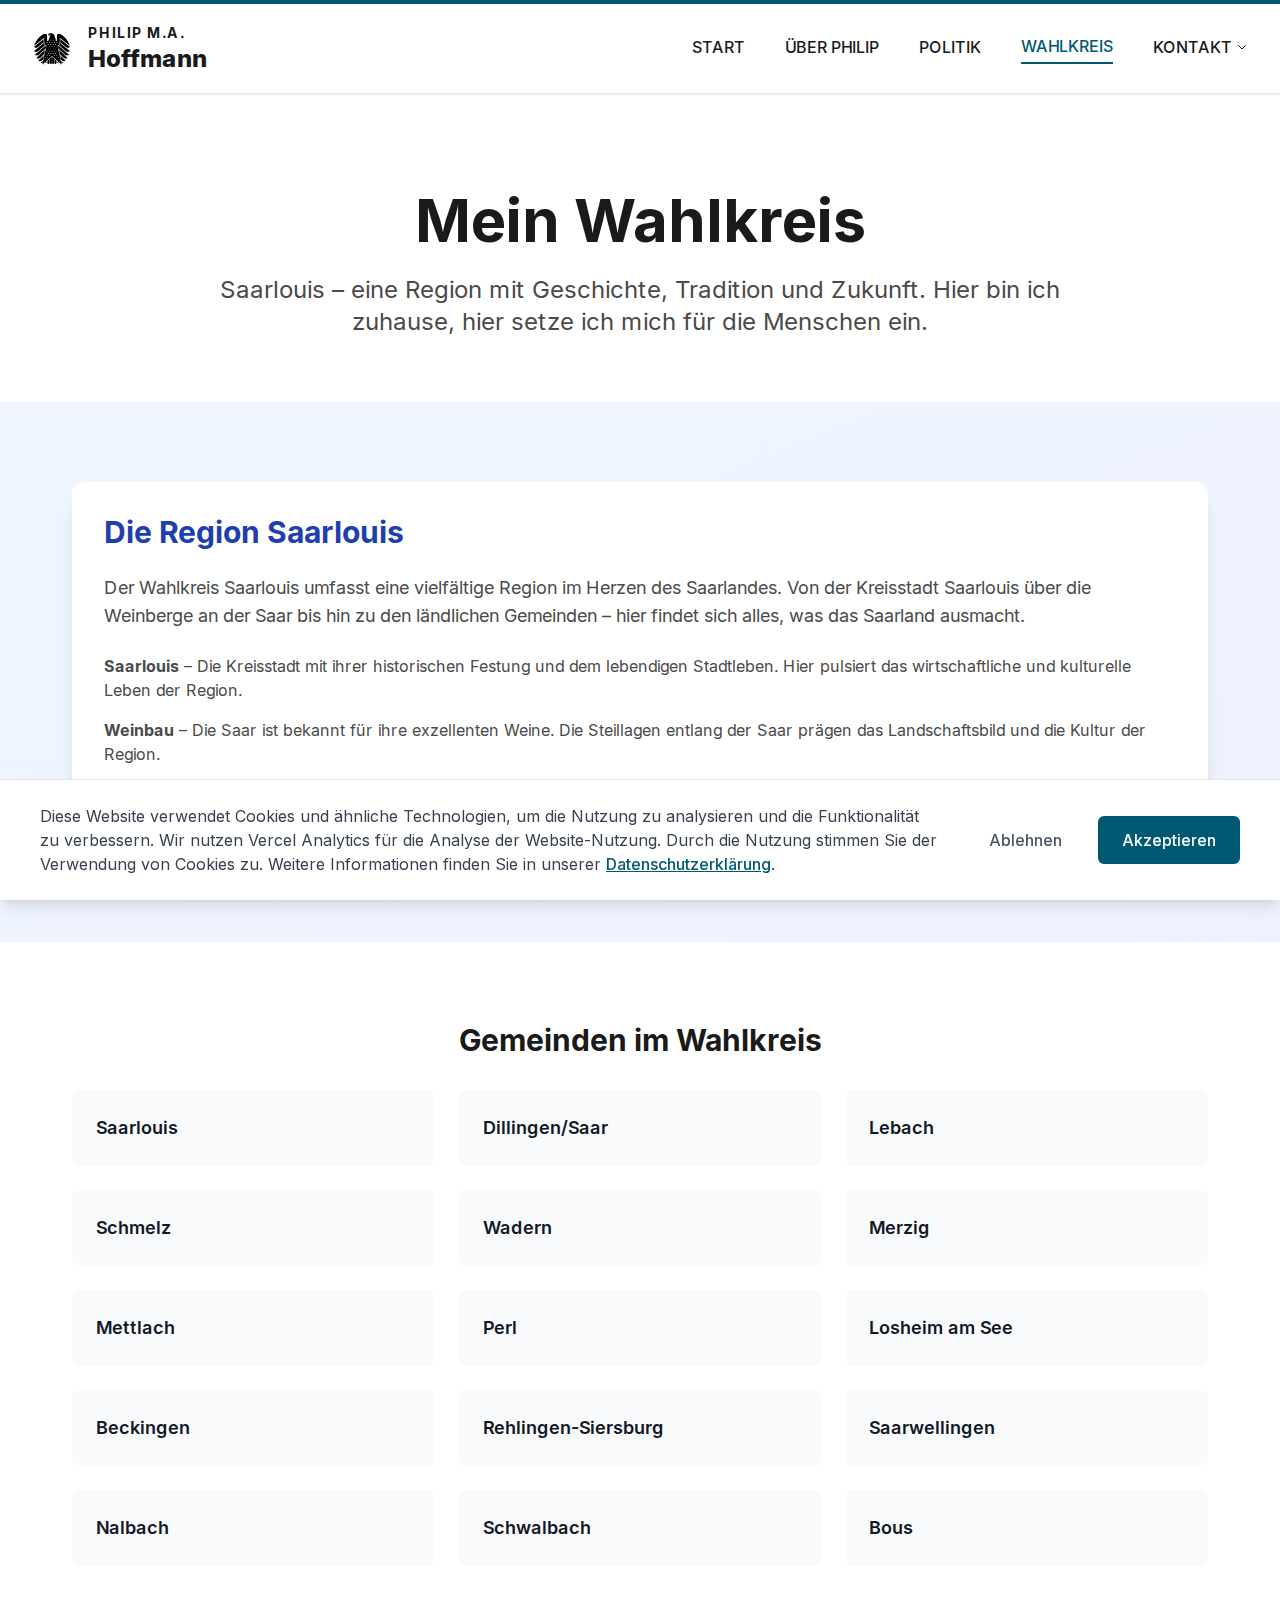
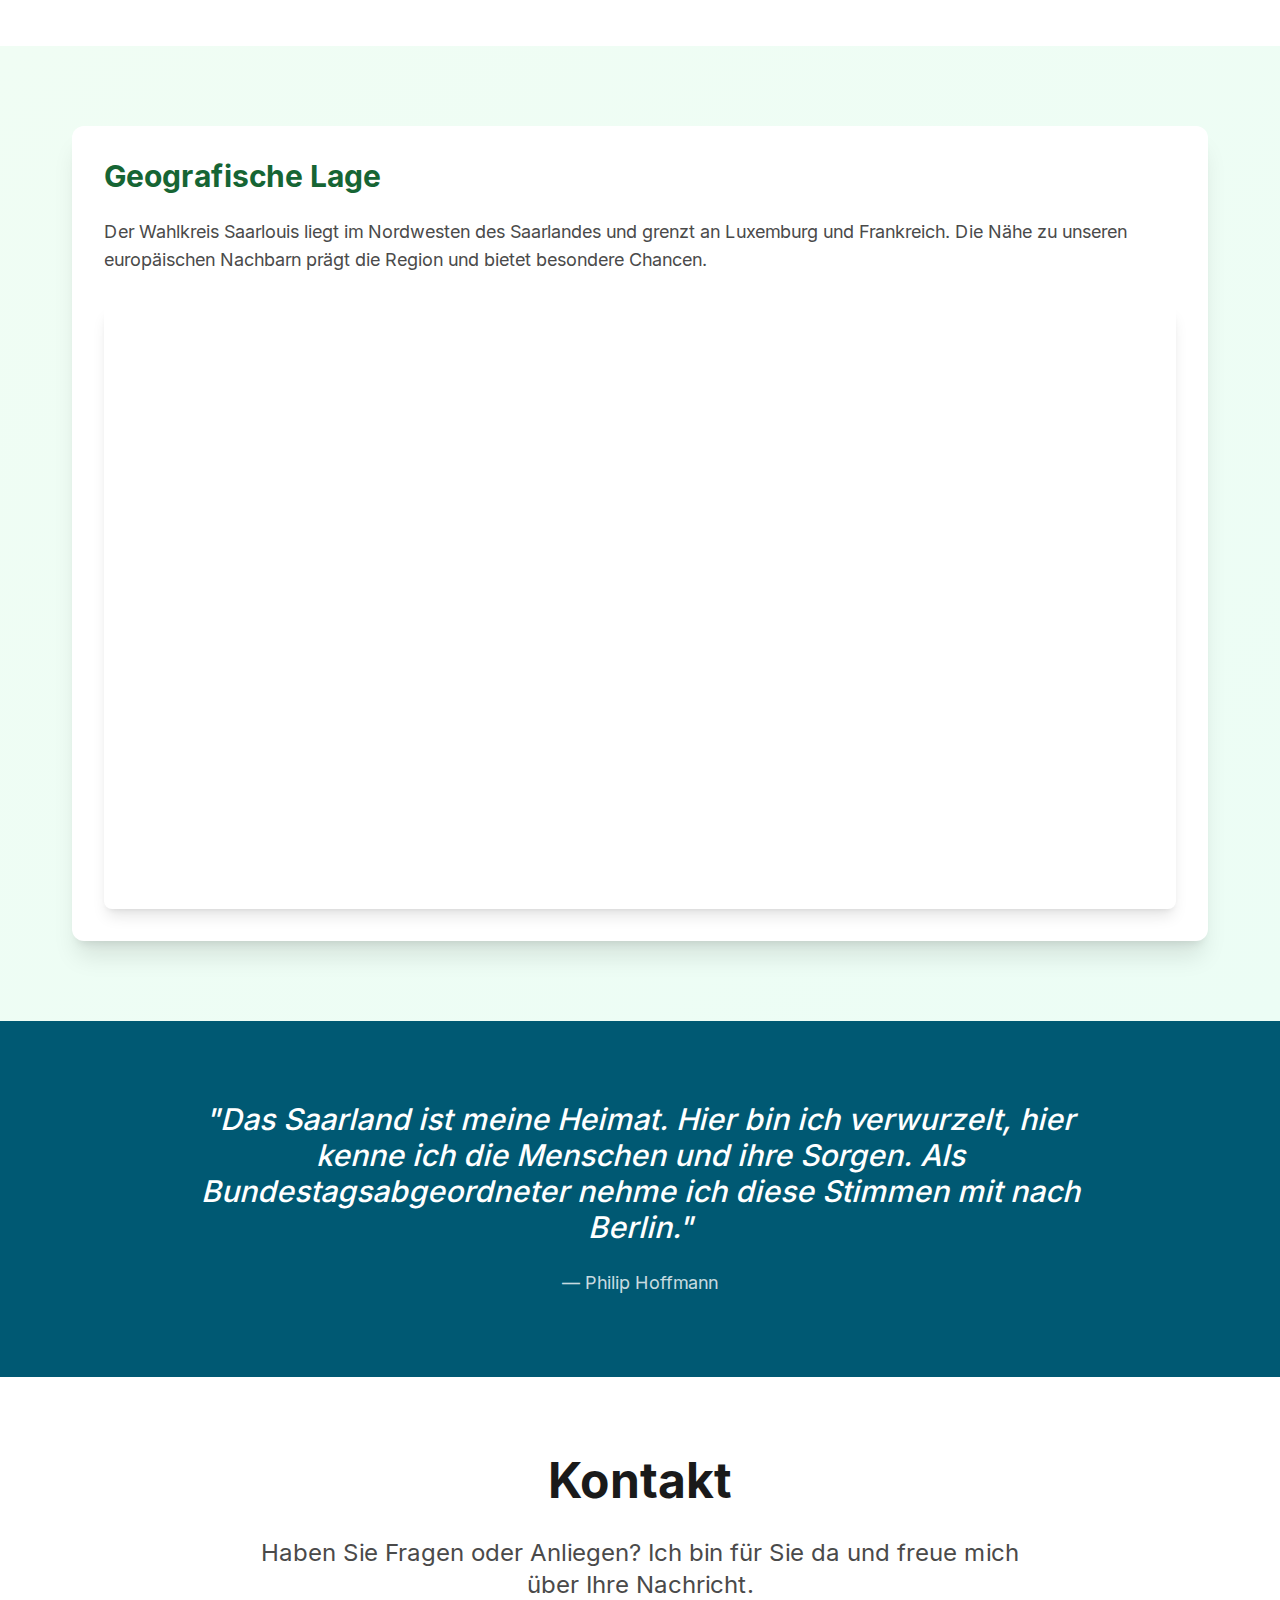
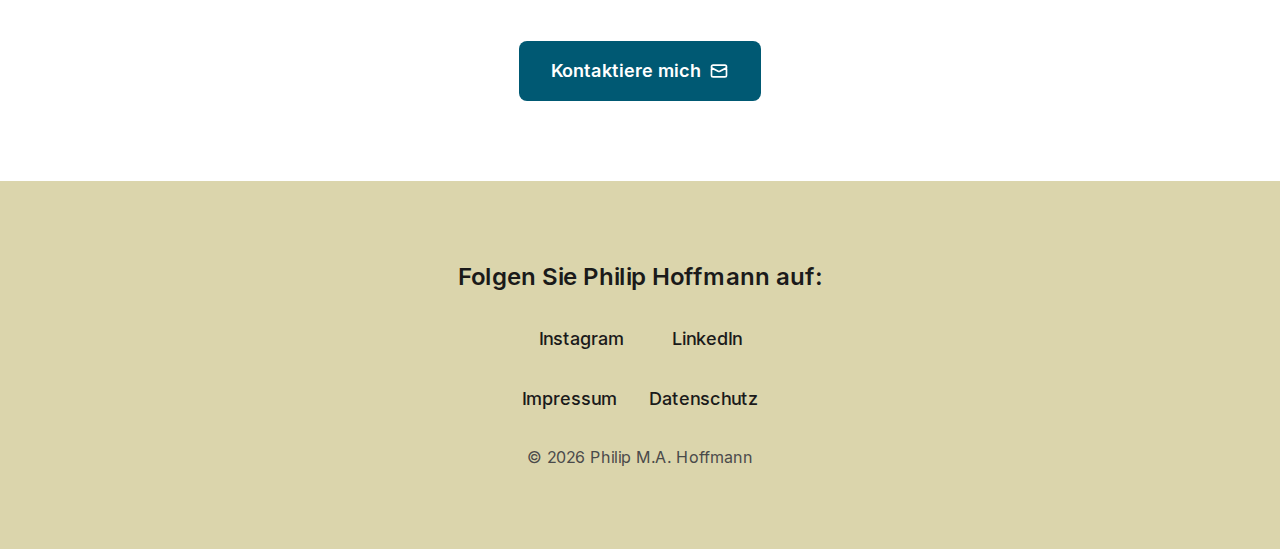
<file: wahlkreis.html>
<!DOCTYPE html><html lang="en"><head><meta charSet="utf-8"/><meta name="viewport" content="width=device-width"/><meta name="next-head-count" content="2"/><link rel="preload" href="/_next/static/media/e4af272ccee01ff0-s.p.woff2" as="font" type="font/woff2" crossorigin="anonymous" data-next-font="size-adjust"/><link rel="preload" href="/_next/static/css/dd2482fed0804e99.css" as="style"/><link rel="stylesheet" href="/_next/static/css/dd2482fed0804e99.css" data-n-g=""/><noscript data-n-css=""></noscript><script defer="" nomodule="" src="/_next/static/chunks/polyfills-42372ed130431b0a.js"></script><script src="/_next/static/chunks/webpack-8fa1640cc84ba8fe.js" defer=""></script><script src="/_next/static/chunks/framework-64ad27b21261a9ce.js" defer=""></script><script src="/_next/static/chunks/main-ac2ed6cc94b06971.js" defer=""></script><script src="/_next/static/chunks/pages/_app-c2be509f74216080.js" defer=""></script><script src="/_next/static/chunks/pages/wahlkreis-f693f29bb740107f.js" defer=""></script><script src="/_next/static/gCXcpLJQYXtEL3uM5RmPT/_buildManifest.js" defer=""></script><script src="/_next/static/gCXcpLJQYXtEL3uM5RmPT/_ssgManifest.js" defer=""></script></head><body class="antialiased"><div id="__next"><div class="__className_e8ce0c"><header class="sticky top-0 left-0 w-full bg-white z-50"><div class="h-1 bg-[var(--color-primary)]"></div><nav class="w-full flex items-center justify-between py-4 sm:py-6 h-[70px] sm:h-[90px] border-b border-[var(--color-border-light)] shadow-sm px-4 sm:px-6 md:px-8"><a class="flex items-center space-x-3 sm:space-x-4 hover:opacity-80 transition-opacity duration-200" href="/"><div class="w-8 h-8 sm:w-10 sm:h-10 flex items-center justify-center"><img src="/bundestag-eagle.png" alt="Bundestag Eagle Logo" class="w-7 h-7 sm:w-9 sm:h-9 object-contain"/></div><div class="leading-tight flex flex-col justify-center"><div class="flex items-center space-x-1"><span class="font-bold text-xs sm:text-sm tracking-widest uppercase text-[var(--color-text-main)] leading-none">PHILIP</span><span class="font-bold text-xs sm:text-sm tracking-widest uppercase text-[var(--color-text-main)] leading-none">M.A.</span></div><span class="font-extrabold text-lg sm:text-2xl text-[var(--color-text-main)] leading-none">Hoffmann</span></div></a><div class="hidden md:flex items-center space-x-6 lg:space-x-8 xl:space-x-10 ml-8 flex-1 justify-end"><a class="font-medium uppercase pb-1 transition-colors text-sm lg:text-base text-[var(--color-text-main)] hover:text-[var(--color-primary)] hover:border-b-2 hover:border-[var(--color-primary)]" href="/">START</a><a class="font-medium uppercase pb-1 transition-colors text-sm lg:text-base text-[var(--color-text-main)] hover:text-[var(--color-primary)] hover:border-b-2 hover:border-[var(--color-primary)]" href="/ueber-mich">ÜBER PHILIP</a><a class="font-medium uppercase pb-1 transition-colors text-sm lg:text-base text-[var(--color-text-main)] hover:text-[var(--color-primary)] hover:border-b-2 hover:border-[var(--color-primary)]" href="/politik">POLITIK</a><a class="font-medium uppercase pb-1 transition-colors text-sm lg:text-base text-[var(--color-primary)] border-b-2 border-[var(--color-primary)]" href="/wahlkreis">WAHLKREIS</a><div class="relative"><button class="font-medium uppercase text-[var(--color-text-main)] hover:text-[var(--color-primary)] hover:border-b-2 hover:border-[var(--color-primary)] pb-1 flex items-center transition-colors text-sm lg:text-base">KONTAKT<svg class="ml-1 w-3 h-3 transition-transform duration-200 " fill="none" stroke="currentColor" stroke-width="2" viewBox="0 0 24 24"><path stroke-linecap="round" stroke-linejoin="round" d="M19 9l-7 7-7-7"></path></svg></button></div></div><div class="md:hidden flex items-center"><button class="text-[var(--color-text-main)] focus:outline-none p-2" aria-label="Toggle mobile menu"><svg width="24" height="24" fill="none" stroke="currentColor" stroke-width="2" viewBox="0 0 24 24"><path stroke-linecap="round" stroke-linejoin="round" d="M4 6h16M4 12h16M4 18h16"></path></svg></button></div></nav></header><main class="min-h-screen bg-white"><section class="w-full bg-white pt-20 sm:pt-24 pb-12 sm:pb-16"><div class="max-w-[1200px] mx-auto px-4 sm:px-6 md:px-8"><h1 class="text-3xl sm:text-4xl md:text-5xl lg:text-6xl font-bold mb-4 sm:mb-6 text-center">Mein Wahlkreis</h1><p class="text-lg sm:text-xl md:text-2xl text-[var(--color-text-secondary)] max-w-4xl mx-auto text-center leading-relaxed">Saarlouis – eine Region mit Geschichte, Tradition und Zukunft. Hier bin ich zuhause, hier setze ich mich für die Menschen ein.</p></div></section><section class="w-full bg-gradient-to-br from-blue-50 to-indigo-50 py-12 sm:py-16 md:py-20"><div class="max-w-[1200px] mx-auto px-4 sm:px-6 md:px-8"><div class="bg-white rounded-xl shadow-xl p-6 sm:p-8 hover:shadow-2xl transition-shadow duration-300"><h2 class="text-xl sm:text-2xl md:text-3xl font-bold mb-4 sm:mb-6 text-blue-800">Die Region Saarlouis</h2><p class="text-base sm:text-lg text-[var(--color-text-secondary)] leading-relaxed mb-4 sm:mb-6">Der Wahlkreis Saarlouis umfasst eine vielfältige Region im Herzen des Saarlandes. Von der Kreisstadt Saarlouis über die Weinberge an der Saar bis hin zu den ländlichen Gemeinden – hier findet sich alles, was das Saarland ausmacht.</p><div class="space-y-3 sm:space-y-4 text-[var(--color-text-secondary)] text-sm sm:text-base leading-relaxed"><p><strong>Saarlouis</strong> – Die Kreisstadt mit ihrer historischen Festung und dem lebendigen Stadtleben. Hier pulsiert das wirtschaftliche und kulturelle Leben der Region.</p><p><strong>Weinbau</strong> – Die Saar ist bekannt für ihre exzellenten Weine. Die Steillagen entlang der Saar prägen das Landschaftsbild und die Kultur der Region.</p><p><strong>Industrie und Innovation</strong> – Moderne Unternehmen und traditionelle Handwerksbetriebe finden hier ihren Platz und schaffen Arbeitsplätze für die Menschen.</p></div></div></div></section><section class="w-full bg-white py-12 sm:py-16 md:py-20"><div class="max-w-[1200px] mx-auto px-4 sm:px-6 md:px-8"><h2 class="text-xl sm:text-2xl md:text-3xl font-bold mb-6 sm:mb-8 text-center">Gemeinden im Wahlkreis</h2><div class="grid grid-cols-1 sm:grid-cols-2 lg:grid-cols-3 gap-4 sm:gap-6"><div class="bg-gray-50 rounded-lg p-4 sm:p-6 hover:bg-gray-100 transition-colors"><h3 class="font-semibold text-gray-900 text-base sm:text-lg">Saarlouis</h3></div><div class="bg-gray-50 rounded-lg p-4 sm:p-6 hover:bg-gray-100 transition-colors"><h3 class="font-semibold text-gray-900 text-base sm:text-lg">Dillingen/Saar</h3></div><div class="bg-gray-50 rounded-lg p-4 sm:p-6 hover:bg-gray-100 transition-colors"><h3 class="font-semibold text-gray-900 text-base sm:text-lg">Lebach</h3></div><div class="bg-gray-50 rounded-lg p-4 sm:p-6 hover:bg-gray-100 transition-colors"><h3 class="font-semibold text-gray-900 text-base sm:text-lg">Schmelz</h3></div><div class="bg-gray-50 rounded-lg p-4 sm:p-6 hover:bg-gray-100 transition-colors"><h3 class="font-semibold text-gray-900 text-base sm:text-lg">Wadern</h3></div><div class="bg-gray-50 rounded-lg p-4 sm:p-6 hover:bg-gray-100 transition-colors"><h3 class="font-semibold text-gray-900 text-base sm:text-lg">Merzig</h3></div><div class="bg-gray-50 rounded-lg p-4 sm:p-6 hover:bg-gray-100 transition-colors"><h3 class="font-semibold text-gray-900 text-base sm:text-lg">Mettlach</h3></div><div class="bg-gray-50 rounded-lg p-4 sm:p-6 hover:bg-gray-100 transition-colors"><h3 class="font-semibold text-gray-900 text-base sm:text-lg">Perl</h3></div><div class="bg-gray-50 rounded-lg p-4 sm:p-6 hover:bg-gray-100 transition-colors"><h3 class="font-semibold text-gray-900 text-base sm:text-lg">Losheim am See</h3></div><div class="bg-gray-50 rounded-lg p-4 sm:p-6 hover:bg-gray-100 transition-colors"><h3 class="font-semibold text-gray-900 text-base sm:text-lg">Beckingen</h3></div><div class="bg-gray-50 rounded-lg p-4 sm:p-6 hover:bg-gray-100 transition-colors"><h3 class="font-semibold text-gray-900 text-base sm:text-lg">Rehlingen-Siersburg</h3></div><div class="bg-gray-50 rounded-lg p-4 sm:p-6 hover:bg-gray-100 transition-colors"><h3 class="font-semibold text-gray-900 text-base sm:text-lg">Saarwellingen</h3></div><div class="bg-gray-50 rounded-lg p-4 sm:p-6 hover:bg-gray-100 transition-colors"><h3 class="font-semibold text-gray-900 text-base sm:text-lg">Nalbach</h3></div><div class="bg-gray-50 rounded-lg p-4 sm:p-6 hover:bg-gray-100 transition-colors"><h3 class="font-semibold text-gray-900 text-base sm:text-lg">Schwalbach</h3></div><div class="bg-gray-50 rounded-lg p-4 sm:p-6 hover:bg-gray-100 transition-colors"><h3 class="font-semibold text-gray-900 text-base sm:text-lg">Bous</h3></div></div></div></section><section class="w-full bg-gradient-to-br from-green-50 to-emerald-50 py-12 sm:py-16 md:py-20"><div class="max-w-[1200px] mx-auto px-4 sm:px-6 md:px-8"><div class="bg-white rounded-xl shadow-xl p-6 sm:p-8 hover:shadow-2xl transition-shadow duration-300"><h2 class="text-xl sm:text-2xl md:text-3xl font-bold mb-4 sm:mb-6 text-green-800">Geografische Lage</h2><p class="text-base sm:text-lg text-[var(--color-text-secondary)] leading-relaxed mb-6 sm:mb-8">Der Wahlkreis Saarlouis liegt im Nordwesten des Saarlandes und grenzt an Luxemburg und Frankreich. Die Nähe zu unseren europäischen Nachbarn prägt die Region und bietet besondere Chancen.</p><div class="aspect-video w-full rounded-lg overflow-hidden shadow-lg"><iframe src="https://www.google.com/maps/embed?pb=!1m18!1m12!1m3!1d20747.5!2d6.75!3d49.3167!2m3!1f0!2f0!3f0!3m2!1i1024!2i768!4f13.1!3m3!1m2!1s0x4795e3c3c3c3c3c3%3A0x3c3c3c3c3c3c3c3c!2sSaarlouis%2C%20Germany!5e0!3m2!1sen!2sde!4v1234567890" width="100%" height="100%" style="border:0" allowfullscreen="" loading="lazy" referrerPolicy="no-referrer-when-downgrade" title="Wahlkreis Saarlouis Karte"></iframe></div></div></div></section><section class="w-full bg-[#005973] py-12 sm:py-16 md:py-20"><div class="max-w-[1200px] mx-auto px-4 sm:px-6 md:px-8 text-center"><blockquote class="text-lg sm:text-xl md:text-2xl lg:text-3xl text-white font-medium italic leading-relaxed max-w-4xl mx-auto">&quot;Das Saarland ist meine Heimat. Hier bin ich verwurzelt, hier kenne ich die Menschen und ihre Sorgen. Als Bundestagsabgeordneter nehme ich diese Stimmen mit nach Berlin.&quot;</blockquote><p class="text-base sm:text-lg text-white/80 mt-4 sm:mt-6">— Philip Hoffmann</p></div></section><section class="w-full bg-white py-12 sm:py-16 md:py-20"><div class="max-w-[1200px] mx-auto px-4 sm:px-6 md:px-8 text-center"><h2 class="text-2xl sm:text-3xl md:text-4xl lg:text-5xl font-bold mb-6 sm:mb-8">Kontakt</h2><p class="text-lg sm:text-xl md:text-2xl text-[var(--color-text-secondary)] mb-8 sm:mb-10 max-w-3xl mx-auto leading-relaxed">Haben Sie Fragen oder Anliegen? Ich bin für Sie da und freue mich über Ihre Nachricht.</p><a href="mailto:philip.hoffmann@bundestag.de" class="inline-flex items-center px-6 sm:px-8 py-3 sm:py-4 bg-[var(--color-primary)] text-white font-semibold rounded-lg hover:bg-[#004a5f] transition-all duration-300 ease-in-out hover:scale-105 hover:shadow-lg text-base sm:text-lg">Kontaktiere mich<svg class="w-4 h-4 sm:w-5 sm:h-5 ml-2" fill="none" stroke="currentColor" stroke-width="2" viewBox="0 0 24 24"><path stroke-linecap="round" stroke-linejoin="round" d="M3 8l7.89 4.26a2 2 0 002.22 0L21 8M5 19h14a2 2 0 002-2V7a2 2 0 00-2-2H5a2 2 0 00-2 2v10a2 2 0 002 2z"></path></svg></a></div></section><footer class="w-full bg-[#dbd5ac] py-12 sm:py-16 md:py-20"><div class="max-w-[1200px] mx-auto px-4 sm:px-6 md:px-8 text-center"><p class="text-lg sm:text-xl md:text-2xl font-semibold mb-6 sm:mb-8 text-[var(--color-text-main)]">Folgen Sie Philip Hoffmann auf:</p><div class="flex justify-center space-x-6 sm:space-x-8 md:space-x-12 mb-6 sm:mb-8"><a href="https://www.instagram.com/hoffmann_philip/" target="_blank" rel="noopener noreferrer" class="text-[var(--color-text-main)] hover:text-[var(--color-primary)] transition-colors font-medium text-base sm:text-lg">Instagram</a><a href="https://www.linkedin.com/in/philip-m-a-hoffmann-b3290550/" target="_blank" rel="noopener noreferrer" class="text-[var(--color-text-main)] hover:text-[var(--color-primary)] transition-colors font-medium text-base sm:text-lg">LinkedIn</a></div><nav class="flex flex-col sm:flex-row justify-center items-center gap-4 sm:gap-6 md:gap-8 mb-6 sm:mb-8"><a class="text-[var(--color-text-main)] hover:text-[var(--color-primary)] transition-colors font-medium text-base sm:text-lg" href="/impressum">Impressum</a><a class="text-[var(--color-text-main)] hover:text-[var(--color-primary)] transition-colors font-medium text-base sm:text-lg" href="/datenschutz">Datenschutz</a></nav><p class="text-sm sm:text-base text-[var(--color-text-secondary)]">© <!-- -->2025<!-- --> Philip M.A. Hoffmann</p></div></footer></main></div></div><script id="__NEXT_DATA__" type="application/json">{"props":{"pageProps":{}},"page":"/wahlkreis","query":{},"buildId":"gCXcpLJQYXtEL3uM5RmPT","nextExport":true,"autoExport":true,"isFallback":false,"scriptLoader":[]}</script></body></html>
</file>
<file: _next/static/css/9d8611a7495de3c8.css>
*,:after,:before{--tw-border-spacing-x:0;--tw-border-spacing-y:0;--tw-translate-x:0;--tw-translate-y:0;--tw-rotate:0;--tw-skew-x:0;--tw-skew-y:0;--tw-scale-x:1;--tw-scale-y:1;--tw-pan-x: ;--tw-pan-y: ;--tw-pinch-zoom: ;--tw-scroll-snap-strictness:proximity;--tw-gradient-from-position: ;--tw-gradient-via-position: ;--tw-gradient-to-position: ;--tw-ordinal: ;--tw-slashed-zero: ;--tw-numeric-figure: ;--tw-numeric-spacing: ;--tw-numeric-fraction: ;--tw-ring-inset: ;--tw-ring-offset-width:0px;--tw-ring-offset-color:#fff;--tw-ring-color:rgba(59,130,246,.5);--tw-ring-offset-shadow:0 0 #0000;--tw-ring-shadow:0 0 #0000;--tw-shadow:0 0 #0000;--tw-shadow-colored:0 0 #0000;--tw-blur: ;--tw-brightness: ;--tw-contrast: ;--tw-grayscale: ;--tw-hue-rotate: ;--tw-invert: ;--tw-saturate: ;--tw-sepia: ;--tw-drop-shadow: ;--tw-backdrop-blur: ;--tw-backdrop-brightness: ;--tw-backdrop-contrast: ;--tw-backdrop-grayscale: ;--tw-backdrop-hue-rotate: ;--tw-backdrop-invert: ;--tw-backdrop-opacity: ;--tw-backdrop-saturate: ;--tw-backdrop-sepia: ;--tw-contain-size: ;--tw-contain-layout: ;--tw-contain-paint: ;--tw-contain-style: }::backdrop{--tw-border-spacing-x:0;--tw-border-spacing-y:0;--tw-translate-x:0;--tw-translate-y:0;--tw-rotate:0;--tw-skew-x:0;--tw-skew-y:0;--tw-scale-x:1;--tw-scale-y:1;--tw-pan-x: ;--tw-pan-y: ;--tw-pinch-zoom: ;--tw-scroll-snap-strictness:proximity;--tw-gradient-from-position: ;--tw-gradient-via-position: ;--tw-gradient-to-position: ;--tw-ordinal: ;--tw-slashed-zero: ;--tw-numeric-figure: ;--tw-numeric-spacing: ;--tw-numeric-fraction: ;--tw-ring-inset: ;--tw-ring-offset-width:0px;--tw-ring-offset-color:#fff;--tw-ring-color:rgba(59,130,246,.5);--tw-ring-offset-shadow:0 0 #0000;--tw-ring-shadow:0 0 #0000;--tw-shadow:0 0 #0000;--tw-shadow-colored:0 0 #0000;--tw-blur: ;--tw-brightness: ;--tw-contrast: ;--tw-grayscale: ;--tw-hue-rotate: ;--tw-invert: ;--tw-saturate: ;--tw-sepia: ;--tw-drop-shadow: ;--tw-backdrop-blur: ;--tw-backdrop-brightness: ;--tw-backdrop-contrast: ;--tw-backdrop-grayscale: ;--tw-backdrop-hue-rotate: ;--tw-backdrop-invert: ;--tw-backdrop-opacity: ;--tw-backdrop-saturate: ;--tw-backdrop-sepia: ;--tw-contain-size: ;--tw-contain-layout: ;--tw-contain-paint: ;--tw-contain-style: }/*
! tailwindcss v3.4.17 | MIT License | https://tailwindcss.com
*/*,:after,:before{box-sizing:border-box;border:0 solid #e5e7eb}:after,:before{--tw-content:""}:host,html{line-height:1.5;-webkit-text-size-adjust:100%;-moz-tab-size:4;-o-tab-size:4;tab-size:4;font-family:Inter,sans-serif;font-feature-settings:normal;font-variation-settings:normal;-webkit-tap-highlight-color:transparent}body{line-height:inherit}hr{height:0;color:inherit;border-top-width:1px}abbr:where([title]){-webkit-text-decoration:underline dotted;text-decoration:underline dotted}h1,h2,h3,h4,h5,h6{font-size:inherit;font-weight:inherit}a{color:inherit;text-decoration:inherit}b,strong{font-weight:bolder}code,kbd,pre,samp{font-family:ui-monospace,SFMono-Regular,Menlo,Monaco,Consolas,Liberation Mono,Courier New,monospace;font-feature-settings:normal;font-variation-settings:normal;font-size:1em}small{font-size:80%}sub,sup{font-size:75%;line-height:0;position:relative;vertical-align:baseline}sub{bottom:-.25em}sup{top:-.5em}table{text-indent:0;border-color:inherit;border-collapse:collapse}button,input,optgroup,select,textarea{font-family:inherit;font-feature-settings:inherit;font-variation-settings:inherit;font-size:100%;font-weight:inherit;line-height:inherit;letter-spacing:inherit;color:inherit;margin:0;padding:0}button,select{text-transform:none}button,input:where([type=button]),input:where([type=reset]),input:where([type=submit]){-webkit-appearance:button;background-color:transparent;background-image:none}:-moz-focusring{outline:auto}:-moz-ui-invalid{box-shadow:none}progress{vertical-align:baseline}::-webkit-inner-spin-button,::-webkit-outer-spin-button{height:auto}[type=search]{-webkit-appearance:textfield;outline-offset:-2px}::-webkit-search-decoration{-webkit-appearance:none}::-webkit-file-upload-button{-webkit-appearance:button;font:inherit}summary{display:list-item}blockquote,dd,dl,figure,h1,h2,h3,h4,h5,h6,hr,p,pre{margin:0}fieldset{margin:0}fieldset,legend{padding:0}menu,ol,ul{list-style:none;margin:0;padding:0}dialog{padding:0}textarea{resize:vertical}input::-moz-placeholder,textarea::-moz-placeholder{opacity:1;color:#9ca3af}input::placeholder,textarea::placeholder{opacity:1;color:#9ca3af}[role=button],button{cursor:pointer}:disabled{cursor:default}audio,canvas,embed,iframe,img,object,svg,video{display:block;vertical-align:middle}img,video{max-width:100%;height:auto}[hidden]:where(:not([hidden=until-found])){display:none}.visible{visibility:visible}.fixed{position:fixed}.absolute{position:absolute}.relative{position:relative}.sticky{position:sticky}.inset-0{inset:0}.bottom-0{bottom:0}.left-0{left:0}.left-2{left:.5rem}.right-0{right:0}.top-0{top:0}.top-full{top:100%}.z-10{z-index:10}.z-40{z-index:40}.z-50{z-index:50}.mx-auto{margin-left:auto;margin-right:auto}.mb-10{margin-bottom:2.5rem}.mb-16{margin-bottom:4rem}.mb-2{margin-bottom:.5rem}.mb-3{margin-bottom:.75rem}.mb-4{margin-bottom:1rem}.mb-6{margin-bottom:1.5rem}.mb-8{margin-bottom:2rem}.ml-1{margin-left:.25rem}.ml-12{margin-left:3rem}.ml-2{margin-left:.5rem}.ml-8{margin-left:2rem}.mr-3{margin-right:.75rem}.mt-2{margin-top:.5rem}.mt-4{margin-top:1rem}.mt-8{margin-top:2rem}.flex{display:flex}.inline-flex{display:inline-flex}.grid{display:grid}.hidden{display:none}.aspect-video{aspect-ratio:16/9}.h-1{height:.25rem}.h-3{height:.75rem}.h-4{height:1rem}.h-5{height:1.25rem}.h-7{height:1.75rem}.h-8{height:2rem}.h-\[70px\]{height:70px}.h-px{height:1px}.max-h-\[400px\]{max-height:400px}.max-h-\[580px\]{max-height:580px}.min-h-screen{min-height:100vh}.w-1{width:.25rem}.w-1\/2{width:50%}.w-3{width:.75rem}.w-4{width:1rem}.w-48{width:12rem}.w-5{width:1.25rem}.w-64{width:16rem}.w-7{width:1.75rem}.w-8{width:2rem}.w-80{width:20rem}.w-auto{width:auto}.w-full{width:100%}.max-w-2xl{max-width:42rem}.max-w-3xl{max-width:48rem}.max-w-4xl{max-width:56rem}.max-w-\[1200px\]{max-width:1200px}.max-w-md{max-width:28rem}.max-w-none{max-width:none}.flex-1{flex:1 1 0%}.flex-shrink-0{flex-shrink:0}.rotate-180{--tw-rotate:180deg}.rotate-180,.scale-100{transform:translate(var(--tw-translate-x),var(--tw-translate-y)) rotate(var(--tw-rotate)) skewX(var(--tw-skew-x)) skewY(var(--tw-skew-y)) scaleX(var(--tw-scale-x)) scaleY(var(--tw-scale-y))}.scale-100{--tw-scale-x:1;--tw-scale-y:1}.scale-95{--tw-scale-x:.95;--tw-scale-y:.95}.scale-95,.transform{transform:translate(var(--tw-translate-x),var(--tw-translate-y)) rotate(var(--tw-rotate)) skewX(var(--tw-skew-x)) skewY(var(--tw-skew-y)) scaleX(var(--tw-scale-x)) scaleY(var(--tw-scale-y))}.list-disc{list-style-type:disc}.grid-cols-1{grid-template-columns:repeat(1,minmax(0,1fr))}.flex-row{flex-direction:row}.flex-col{flex-direction:column}.items-start{align-items:flex-start}.items-center{align-items:center}.justify-start{justify-content:flex-start}.justify-end{justify-content:flex-end}.justify-center{justify-content:center}.justify-between{justify-content:space-between}.gap-12{gap:3rem}.gap-2{gap:.5rem}.gap-4{gap:1rem}.gap-8{gap:2rem}.space-x-1>:not([hidden])~:not([hidden]){--tw-space-x-reverse:0;margin-right:calc(.25rem * var(--tw-space-x-reverse));margin-left:calc(.25rem * calc(1 - var(--tw-space-x-reverse)))}.space-x-3>:not([hidden])~:not([hidden]){--tw-space-x-reverse:0;margin-right:calc(.75rem * var(--tw-space-x-reverse));margin-left:calc(.75rem * calc(1 - var(--tw-space-x-reverse)))}.space-x-6>:not([hidden])~:not([hidden]){--tw-space-x-reverse:0;margin-right:calc(1.5rem * var(--tw-space-x-reverse));margin-left:calc(1.5rem * calc(1 - var(--tw-space-x-reverse)))}.space-x-8>:not([hidden])~:not([hidden]){--tw-space-x-reverse:0;margin-right:calc(2rem * var(--tw-space-x-reverse));margin-left:calc(2rem * calc(1 - var(--tw-space-x-reverse)))}.space-y-1>:not([hidden])~:not([hidden]){--tw-space-y-reverse:0;margin-top:calc(.25rem * calc(1 - var(--tw-space-y-reverse)));margin-bottom:calc(.25rem * var(--tw-space-y-reverse))}.space-y-2>:not([hidden])~:not([hidden]){--tw-space-y-reverse:0;margin-top:calc(.5rem * calc(1 - var(--tw-space-y-reverse)));margin-bottom:calc(.5rem * var(--tw-space-y-reverse))}.space-y-3>:not([hidden])~:not([hidden]){--tw-space-y-reverse:0;margin-top:calc(.75rem * calc(1 - var(--tw-space-y-reverse)));margin-bottom:calc(.75rem * var(--tw-space-y-reverse))}.space-y-4>:not([hidden])~:not([hidden]){--tw-space-y-reverse:0;margin-top:calc(1rem * calc(1 - var(--tw-space-y-reverse)));margin-bottom:calc(1rem * var(--tw-space-y-reverse))}.space-y-6>:not([hidden])~:not([hidden]){--tw-space-y-reverse:0;margin-top:calc(1.5rem * calc(1 - var(--tw-space-y-reverse)));margin-bottom:calc(1.5rem * var(--tw-space-y-reverse))}.overflow-hidden{overflow:hidden}.hyphens-auto{-webkit-hyphens:auto;hyphens:auto}.whitespace-nowrap{white-space:nowrap}.break-words{overflow-wrap:break-word}.rounded-full{border-radius:9999px}.rounded-lg{border-radius:.5rem}.rounded-md{border-radius:.375rem}.rounded-xl{border-radius:.75rem}.border{border-width:1px}.border-2{border-width:2px}.border-b{border-bottom-width:1px}.border-b-2{border-bottom-width:2px}.border-t{border-top-width:1px}.border-\[var\(--color-border-light\)\]{border-color:var(--color-border-light)}.border-\[var\(--color-primary\)\]{border-color:var(--color-primary)}.border-gray-100{--tw-border-opacity:1;border-color:rgb(243 244 246/var(--tw-border-opacity,1))}.border-gray-200{--tw-border-opacity:1;border-color:rgb(229 231 235/var(--tw-border-opacity,1))}.border-white{--tw-border-opacity:1;border-color:rgb(255 255 255/var(--tw-border-opacity,1))}.bg-\[\#005973\]{--tw-bg-opacity:1;background-color:rgb(0 89 115/var(--tw-bg-opacity,1))}.bg-\[\#dbd5ac\]{--tw-bg-opacity:1;background-color:rgb(219 213 172/var(--tw-bg-opacity,1))}.bg-\[\#dbd7ac\]{--tw-bg-opacity:1;background-color:rgb(219 215 172/var(--tw-bg-opacity,1))}.bg-\[var\(--color-primary\)\]{background-color:var(--color-primary)}.bg-gray-50{--tw-bg-opacity:1;background-color:rgb(249 250 251/var(--tw-bg-opacity,1))}.bg-slate-100{--tw-bg-opacity:1;background-color:rgb(241 245 249/var(--tw-bg-opacity,1))}.bg-slate-50{--tw-bg-opacity:1;background-color:rgb(248 250 252/var(--tw-bg-opacity,1))}.bg-white{--tw-bg-opacity:1;background-color:rgb(255 255 255/var(--tw-bg-opacity,1))}.bg-gradient-to-b{background-image:linear-gradient(to bottom,var(--tw-gradient-stops))}.bg-gradient-to-br{background-image:linear-gradient(to bottom right,var(--tw-gradient-stops))}.bg-gradient-to-r{background-image:linear-gradient(to right,var(--tw-gradient-stops))}.from-\[\#005973\]{--tw-gradient-from:#005973 var(--tw-gradient-from-position);--tw-gradient-to:rgba(0,89,115,0) var(--tw-gradient-to-position);--tw-gradient-stops:var(--tw-gradient-from),var(--tw-gradient-to)}.from-amber-50{--tw-gradient-from:#fffbeb var(--tw-gradient-from-position);--tw-gradient-to:rgba(255,251,235,0) var(--tw-gradient-to-position);--tw-gradient-stops:var(--tw-gradient-from),var(--tw-gradient-to)}.from-blue-50{--tw-gradient-from:#eff6ff var(--tw-gradient-from-position);--tw-gradient-to:rgba(239,246,255,0) var(--tw-gradient-to-position);--tw-gradient-stops:var(--tw-gradient-from),var(--tw-gradient-to)}.from-green-50{--tw-gradient-from:#f0fdf4 var(--tw-gradient-from-position);--tw-gradient-to:rgba(240,253,244,0) var(--tw-gradient-to-position);--tw-gradient-stops:var(--tw-gradient-from),var(--tw-gradient-to)}.from-pink-50{--tw-gradient-from:#fdf2f8 var(--tw-gradient-from-position);--tw-gradient-to:rgba(253,242,248,0) var(--tw-gradient-to-position);--tw-gradient-stops:var(--tw-gradient-from),var(--tw-gradient-to)}.from-slate-50{--tw-gradient-from:#f8fafc var(--tw-gradient-from-position);--tw-gradient-to:rgba(248,250,252,0) var(--tw-gradient-to-position);--tw-gradient-stops:var(--tw-gradient-from),var(--tw-gradient-to)}.from-transparent{--tw-gradient-from:transparent var(--tw-gradient-from-position);--tw-gradient-to:transparent var(--tw-gradient-to-position);--tw-gradient-stops:var(--tw-gradient-from),var(--tw-gradient-to)}.from-yellow-50{--tw-gradient-from:#fefce8 var(--tw-gradient-from-position);--tw-gradient-to:hsla(55,92%,95%,0) var(--tw-gradient-to-position);--tw-gradient-stops:var(--tw-gradient-from),var(--tw-gradient-to)}.via-white\/20{--tw-gradient-to:hsla(0,0%,100%,0) var(--tw-gradient-to-position);--tw-gradient-stops:var(--tw-gradient-from),hsla(0,0%,100%,.2) var(--tw-gradient-via-position),var(--tw-gradient-to)}.to-\[\#1c98b5\]{--tw-gradient-to:#1c98b5 var(--tw-gradient-to-position)}.to-emerald-50{--tw-gradient-to:#ecfdf5 var(--tw-gradient-to-position)}.to-gray-50{--tw-gradient-to:#f9fafb var(--tw-gradient-to-position)}.to-indigo-50{--tw-gradient-to:#eef2ff var(--tw-gradient-to-position)}.to-orange-50{--tw-gradient-to:#fff7ed var(--tw-gradient-to-position)}.to-rose-50{--tw-gradient-to:#fff1f2 var(--tw-gradient-to-position)}.to-transparent{--tw-gradient-to:transparent var(--tw-gradient-to-position)}.to-yellow-50{--tw-gradient-to:#fefce8 var(--tw-gradient-to-position)}.object-contain{-o-object-fit:contain;object-fit:contain}.p-2{padding:.5rem}.p-4{padding:1rem}.p-6{padding:1.5rem}.px-4{padding-left:1rem;padding-right:1rem}.px-6{padding-left:1.5rem;padding-right:1.5rem}.px-8{padding-left:2rem;padding-right:2rem}.py-12{padding-top:3rem;padding-bottom:3rem}.py-16{padding-top:4rem;padding-bottom:4rem}.py-2{padding-top:.5rem;padding-bottom:.5rem}.py-24{padding-top:6rem;padding-bottom:6rem}.py-3{padding-top:.75rem;padding-bottom:.75rem}.py-4{padding-top:1rem;padding-bottom:1rem}.py-8{padding-top:2rem;padding-bottom:2rem}.pb-0{padding-bottom:0}.pb-1{padding-bottom:.25rem}.pb-12{padding-bottom:3rem}.pb-2{padding-bottom:.5rem}.pb-8{padding-bottom:2rem}.pl-6{padding-left:1.5rem}.pt-16{padding-top:4rem}.pt-20{padding-top:5rem}.pt-6{padding-top:1.5rem}.pt-8{padding-top:2rem}.text-left{text-align:left}.text-right{text-align:right}.font-sans{font-family:Inter,sans-serif}.text-2xl{font-size:1.5rem;line-height:2rem}.text-3xl{font-size:1.875rem;line-height:2.25rem}.text-4xl{font-size:2.25rem;line-height:2.5rem}.text-base{font-size:1rem;line-height:1.5rem}.text-lg{font-size:1.125rem;line-height:1.75rem}.text-sm{font-size:.875rem;line-height:1.25rem}.text-xl{font-size:1.25rem;line-height:1.75rem}.text-xs{font-size:.75rem;line-height:1rem}.font-bold{font-weight:700}.font-extrabold{font-weight:800}.font-medium{font-weight:500}.font-semibold{font-weight:600}.uppercase{text-transform:uppercase}.italic{font-style:italic}.not-italic{font-style:normal}.leading-none{line-height:1}.leading-relaxed{line-height:1.625}.leading-tight{line-height:1.25}.tracking-widest{letter-spacing:.1em}.text-\[\#005973\]{--tw-text-opacity:1;color:rgb(0 89 115/var(--tw-text-opacity,1))}.text-\[\#d95ca4\]{--tw-text-opacity:1;color:rgb(217 92 164/var(--tw-text-opacity,1))}.text-\[var\(--color-primary\)\]{color:var(--color-primary)}.text-\[var\(--color-text-main\)\]{color:var(--color-text-main)}.text-\[var\(--color-text-secondary\)\]{color:var(--color-text-secondary)}.text-amber-800{--tw-text-opacity:1;color:rgb(146 64 14/var(--tw-text-opacity,1))}.text-blue-800{--tw-text-opacity:1;color:rgb(30 64 175/var(--tw-text-opacity,1))}.text-gray-500{--tw-text-opacity:1;color:rgb(107 114 128/var(--tw-text-opacity,1))}.text-gray-600{--tw-text-opacity:1;color:rgb(75 85 99/var(--tw-text-opacity,1))}.text-gray-700{--tw-text-opacity:1;color:rgb(55 65 81/var(--tw-text-opacity,1))}.text-gray-800{--tw-text-opacity:1;color:rgb(31 41 55/var(--tw-text-opacity,1))}.text-gray-900{--tw-text-opacity:1;color:rgb(17 24 39/var(--tw-text-opacity,1))}.text-green-800{--tw-text-opacity:1;color:rgb(22 101 52/var(--tw-text-opacity,1))}.text-pink-800{--tw-text-opacity:1;color:rgb(157 23 77/var(--tw-text-opacity,1))}.text-slate-700{--tw-text-opacity:1;color:rgb(51 65 85/var(--tw-text-opacity,1))}.text-slate-800{--tw-text-opacity:1;color:rgb(30 41 59/var(--tw-text-opacity,1))}.text-white{--tw-text-opacity:1;color:rgb(255 255 255/var(--tw-text-opacity,1))}.text-white\/80{color:hsla(0,0%,100%,.8)}.text-white\/90{color:hsla(0,0%,100%,.9)}.text-yellow-800{--tw-text-opacity:1;color:rgb(133 77 14/var(--tw-text-opacity,1))}.underline{text-decoration-line:underline}.antialiased{-webkit-font-smoothing:antialiased;-moz-osx-font-smoothing:grayscale}.opacity-100{opacity:1}.opacity-40{opacity:.4}.shadow{--tw-shadow:0 1px 3px 0 rgba(0,0,0,.1),0 1px 2px -1px rgba(0,0,0,.1);--tw-shadow-colored:0 1px 3px 0 var(--tw-shadow-color),0 1px 2px -1px var(--tw-shadow-color)}.shadow,.shadow-lg{box-shadow:var(--tw-ring-offset-shadow,0 0 #0000),var(--tw-ring-shadow,0 0 #0000),var(--tw-shadow)}.shadow-lg{--tw-shadow:0 10px 15px -3px rgba(0,0,0,.1),0 4px 6px -4px rgba(0,0,0,.1);--tw-shadow-colored:0 10px 15px -3px var(--tw-shadow-color),0 4px 6px -4px var(--tw-shadow-color)}.shadow-md{--tw-shadow:0 4px 6px -1px rgba(0,0,0,.1),0 2px 4px -2px rgba(0,0,0,.1);--tw-shadow-colored:0 4px 6px -1px var(--tw-shadow-color),0 2px 4px -2px var(--tw-shadow-color)}.shadow-md,.shadow-sm{box-shadow:var(--tw-ring-offset-shadow,0 0 #0000),var(--tw-ring-shadow,0 0 #0000),var(--tw-shadow)}.shadow-sm{--tw-shadow:0 1px 2px 0 rgba(0,0,0,.05);--tw-shadow-colored:0 1px 2px 0 var(--tw-shadow-color)}.shadow-xl{--tw-shadow:0 20px 25px -5px rgba(0,0,0,.1),0 8px 10px -6px rgba(0,0,0,.1);--tw-shadow-colored:0 20px 25px -5px var(--tw-shadow-color),0 8px 10px -6px var(--tw-shadow-color);box-shadow:var(--tw-ring-offset-shadow,0 0 #0000),var(--tw-ring-shadow,0 0 #0000),var(--tw-shadow)}.blur-\[0\.5px\]{--tw-blur:blur(0.5px);filter:var(--tw-blur) var(--tw-brightness) var(--tw-contrast) var(--tw-grayscale) var(--tw-hue-rotate) var(--tw-invert) var(--tw-saturate) var(--tw-sepia) var(--tw-drop-shadow)}.transition{transition-property:color,background-color,border-color,text-decoration-color,fill,stroke,opacity,box-shadow,transform,filter,-webkit-backdrop-filter;transition-property:color,background-color,border-color,text-decoration-color,fill,stroke,opacity,box-shadow,transform,filter,backdrop-filter;transition-property:color,background-color,border-color,text-decoration-color,fill,stroke,opacity,box-shadow,transform,filter,backdrop-filter,-webkit-backdrop-filter;transition-timing-function:cubic-bezier(.4,0,.2,1);transition-duration:.15s}.transition-all{transition-property:all;transition-timing-function:cubic-bezier(.4,0,.2,1);transition-duration:.15s}.transition-colors{transition-property:color,background-color,border-color,text-decoration-color,fill,stroke;transition-timing-function:cubic-bezier(.4,0,.2,1);transition-duration:.15s}.transition-opacity{transition-property:opacity;transition-timing-function:cubic-bezier(.4,0,.2,1);transition-duration:.15s}.transition-shadow{transition-property:box-shadow;transition-timing-function:cubic-bezier(.4,0,.2,1);transition-duration:.15s}.transition-transform{transition-property:transform;transition-timing-function:cubic-bezier(.4,0,.2,1);transition-duration:.15s}.duration-200{transition-duration:.2s}.duration-300{transition-duration:.3s}.duration-75{transition-duration:75ms}.ease-in-out{transition-timing-function:cubic-bezier(.4,0,.2,1)}.ease-linear{transition-timing-function:linear}.ease-out{transition-timing-function:cubic-bezier(0,0,.2,1)}@import url("https://fonts.googleapis.com/css2?family=Inter:wght@400;500;600;700&display=swap");:root{--color-primary:#005973;--color-primary-hover:#004d63;--color-secondary:#1c98b5;--color-secondary-hover:#1789a3;--color-accent:#dbd5ac;--color-accent-hover:#c9c39b;--color-background:#fcfdf6;--color-accent-light:#e6f0f3;--color-accent-ultralight:#f9fbff;--color-text-main:#1a1a1a;--color-text-secondary:#4a4a4a;--color-border-light:#e5e5e5;--color-white:#fff;--font-family-base:"Inter","Helvetica Neue",Arial,sans-serif;--font-size-base:1rem;--font-size-sm:0.875rem;--font-size-lg:1.125rem;--font-size-xl:1.25rem;--font-size-2xl:1.5rem;--font-size-3xl:1.75rem;--font-size-4xl:2.5rem;--spacing-xs:0.5rem;--spacing-sm:1rem;--spacing-md:1.5rem;--spacing-lg:2rem;--spacing-xl:4rem;--radius-sm:0.375rem;--radius-md:0.75rem;--radius-lg:1rem;--transition-base:0.2s ease}html{font-family:var(--font-family-base);color:var(--color-text-main);line-height:1.5;scroll-behavior:smooth}body{margin:0;padding:0;background-color:var(--color-background);-webkit-font-smoothing:antialiased;-moz-osx-font-smoothing:grayscale}h1,h2,h3,h4,h5,h6{margin:0;font-weight:700;line-height:1.2;color:var(--color-text-main)}h1{font-size:var(--font-size-4xl);font-weight:700}h2{font-size:var(--font-size-3xl)}h2,h3{font-weight:600}h3{font-size:var(--font-size-2xl)}p{font-size:var(--font-size-base);color:var(--color-text-secondary);margin:0}p,small{font-weight:400}small{font-size:var(--font-size-sm)}.section{padding:var(--spacing-xl) var(--spacing-md);max-width:1200px;margin:0 auto}.button-clean{display:flex;align-items:center;justify-content:center;height:48px;padding:0 var(--spacing-lg);border-radius:var(--radius-md);font-size:var(--font-size-base);font-weight:600;transition:all var(--transition-base);text-decoration:none;min-width:180px;cursor:pointer;border:none;outline:none}.button-clean:focus{outline:2px solid var(--color-primary);outline-offset:2px}.button-clean-primary{background-color:var(--color-primary);color:var(--color-white);border:none}.button-clean-primary:hover{background-color:var(--color-primary-hover);transform:translateY(-1px)}.button-clean-secondary{background-color:transparent;color:var(--color-primary);border:2px solid var(--color-primary)}.button-clean-secondary:hover{background-color:var(--color-accent-light);transform:translateY(-1px)}.text-center{text-align:center}.text-secondary{color:var(--color-text-secondary)}.bg-gradient{background:linear-gradient(to bottom,var(--color-background),var(--color-accent-light))}.container{max-width:1200px;margin:0 auto;padding:0 var(--spacing-md)}@keyframes fade-in{0%{opacity:0;transform:translateY(10px)}to{opacity:1;transform:translateY(0)}}.animate-fade-in{animation:fade-in .3s ease-out}a:focus,button:focus,input:focus,select:focus,textarea:focus{outline:2px solid var(--color-primary);outline-offset:2px}a,button,input,select,textarea{transition:all var(--transition-base)}@media (max-width:768px){:root{--spacing-xl:3rem;--font-size-4xl:2rem;--font-size-3xl:1.75rem;--font-size-2xl:1.5rem;--font-size-xl:1.25rem}h1{font-size:var(--font-size-3xl)}h2{font-size:var(--font-size-2xl)}h3{font-size:var(--font-size-xl)}.button-clean{height:44px;min-width:160px;font-size:var(--font-size-sm)}}@media (max-width:480px){:root{--spacing-xl:2rem;--font-size-4xl:1.75rem;--font-size-3xl:1.5rem;--font-size-2xl:1.25rem;--font-size-xl:1.125rem}.button-clean{height:40px;min-width:140px;font-size:var(--font-size-sm)}}@media print{.no-print{display:none!important}body{background:#fff}a,body{color:#000}a{text-decoration:underline}}.last\:mb-0:last-child{margin-bottom:0}.hover\:scale-105:hover{--tw-scale-x:1.05;--tw-scale-y:1.05;transform:translate(var(--tw-translate-x),var(--tw-translate-y)) rotate(var(--tw-rotate)) skewX(var(--tw-skew-x)) skewY(var(--tw-skew-y)) scaleX(var(--tw-scale-x)) scaleY(var(--tw-scale-y))}.hover\:border-b-2:hover{border-bottom-width:2px}.hover\:border-\[var\(--color-primary\)\]:hover{border-color:var(--color-primary)}.hover\:bg-\[\#004a5f\]:hover{--tw-bg-opacity:1;background-color:rgb(0 74 95/var(--tw-bg-opacity,1))}.hover\:bg-gray-100:hover{--tw-bg-opacity:1;background-color:rgb(243 244 246/var(--tw-bg-opacity,1))}.hover\:bg-white\/10:hover{background-color:hsla(0,0%,100%,.1)}.hover\:bg-white\/90:hover{background-color:hsla(0,0%,100%,.9)}.hover\:text-\[\#004a5f\]:hover{--tw-text-opacity:1;color:rgb(0 74 95/var(--tw-text-opacity,1))}.hover\:text-\[\#dbd5ac\]:hover{--tw-text-opacity:1;color:rgb(219 213 172/var(--tw-text-opacity,1))}.hover\:text-\[var\(--color-primary\)\]:hover{color:var(--color-primary)}.hover\:text-gray-800:hover{--tw-text-opacity:1;color:rgb(31 41 55/var(--tw-text-opacity,1))}.hover\:opacity-80:hover{opacity:.8}.hover\:shadow-2xl:hover{--tw-shadow:0 25px 50px -12px rgba(0,0,0,.25);--tw-shadow-colored:0 25px 50px -12px var(--tw-shadow-color)}.hover\:shadow-2xl:hover,.hover\:shadow-\[0_0_15px_rgba\(255\2c 255\2c 255\2c 0\.2\)\]:hover{box-shadow:var(--tw-ring-offset-shadow,0 0 #0000),var(--tw-ring-shadow,0 0 #0000),var(--tw-shadow)}.hover\:shadow-\[0_0_15px_rgba\(255\2c 255\2c 255\2c 0\.2\)\]:hover{--tw-shadow:0 0 15px hsla(0,0%,100%,.2);--tw-shadow-colored:0 0 15px var(--tw-shadow-color)}.hover\:shadow-lg:hover{--tw-shadow:0 10px 15px -3px rgba(0,0,0,.1),0 4px 6px -4px rgba(0,0,0,.1);--tw-shadow-colored:0 10px 15px -3px var(--tw-shadow-color),0 4px 6px -4px var(--tw-shadow-color);box-shadow:var(--tw-ring-offset-shadow,0 0 #0000),var(--tw-ring-shadow,0 0 #0000),var(--tw-shadow)}.focus\:outline-none:focus{outline:2px solid transparent;outline-offset:2px}.focus\:ring-2:focus{--tw-ring-offset-shadow:var(--tw-ring-inset) 0 0 0 var(--tw-ring-offset-width) var(--tw-ring-offset-color);--tw-ring-shadow:var(--tw-ring-inset) 0 0 0 calc(2px + var(--tw-ring-offset-width)) var(--tw-ring-color);box-shadow:var(--tw-ring-offset-shadow),var(--tw-ring-shadow),var(--tw-shadow,0 0 #0000)}.focus\:ring-\[var\(--color-primary\)\]:focus{--tw-ring-color:var(--color-primary)}.focus\:ring-gray-300:focus{--tw-ring-opacity:1;--tw-ring-color:rgb(209 213 219/var(--tw-ring-opacity,1))}.focus\:ring-offset-2:focus{--tw-ring-offset-width:2px}@media (min-width:640px){.sm\:mb-10{margin-bottom:2.5rem}.sm\:mb-12{margin-bottom:3rem}.sm\:mb-3{margin-bottom:.75rem}.sm\:mb-4{margin-bottom:1rem}.sm\:mb-6{margin-bottom:1.5rem}.sm\:mb-8{margin-bottom:2rem}.sm\:mt-12{margin-top:3rem}.sm\:mt-6{margin-top:1.5rem}.sm\:h-10{height:2.5rem}.sm\:h-5{height:1.25rem}.sm\:h-9{height:2.25rem}.sm\:h-\[90px\]{height:90px}.sm\:max-h-\[500px\]{max-height:500px}.sm\:w-10{width:2.5rem}.sm\:w-5{width:1.25rem}.sm\:w-80{width:20rem}.sm\:w-9{width:2.25rem}.sm\:w-auto{width:auto}.sm\:max-w-none{max-width:none}.sm\:grid-cols-2{grid-template-columns:repeat(2,minmax(0,1fr))}.sm\:flex-row{flex-direction:row}.sm\:gap-3{gap:.75rem}.sm\:gap-6{gap:1.5rem}.sm\:space-x-4>:not([hidden])~:not([hidden]){--tw-space-x-reverse:0;margin-right:calc(1rem * var(--tw-space-x-reverse));margin-left:calc(1rem * calc(1 - var(--tw-space-x-reverse)))}.sm\:space-x-8>:not([hidden])~:not([hidden]){--tw-space-x-reverse:0;margin-right:calc(2rem * var(--tw-space-x-reverse));margin-left:calc(2rem * calc(1 - var(--tw-space-x-reverse)))}.sm\:space-y-4>:not([hidden])~:not([hidden]){--tw-space-y-reverse:0;margin-top:calc(1rem * calc(1 - var(--tw-space-y-reverse)));margin-bottom:calc(1rem * var(--tw-space-y-reverse))}.sm\:space-y-6>:not([hidden])~:not([hidden]){--tw-space-y-reverse:0;margin-top:calc(1.5rem * calc(1 - var(--tw-space-y-reverse)));margin-bottom:calc(1.5rem * var(--tw-space-y-reverse))}.sm\:space-y-8>:not([hidden])~:not([hidden]){--tw-space-y-reverse:0;margin-top:calc(2rem * calc(1 - var(--tw-space-y-reverse)));margin-bottom:calc(2rem * var(--tw-space-y-reverse))}.sm\:p-6{padding:1.5rem}.sm\:p-8{padding:2rem}.sm\:px-6{padding-left:1.5rem;padding-right:1.5rem}.sm\:px-8{padding-left:2rem;padding-right:2rem}.sm\:py-16{padding-top:4rem;padding-bottom:4rem}.sm\:py-3{padding-top:.75rem;padding-bottom:.75rem}.sm\:py-4{padding-top:1rem;padding-bottom:1rem}.sm\:py-6{padding-top:1.5rem;padding-bottom:1.5rem}.sm\:pb-16{padding-bottom:4rem}.sm\:pt-24{padding-top:6rem}.sm\:pt-28{padding-top:7rem}.sm\:pt-8{padding-top:2rem}.sm\:text-2xl{font-size:1.5rem;line-height:2rem}.sm\:text-3xl{font-size:1.875rem;line-height:2.25rem}.sm\:text-4xl{font-size:2.25rem;line-height:2.5rem}.sm\:text-base{font-size:1rem;line-height:1.5rem}.sm\:text-lg{font-size:1.125rem;line-height:1.75rem}.sm\:text-sm{font-size:.875rem;line-height:1.25rem}.sm\:text-xl{font-size:1.25rem;line-height:1.75rem}}@media (min-width:768px){.md\:left-1\/2{left:50%}.md\:mb-10{margin-bottom:2.5rem}.md\:mb-12{margin-bottom:3rem}.md\:mb-4{margin-bottom:1rem}.md\:mb-6{margin-bottom:1.5rem}.md\:mb-8{margin-bottom:2rem}.md\:flex{display:flex}.md\:grid{display:grid}.md\:hidden{display:none}.md\:max-h-\[580px\]{max-height:580px}.md\:w-96{width:24rem}.md\:-translate-x-1\/2{--tw-translate-x:-50%;transform:translate(var(--tw-translate-x),var(--tw-translate-y)) rotate(var(--tw-rotate)) skewX(var(--tw-skew-x)) skewY(var(--tw-skew-y)) scaleX(var(--tw-scale-x)) scaleY(var(--tw-scale-y))}.md\:grid-cols-3{grid-template-columns:repeat(3,minmax(0,1fr))}.md\:gap-12{gap:3rem}.md\:gap-8{gap:2rem}.md\:space-x-12>:not([hidden])~:not([hidden]){--tw-space-x-reverse:0;margin-right:calc(3rem * var(--tw-space-x-reverse));margin-left:calc(3rem * calc(1 - var(--tw-space-x-reverse)))}.md\:space-y-3>:not([hidden])~:not([hidden]){--tw-space-y-reverse:0;margin-top:calc(.75rem * calc(1 - var(--tw-space-y-reverse)));margin-bottom:calc(.75rem * var(--tw-space-y-reverse))}.md\:space-y-6>:not([hidden])~:not([hidden]){--tw-space-y-reverse:0;margin-top:calc(1.5rem * calc(1 - var(--tw-space-y-reverse)));margin-bottom:calc(1.5rem * var(--tw-space-y-reverse))}.md\:px-8{padding-left:2rem;padding-right:2rem}.md\:py-20{padding-top:5rem;padding-bottom:5rem}.md\:pb-10{padding-bottom:2.5rem}.md\:pt-10{padding-top:2.5rem}.md\:pt-32{padding-top:8rem}.md\:text-2xl{font-size:1.5rem;line-height:2rem}.md\:text-3xl{font-size:1.875rem;line-height:2.25rem}.md\:text-4xl{font-size:2.25rem;line-height:2.5rem}.md\:text-5xl{font-size:3rem;line-height:1}.md\:text-xl{font-size:1.25rem;line-height:1.75rem}}@media (min-width:1024px){.lg\:flex{display:flex}.lg\:hidden{display:none}.lg\:grid-cols-3{grid-template-columns:repeat(3,minmax(0,1fr))}.lg\:flex-row{flex-direction:row}.lg\:items-center{align-items:center}.lg\:gap-16{gap:4rem}.lg\:space-x-8>:not([hidden])~:not([hidden]){--tw-space-x-reverse:0;margin-right:calc(2rem * var(--tw-space-x-reverse));margin-left:calc(2rem * calc(1 - var(--tw-space-x-reverse)))}.lg\:pt-36{padding-top:9rem}.lg\:text-3xl{font-size:1.875rem;line-height:2.25rem}.lg\:text-5xl{font-size:3rem;line-height:1}.lg\:text-6xl{font-size:3.75rem;line-height:1}.lg\:text-base{font-size:1rem;line-height:1.5rem}}@media (min-width:1280px){.xl\:space-x-10>:not([hidden])~:not([hidden]){--tw-space-x-reverse:0;margin-right:calc(2.5rem * var(--tw-space-x-reverse));margin-left:calc(2.5rem * calc(1 - var(--tw-space-x-reverse)))}}@font-face{font-family:__Inter_e8ce0c;font-style:normal;font-weight:100 900;font-display:swap;src:url(/_next/static/media/55c55f0601d81cf3-s.woff2) format("woff2");unicode-range:u+0460-052f,u+1c80-1c8a,u+20b4,u+2de0-2dff,u+a640-a69f,u+fe2e-fe2f}@font-face{font-family:__Inter_e8ce0c;font-style:normal;font-weight:100 900;font-display:swap;src:url(/_next/static/media/26a46d62cd723877-s.woff2) format("woff2");unicode-range:u+0301,u+0400-045f,u+0490-0491,u+04b0-04b1,u+2116}@font-face{font-family:__Inter_e8ce0c;font-style:normal;font-weight:100 900;font-display:swap;src:url(/_next/static/media/97e0cb1ae144a2a9-s.woff2) format("woff2");unicode-range:u+1f??}@font-face{font-family:__Inter_e8ce0c;font-style:normal;font-weight:100 900;font-display:swap;src:url(/_next/static/media/581909926a08bbc8-s.woff2) format("woff2");unicode-range:u+0370-0377,u+037a-037f,u+0384-038a,u+038c,u+038e-03a1,u+03a3-03ff}@font-face{font-family:__Inter_e8ce0c;font-style:normal;font-weight:100 900;font-display:swap;src:url(/_next/static/media/df0a9ae256c0569c-s.woff2) format("woff2");unicode-range:u+0102-0103,u+0110-0111,u+0128-0129,u+0168-0169,u+01a0-01a1,u+01af-01b0,u+0300-0301,u+0303-0304,u+0308-0309,u+0323,u+0329,u+1ea0-1ef9,u+20ab}@font-face{font-family:__Inter_e8ce0c;font-style:normal;font-weight:100 900;font-display:swap;src:url(/_next/static/media/8e9860b6e62d6359-s.woff2) format("woff2");unicode-range:u+0100-02ba,u+02bd-02c5,u+02c7-02cc,u+02ce-02d7,u+02dd-02ff,u+0304,u+0308,u+0329,u+1d00-1dbf,u+1e00-1e9f,u+1ef2-1eff,u+2020,u+20a0-20ab,u+20ad-20c0,u+2113,u+2c60-2c7f,u+a720-a7ff}@font-face{font-family:__Inter_e8ce0c;font-style:normal;font-weight:100 900;font-display:swap;src:url(/_next/static/media/e4af272ccee01ff0-s.p.woff2) format("woff2");unicode-range:u+00??,u+0131,u+0152-0153,u+02bb-02bc,u+02c6,u+02da,u+02dc,u+0304,u+0308,u+0329,u+2000-206f,u+20ac,u+2122,u+2191,u+2193,u+2212,u+2215,u+feff,u+fffd}@font-face{font-family:__Inter_Fallback_e8ce0c;src:local("Arial");ascent-override:90.49%;descent-override:22.56%;line-gap-override:0.00%;size-adjust:107.06%}.__className_e8ce0c{font-family:__Inter_e8ce0c,__Inter_Fallback_e8ce0c;font-style:normal}
</file>
<file: _next/static/css/dd2482fed0804e99.css>
*,:after,:before{--tw-border-spacing-x:0;--tw-border-spacing-y:0;--tw-translate-x:0;--tw-translate-y:0;--tw-rotate:0;--tw-skew-x:0;--tw-skew-y:0;--tw-scale-x:1;--tw-scale-y:1;--tw-pan-x: ;--tw-pan-y: ;--tw-pinch-zoom: ;--tw-scroll-snap-strictness:proximity;--tw-gradient-from-position: ;--tw-gradient-via-position: ;--tw-gradient-to-position: ;--tw-ordinal: ;--tw-slashed-zero: ;--tw-numeric-figure: ;--tw-numeric-spacing: ;--tw-numeric-fraction: ;--tw-ring-inset: ;--tw-ring-offset-width:0px;--tw-ring-offset-color:#fff;--tw-ring-color:rgba(59,130,246,.5);--tw-ring-offset-shadow:0 0 #0000;--tw-ring-shadow:0 0 #0000;--tw-shadow:0 0 #0000;--tw-shadow-colored:0 0 #0000;--tw-blur: ;--tw-brightness: ;--tw-contrast: ;--tw-grayscale: ;--tw-hue-rotate: ;--tw-invert: ;--tw-saturate: ;--tw-sepia: ;--tw-drop-shadow: ;--tw-backdrop-blur: ;--tw-backdrop-brightness: ;--tw-backdrop-contrast: ;--tw-backdrop-grayscale: ;--tw-backdrop-hue-rotate: ;--tw-backdrop-invert: ;--tw-backdrop-opacity: ;--tw-backdrop-saturate: ;--tw-backdrop-sepia: ;--tw-contain-size: ;--tw-contain-layout: ;--tw-contain-paint: ;--tw-contain-style: }::backdrop{--tw-border-spacing-x:0;--tw-border-spacing-y:0;--tw-translate-x:0;--tw-translate-y:0;--tw-rotate:0;--tw-skew-x:0;--tw-skew-y:0;--tw-scale-x:1;--tw-scale-y:1;--tw-pan-x: ;--tw-pan-y: ;--tw-pinch-zoom: ;--tw-scroll-snap-strictness:proximity;--tw-gradient-from-position: ;--tw-gradient-via-position: ;--tw-gradient-to-position: ;--tw-ordinal: ;--tw-slashed-zero: ;--tw-numeric-figure: ;--tw-numeric-spacing: ;--tw-numeric-fraction: ;--tw-ring-inset: ;--tw-ring-offset-width:0px;--tw-ring-offset-color:#fff;--tw-ring-color:rgba(59,130,246,.5);--tw-ring-offset-shadow:0 0 #0000;--tw-ring-shadow:0 0 #0000;--tw-shadow:0 0 #0000;--tw-shadow-colored:0 0 #0000;--tw-blur: ;--tw-brightness: ;--tw-contrast: ;--tw-grayscale: ;--tw-hue-rotate: ;--tw-invert: ;--tw-saturate: ;--tw-sepia: ;--tw-drop-shadow: ;--tw-backdrop-blur: ;--tw-backdrop-brightness: ;--tw-backdrop-contrast: ;--tw-backdrop-grayscale: ;--tw-backdrop-hue-rotate: ;--tw-backdrop-invert: ;--tw-backdrop-opacity: ;--tw-backdrop-saturate: ;--tw-backdrop-sepia: ;--tw-contain-size: ;--tw-contain-layout: ;--tw-contain-paint: ;--tw-contain-style: }/*
! tailwindcss v3.4.17 | MIT License | https://tailwindcss.com
*/*,:after,:before{box-sizing:border-box;border:0 solid #e5e7eb}:after,:before{--tw-content:""}:host,html{line-height:1.5;-webkit-text-size-adjust:100%;-moz-tab-size:4;-o-tab-size:4;tab-size:4;font-family:Inter,sans-serif;font-feature-settings:normal;font-variation-settings:normal;-webkit-tap-highlight-color:transparent}body{line-height:inherit}hr{height:0;color:inherit;border-top-width:1px}abbr:where([title]){-webkit-text-decoration:underline dotted;text-decoration:underline dotted}h1,h2,h3,h4,h5,h6{font-size:inherit;font-weight:inherit}a{color:inherit;text-decoration:inherit}b,strong{font-weight:bolder}code,kbd,pre,samp{font-family:ui-monospace,SFMono-Regular,Menlo,Monaco,Consolas,Liberation Mono,Courier New,monospace;font-feature-settings:normal;font-variation-settings:normal;font-size:1em}small{font-size:80%}sub,sup{font-size:75%;line-height:0;position:relative;vertical-align:baseline}sub{bottom:-.25em}sup{top:-.5em}table{text-indent:0;border-color:inherit;border-collapse:collapse}button,input,optgroup,select,textarea{font-family:inherit;font-feature-settings:inherit;font-variation-settings:inherit;font-size:100%;font-weight:inherit;line-height:inherit;letter-spacing:inherit;color:inherit;margin:0;padding:0}button,select{text-transform:none}button,input:where([type=button]),input:where([type=reset]),input:where([type=submit]){-webkit-appearance:button;background-color:transparent;background-image:none}:-moz-focusring{outline:auto}:-moz-ui-invalid{box-shadow:none}progress{vertical-align:baseline}::-webkit-inner-spin-button,::-webkit-outer-spin-button{height:auto}[type=search]{-webkit-appearance:textfield;outline-offset:-2px}::-webkit-search-decoration{-webkit-appearance:none}::-webkit-file-upload-button{-webkit-appearance:button;font:inherit}summary{display:list-item}blockquote,dd,dl,figure,h1,h2,h3,h4,h5,h6,hr,p,pre{margin:0}fieldset{margin:0}fieldset,legend{padding:0}menu,ol,ul{list-style:none;margin:0;padding:0}dialog{padding:0}textarea{resize:vertical}input::-moz-placeholder,textarea::-moz-placeholder{opacity:1;color:#9ca3af}input::placeholder,textarea::placeholder{opacity:1;color:#9ca3af}[role=button],button{cursor:pointer}:disabled{cursor:default}audio,canvas,embed,iframe,img,object,svg,video{display:block;vertical-align:middle}img,video{max-width:100%;height:auto}[hidden]:where(:not([hidden=until-found])){display:none}.visible{visibility:visible}.fixed{position:fixed}.absolute{position:absolute}.relative{position:relative}.sticky{position:sticky}.inset-0{inset:0}.bottom-0{bottom:0}.left-0{left:0}.left-1\/2{left:50%}.right-0{right:0}.top-0{top:0}.top-full{top:100%}.z-10{z-index:10}.z-40{z-index:40}.z-50{z-index:50}.order-1{order:1}.order-2{order:2}.mx-auto{margin-left:auto;margin-right:auto}.mb-10{margin-bottom:2.5rem}.mb-16{margin-bottom:4rem}.mb-2{margin-bottom:.5rem}.mb-3{margin-bottom:.75rem}.mb-4{margin-bottom:1rem}.mb-6{margin-bottom:1.5rem}.mb-8{margin-bottom:2rem}.ml-1{margin-left:.25rem}.ml-2{margin-left:.5rem}.ml-8{margin-left:2rem}.mr-3{margin-right:.75rem}.mt-2{margin-top:.5rem}.mt-4{margin-top:1rem}.mt-6{margin-top:1.5rem}.mt-8{margin-top:2rem}.flex{display:flex}.inline-flex{display:inline-flex}.grid{display:grid}.hidden{display:none}.aspect-video{aspect-ratio:16/9}.h-1{height:.25rem}.h-3{height:.75rem}.h-4{height:1rem}.h-5{height:1.25rem}.h-7{height:1.75rem}.h-8{height:2rem}.h-\[70px\]{height:70px}.h-full{height:100%}.h-px{height:1px}.max-h-\[400px\]{max-height:400px}.min-h-screen{min-height:100vh}.w-1{width:.25rem}.w-3{width:.75rem}.w-4{width:1rem}.w-48{width:12rem}.w-5{width:1.25rem}.w-64{width:16rem}.w-7{width:1.75rem}.w-8{width:2rem}.w-full{width:100%}.max-w-2xl{max-width:42rem}.max-w-3xl{max-width:48rem}.max-w-4xl{max-width:56rem}.max-w-\[1200px\]{max-width:1200px}.max-w-\[1400px\]{max-width:1400px}.max-w-\[600px\]{max-width:600px}.max-w-md{max-width:28rem}.max-w-none{max-width:none}.flex-1{flex:1 1 0%}.flex-shrink-0{flex-shrink:0}.-translate-x-1\/2{--tw-translate-x:-50%}.-translate-x-1\/2,.rotate-180{transform:translate(var(--tw-translate-x),var(--tw-translate-y)) rotate(var(--tw-rotate)) skewX(var(--tw-skew-x)) skewY(var(--tw-skew-y)) scaleX(var(--tw-scale-x)) scaleY(var(--tw-scale-y))}.rotate-180{--tw-rotate:180deg}.scale-100{--tw-scale-x:1;--tw-scale-y:1}.scale-100,.scale-95{transform:translate(var(--tw-translate-x),var(--tw-translate-y)) rotate(var(--tw-rotate)) skewX(var(--tw-skew-x)) skewY(var(--tw-skew-y)) scaleX(var(--tw-scale-x)) scaleY(var(--tw-scale-y))}.scale-95{--tw-scale-x:.95;--tw-scale-y:.95}.transform{transform:translate(var(--tw-translate-x),var(--tw-translate-y)) rotate(var(--tw-rotate)) skewX(var(--tw-skew-x)) skewY(var(--tw-skew-y)) scaleX(var(--tw-scale-x)) scaleY(var(--tw-scale-y))}.list-disc{list-style-type:disc}.grid-cols-1{grid-template-columns:repeat(1,minmax(0,1fr))}.flex-col{flex-direction:column}.items-start{align-items:flex-start}.items-end{align-items:flex-end}.items-center{align-items:center}.justify-end{justify-content:flex-end}.justify-center{justify-content:center}.justify-between{justify-content:space-between}.gap-2{gap:.5rem}.gap-4{gap:1rem}.gap-6{gap:1.5rem}.gap-8{gap:2rem}.space-x-1>:not([hidden])~:not([hidden]){--tw-space-x-reverse:0;margin-right:calc(.25rem * var(--tw-space-x-reverse));margin-left:calc(.25rem * calc(1 - var(--tw-space-x-reverse)))}.space-x-3>:not([hidden])~:not([hidden]){--tw-space-x-reverse:0;margin-right:calc(.75rem * var(--tw-space-x-reverse));margin-left:calc(.75rem * calc(1 - var(--tw-space-x-reverse)))}.space-x-6>:not([hidden])~:not([hidden]){--tw-space-x-reverse:0;margin-right:calc(1.5rem * var(--tw-space-x-reverse));margin-left:calc(1.5rem * calc(1 - var(--tw-space-x-reverse)))}.space-x-8>:not([hidden])~:not([hidden]){--tw-space-x-reverse:0;margin-right:calc(2rem * var(--tw-space-x-reverse));margin-left:calc(2rem * calc(1 - var(--tw-space-x-reverse)))}.space-y-1>:not([hidden])~:not([hidden]){--tw-space-y-reverse:0;margin-top:calc(.25rem * calc(1 - var(--tw-space-y-reverse)));margin-bottom:calc(.25rem * var(--tw-space-y-reverse))}.space-y-2>:not([hidden])~:not([hidden]){--tw-space-y-reverse:0;margin-top:calc(.5rem * calc(1 - var(--tw-space-y-reverse)));margin-bottom:calc(.5rem * var(--tw-space-y-reverse))}.space-y-3>:not([hidden])~:not([hidden]){--tw-space-y-reverse:0;margin-top:calc(.75rem * calc(1 - var(--tw-space-y-reverse)));margin-bottom:calc(.75rem * var(--tw-space-y-reverse))}.space-y-4>:not([hidden])~:not([hidden]){--tw-space-y-reverse:0;margin-top:calc(1rem * calc(1 - var(--tw-space-y-reverse)));margin-bottom:calc(1rem * var(--tw-space-y-reverse))}.space-y-6>:not([hidden])~:not([hidden]){--tw-space-y-reverse:0;margin-top:calc(1.5rem * calc(1 - var(--tw-space-y-reverse)));margin-bottom:calc(1.5rem * var(--tw-space-y-reverse))}.overflow-hidden{overflow:hidden}.whitespace-nowrap{white-space:nowrap}.rounded-full{border-radius:9999px}.rounded-lg{border-radius:.5rem}.rounded-md{border-radius:.375rem}.rounded-xl{border-radius:.75rem}.border{border-width:1px}.border-2{border-width:2px}.border-b{border-bottom-width:1px}.border-b-2{border-bottom-width:2px}.border-t{border-top-width:1px}.border-\[var\(--color-border-light\)\]{border-color:var(--color-border-light)}.border-\[var\(--color-primary\)\]{border-color:var(--color-primary)}.border-gray-100{--tw-border-opacity:1;border-color:rgb(243 244 246/var(--tw-border-opacity,1))}.border-gray-200{--tw-border-opacity:1;border-color:rgb(229 231 235/var(--tw-border-opacity,1))}.border-white{--tw-border-opacity:1;border-color:rgb(255 255 255/var(--tw-border-opacity,1))}.bg-\[\#005973\]{--tw-bg-opacity:1;background-color:rgb(0 89 115/var(--tw-bg-opacity,1))}.bg-\[\#dbd5ac\]{--tw-bg-opacity:1;background-color:rgb(219 213 172/var(--tw-bg-opacity,1))}.bg-\[\#dbd7ac\]{--tw-bg-opacity:1;background-color:rgb(219 215 172/var(--tw-bg-opacity,1))}.bg-\[var\(--color-primary\)\]{background-color:var(--color-primary)}.bg-gray-50{--tw-bg-opacity:1;background-color:rgb(249 250 251/var(--tw-bg-opacity,1))}.bg-slate-100{--tw-bg-opacity:1;background-color:rgb(241 245 249/var(--tw-bg-opacity,1))}.bg-slate-50{--tw-bg-opacity:1;background-color:rgb(248 250 252/var(--tw-bg-opacity,1))}.bg-white{--tw-bg-opacity:1;background-color:rgb(255 255 255/var(--tw-bg-opacity,1))}.bg-gradient-to-b{background-image:linear-gradient(to bottom,var(--tw-gradient-stops))}.bg-gradient-to-br{background-image:linear-gradient(to bottom right,var(--tw-gradient-stops))}.bg-gradient-to-r{background-image:linear-gradient(to right,var(--tw-gradient-stops))}.from-\[\#005973\]{--tw-gradient-from:#005973 var(--tw-gradient-from-position);--tw-gradient-to:rgba(0,89,115,0) var(--tw-gradient-to-position);--tw-gradient-stops:var(--tw-gradient-from),var(--tw-gradient-to)}.from-amber-50{--tw-gradient-from:#fffbeb var(--tw-gradient-from-position);--tw-gradient-to:rgba(255,251,235,0) var(--tw-gradient-to-position);--tw-gradient-stops:var(--tw-gradient-from),var(--tw-gradient-to)}.from-blue-50{--tw-gradient-from:#eff6ff var(--tw-gradient-from-position);--tw-gradient-to:rgba(239,246,255,0) var(--tw-gradient-to-position);--tw-gradient-stops:var(--tw-gradient-from),var(--tw-gradient-to)}.from-green-50{--tw-gradient-from:#f0fdf4 var(--tw-gradient-from-position);--tw-gradient-to:rgba(240,253,244,0) var(--tw-gradient-to-position);--tw-gradient-stops:var(--tw-gradient-from),var(--tw-gradient-to)}.from-pink-50{--tw-gradient-from:#fdf2f8 var(--tw-gradient-from-position);--tw-gradient-to:rgba(253,242,248,0) var(--tw-gradient-to-position);--tw-gradient-stops:var(--tw-gradient-from),var(--tw-gradient-to)}.from-slate-50{--tw-gradient-from:#f8fafc var(--tw-gradient-from-position);--tw-gradient-to:rgba(248,250,252,0) var(--tw-gradient-to-position);--tw-gradient-stops:var(--tw-gradient-from),var(--tw-gradient-to)}.from-transparent{--tw-gradient-from:transparent var(--tw-gradient-from-position);--tw-gradient-to:transparent var(--tw-gradient-to-position);--tw-gradient-stops:var(--tw-gradient-from),var(--tw-gradient-to)}.from-yellow-50{--tw-gradient-from:#fefce8 var(--tw-gradient-from-position);--tw-gradient-to:hsla(55,92%,95%,0) var(--tw-gradient-to-position);--tw-gradient-stops:var(--tw-gradient-from),var(--tw-gradient-to)}.via-white\/20{--tw-gradient-to:hsla(0,0%,100%,0) var(--tw-gradient-to-position);--tw-gradient-stops:var(--tw-gradient-from),hsla(0,0%,100%,.2) var(--tw-gradient-via-position),var(--tw-gradient-to)}.to-\[\#1c98b5\]{--tw-gradient-to:#1c98b5 var(--tw-gradient-to-position)}.to-emerald-50{--tw-gradient-to:#ecfdf5 var(--tw-gradient-to-position)}.to-gray-50{--tw-gradient-to:#f9fafb var(--tw-gradient-to-position)}.to-indigo-50{--tw-gradient-to:#eef2ff var(--tw-gradient-to-position)}.to-orange-50{--tw-gradient-to:#fff7ed var(--tw-gradient-to-position)}.to-rose-50{--tw-gradient-to:#fff1f2 var(--tw-gradient-to-position)}.to-transparent{--tw-gradient-to:transparent var(--tw-gradient-to-position)}.to-yellow-50{--tw-gradient-to:#fefce8 var(--tw-gradient-to-position)}.object-contain{-o-object-fit:contain;object-fit:contain}.p-2{padding:.5rem}.p-4{padding:1rem}.p-6{padding:1.5rem}.px-4{padding-left:1rem;padding-right:1rem}.px-6{padding-left:1.5rem;padding-right:1.5rem}.px-8{padding-left:2rem;padding-right:2rem}.py-12{padding-top:3rem;padding-bottom:3rem}.py-16{padding-top:4rem;padding-bottom:4rem}.py-2{padding-top:.5rem;padding-bottom:.5rem}.py-24{padding-top:6rem;padding-bottom:6rem}.py-3{padding-top:.75rem;padding-bottom:.75rem}.py-4{padding-top:1rem;padding-bottom:1rem}.py-8{padding-top:2rem;padding-bottom:2rem}.pb-1{padding-bottom:.25rem}.pb-12{padding-bottom:3rem}.pb-2{padding-bottom:.5rem}.pb-8{padding-bottom:2rem}.pl-6{padding-left:1.5rem}.pt-16{padding-top:4rem}.pt-20{padding-top:5rem}.pt-6{padding-top:1.5rem}.pt-8{padding-top:2rem}.font-sans{font-family:Inter,sans-serif}.text-2xl{font-size:1.5rem;line-height:2rem}.text-3xl{font-size:1.875rem;line-height:2.25rem}.text-base{font-size:1rem;line-height:1.5rem}.text-lg{font-size:1.125rem;line-height:1.75rem}.text-sm{font-size:.875rem;line-height:1.25rem}.text-xl{font-size:1.25rem;line-height:1.75rem}.text-xs{font-size:.75rem;line-height:1rem}.font-bold{font-weight:700}.font-extrabold{font-weight:800}.font-medium{font-weight:500}.font-semibold{font-weight:600}.uppercase{text-transform:uppercase}.italic{font-style:italic}.not-italic{font-style:normal}.leading-none{line-height:1}.leading-relaxed{line-height:1.625}.leading-tight{line-height:1.25}.tracking-widest{letter-spacing:.1em}.text-\[\#005973\]{--tw-text-opacity:1;color:rgb(0 89 115/var(--tw-text-opacity,1))}.text-\[\#d95ca4\]{--tw-text-opacity:1;color:rgb(217 92 164/var(--tw-text-opacity,1))}.text-\[var\(--color-primary\)\]{color:var(--color-primary)}.text-\[var\(--color-text-main\)\]{color:var(--color-text-main)}.text-\[var\(--color-text-secondary\)\]{color:var(--color-text-secondary)}.text-amber-800{--tw-text-opacity:1;color:rgb(146 64 14/var(--tw-text-opacity,1))}.text-blue-800{--tw-text-opacity:1;color:rgb(30 64 175/var(--tw-text-opacity,1))}.text-gray-500{--tw-text-opacity:1;color:rgb(107 114 128/var(--tw-text-opacity,1))}.text-gray-600{--tw-text-opacity:1;color:rgb(75 85 99/var(--tw-text-opacity,1))}.text-gray-700{--tw-text-opacity:1;color:rgb(55 65 81/var(--tw-text-opacity,1))}.text-gray-800{--tw-text-opacity:1;color:rgb(31 41 55/var(--tw-text-opacity,1))}.text-gray-900{--tw-text-opacity:1;color:rgb(17 24 39/var(--tw-text-opacity,1))}.text-green-800{--tw-text-opacity:1;color:rgb(22 101 52/var(--tw-text-opacity,1))}.text-pink-800{--tw-text-opacity:1;color:rgb(157 23 77/var(--tw-text-opacity,1))}.text-slate-700{--tw-text-opacity:1;color:rgb(51 65 85/var(--tw-text-opacity,1))}.text-slate-800{--tw-text-opacity:1;color:rgb(30 41 59/var(--tw-text-opacity,1))}.text-white{--tw-text-opacity:1;color:rgb(255 255 255/var(--tw-text-opacity,1))}.text-white\/80{color:hsla(0,0%,100%,.8)}.text-white\/90{color:hsla(0,0%,100%,.9)}.text-yellow-800{--tw-text-opacity:1;color:rgb(133 77 14/var(--tw-text-opacity,1))}.underline{text-decoration-line:underline}.antialiased{-webkit-font-smoothing:antialiased;-moz-osx-font-smoothing:grayscale}.opacity-100{opacity:1}.opacity-40{opacity:.4}.shadow{--tw-shadow:0 1px 3px 0 rgba(0,0,0,.1),0 1px 2px -1px rgba(0,0,0,.1);--tw-shadow-colored:0 1px 3px 0 var(--tw-shadow-color),0 1px 2px -1px var(--tw-shadow-color)}.shadow,.shadow-lg{box-shadow:var(--tw-ring-offset-shadow,0 0 #0000),var(--tw-ring-shadow,0 0 #0000),var(--tw-shadow)}.shadow-lg{--tw-shadow:0 10px 15px -3px rgba(0,0,0,.1),0 4px 6px -4px rgba(0,0,0,.1);--tw-shadow-colored:0 10px 15px -3px var(--tw-shadow-color),0 4px 6px -4px var(--tw-shadow-color)}.shadow-md{--tw-shadow:0 4px 6px -1px rgba(0,0,0,.1),0 2px 4px -2px rgba(0,0,0,.1);--tw-shadow-colored:0 4px 6px -1px var(--tw-shadow-color),0 2px 4px -2px var(--tw-shadow-color)}.shadow-md,.shadow-sm{box-shadow:var(--tw-ring-offset-shadow,0 0 #0000),var(--tw-ring-shadow,0 0 #0000),var(--tw-shadow)}.shadow-sm{--tw-shadow:0 1px 2px 0 rgba(0,0,0,.05);--tw-shadow-colored:0 1px 2px 0 var(--tw-shadow-color)}.shadow-xl{--tw-shadow:0 20px 25px -5px rgba(0,0,0,.1),0 8px 10px -6px rgba(0,0,0,.1);--tw-shadow-colored:0 20px 25px -5px var(--tw-shadow-color),0 8px 10px -6px var(--tw-shadow-color);box-shadow:var(--tw-ring-offset-shadow,0 0 #0000),var(--tw-ring-shadow,0 0 #0000),var(--tw-shadow)}.blur-\[0\.5px\]{--tw-blur:blur(0.5px);filter:var(--tw-blur) var(--tw-brightness) var(--tw-contrast) var(--tw-grayscale) var(--tw-hue-rotate) var(--tw-invert) var(--tw-saturate) var(--tw-sepia) var(--tw-drop-shadow)}.transition{transition-property:color,background-color,border-color,text-decoration-color,fill,stroke,opacity,box-shadow,transform,filter,-webkit-backdrop-filter;transition-property:color,background-color,border-color,text-decoration-color,fill,stroke,opacity,box-shadow,transform,filter,backdrop-filter;transition-property:color,background-color,border-color,text-decoration-color,fill,stroke,opacity,box-shadow,transform,filter,backdrop-filter,-webkit-backdrop-filter;transition-timing-function:cubic-bezier(.4,0,.2,1);transition-duration:.15s}.transition-all{transition-property:all;transition-timing-function:cubic-bezier(.4,0,.2,1);transition-duration:.15s}.transition-colors{transition-property:color,background-color,border-color,text-decoration-color,fill,stroke;transition-timing-function:cubic-bezier(.4,0,.2,1);transition-duration:.15s}.transition-opacity{transition-property:opacity;transition-timing-function:cubic-bezier(.4,0,.2,1);transition-duration:.15s}.transition-shadow{transition-property:box-shadow;transition-timing-function:cubic-bezier(.4,0,.2,1);transition-duration:.15s}.transition-transform{transition-property:transform;transition-timing-function:cubic-bezier(.4,0,.2,1)}.duration-150,.transition-transform{transition-duration:.15s}.duration-200{transition-duration:.2s}.duration-300{transition-duration:.3s}.ease-in-out{transition-timing-function:cubic-bezier(.4,0,.2,1)}.ease-out{transition-timing-function:cubic-bezier(0,0,.2,1)}@import url("https://fonts.googleapis.com/css2?family=Inter:wght@400;500;600;700&display=swap");:root{--color-primary:#005973;--color-primary-hover:#004d63;--color-secondary:#1c98b5;--color-secondary-hover:#1789a3;--color-accent:#dbd5ac;--color-accent-hover:#c9c39b;--color-background:#fcfdf6;--color-accent-light:#e6f0f3;--color-accent-ultralight:#f9fbff;--color-text-main:#1a1a1a;--color-text-secondary:#4a4a4a;--color-border-light:#e5e5e5;--color-white:#fff;--font-family-base:"Inter","Helvetica Neue",Arial,sans-serif;--font-size-base:1rem;--font-size-sm:0.875rem;--font-size-lg:1.125rem;--font-size-xl:1.25rem;--font-size-2xl:1.5rem;--font-size-3xl:1.75rem;--font-size-4xl:2.5rem;--spacing-xs:0.5rem;--spacing-sm:1rem;--spacing-md:1.5rem;--spacing-lg:2rem;--spacing-xl:4rem;--radius-sm:0.375rem;--radius-md:0.75rem;--radius-lg:1rem;--transition-base:0.2s ease}html{font-family:var(--font-family-base);color:var(--color-text-main);line-height:1.5;scroll-behavior:smooth}body{margin:0;padding:0;background-color:var(--color-background);-webkit-font-smoothing:antialiased;-moz-osx-font-smoothing:grayscale}h1,h2,h3,h4,h5,h6{margin:0;font-weight:700;line-height:1.2;color:var(--color-text-main)}h1{font-size:var(--font-size-4xl);font-weight:700}h2{font-size:var(--font-size-3xl)}h2,h3{font-weight:600}h3{font-size:var(--font-size-2xl)}p{font-size:var(--font-size-base);color:var(--color-text-secondary);margin:0}p,small{font-weight:400}small{font-size:var(--font-size-sm)}.section{padding:var(--spacing-xl) var(--spacing-md);max-width:1200px;margin:0 auto}.button-clean{display:flex;align-items:center;justify-content:center;height:48px;padding:0 var(--spacing-lg);border-radius:var(--radius-md);font-size:var(--font-size-base);font-weight:600;transition:all var(--transition-base);text-decoration:none;min-width:180px;cursor:pointer;border:none;outline:none}.button-clean:focus{outline:2px solid var(--color-primary);outline-offset:2px}.button-clean-primary{background-color:var(--color-primary);color:var(--color-white);border:none}.button-clean-primary:hover{background-color:var(--color-primary-hover);transform:translateY(-1px)}.button-clean-secondary{background-color:transparent;color:var(--color-primary);border:2px solid var(--color-primary)}.button-clean-secondary:hover{background-color:var(--color-accent-light);transform:translateY(-1px)}.text-center{text-align:center}.text-secondary{color:var(--color-text-secondary)}.bg-gradient{background:linear-gradient(to bottom,var(--color-background),var(--color-accent-light))}.container{max-width:1200px;margin:0 auto;padding:0 var(--spacing-md)}@keyframes fade-in{0%{opacity:0;transform:translateY(10px)}to{opacity:1;transform:translateY(0)}}.animate-fade-in{animation:fade-in .3s ease-out}a:focus,button:focus,input:focus,select:focus,textarea:focus{outline:2px solid var(--color-primary);outline-offset:2px}a,button,input,select,textarea{transition:all var(--transition-base)}@media (max-width:768px){:root{--spacing-xl:3rem;--font-size-4xl:2rem;--font-size-3xl:1.75rem;--font-size-2xl:1.5rem;--font-size-xl:1.25rem}h1{font-size:var(--font-size-3xl)}h2{font-size:var(--font-size-2xl)}h3{font-size:var(--font-size-xl)}.button-clean{height:44px;min-width:160px;font-size:var(--font-size-sm)}}@media (max-width:480px){:root{--spacing-xl:2rem;--font-size-4xl:1.75rem;--font-size-3xl:1.5rem;--font-size-2xl:1.25rem;--font-size-xl:1.125rem}.button-clean{height:40px;min-width:140px;font-size:var(--font-size-sm)}}@media print{.no-print{display:none!important}body{background:#fff}a,body{color:#000}a{text-decoration:underline}}.last\:mb-0:last-child{margin-bottom:0}.hover\:scale-105:hover{--tw-scale-x:1.05;--tw-scale-y:1.05;transform:translate(var(--tw-translate-x),var(--tw-translate-y)) rotate(var(--tw-rotate)) skewX(var(--tw-skew-x)) skewY(var(--tw-skew-y)) scaleX(var(--tw-scale-x)) scaleY(var(--tw-scale-y))}.hover\:border-b-2:hover{border-bottom-width:2px}.hover\:border-\[var\(--color-primary\)\]:hover{border-color:var(--color-primary)}.hover\:bg-\[\#004a5f\]:hover{--tw-bg-opacity:1;background-color:rgb(0 74 95/var(--tw-bg-opacity,1))}.hover\:bg-gray-100:hover{--tw-bg-opacity:1;background-color:rgb(243 244 246/var(--tw-bg-opacity,1))}.hover\:bg-white\/10:hover{background-color:hsla(0,0%,100%,.1)}.hover\:bg-white\/90:hover{background-color:hsla(0,0%,100%,.9)}.hover\:text-\[\#004a5f\]:hover{--tw-text-opacity:1;color:rgb(0 74 95/var(--tw-text-opacity,1))}.hover\:text-\[\#dbd5ac\]:hover{--tw-text-opacity:1;color:rgb(219 213 172/var(--tw-text-opacity,1))}.hover\:text-\[var\(--color-primary\)\]:hover{color:var(--color-primary)}.hover\:text-gray-800:hover{--tw-text-opacity:1;color:rgb(31 41 55/var(--tw-text-opacity,1))}.hover\:opacity-80:hover{opacity:.8}.hover\:shadow-2xl:hover{--tw-shadow:0 25px 50px -12px rgba(0,0,0,.25);--tw-shadow-colored:0 25px 50px -12px var(--tw-shadow-color)}.hover\:shadow-2xl:hover,.hover\:shadow-\[0_0_15px_rgba\(255\2c 255\2c 255\2c 0\.2\)\]:hover{box-shadow:var(--tw-ring-offset-shadow,0 0 #0000),var(--tw-ring-shadow,0 0 #0000),var(--tw-shadow)}.hover\:shadow-\[0_0_15px_rgba\(255\2c 255\2c 255\2c 0\.2\)\]:hover{--tw-shadow:0 0 15px hsla(0,0%,100%,.2);--tw-shadow-colored:0 0 15px var(--tw-shadow-color)}.hover\:shadow-lg:hover{--tw-shadow:0 10px 15px -3px rgba(0,0,0,.1),0 4px 6px -4px rgba(0,0,0,.1);--tw-shadow-colored:0 10px 15px -3px var(--tw-shadow-color),0 4px 6px -4px var(--tw-shadow-color);box-shadow:var(--tw-ring-offset-shadow,0 0 #0000),var(--tw-ring-shadow,0 0 #0000),var(--tw-shadow)}.focus\:outline-none:focus{outline:2px solid transparent;outline-offset:2px}.focus\:ring-2:focus{--tw-ring-offset-shadow:var(--tw-ring-inset) 0 0 0 var(--tw-ring-offset-width) var(--tw-ring-offset-color);--tw-ring-shadow:var(--tw-ring-inset) 0 0 0 calc(2px + var(--tw-ring-offset-width)) var(--tw-ring-color);box-shadow:var(--tw-ring-offset-shadow),var(--tw-ring-shadow),var(--tw-shadow,0 0 #0000)}.focus\:ring-\[var\(--color-primary\)\]:focus{--tw-ring-color:var(--color-primary)}.focus\:ring-gray-300:focus{--tw-ring-opacity:1;--tw-ring-color:rgb(209 213 219/var(--tw-ring-opacity,1))}.focus\:ring-offset-2:focus{--tw-ring-offset-width:2px}@media (min-width:640px){.sm\:mb-10{margin-bottom:2.5rem}.sm\:mb-12{margin-bottom:3rem}.sm\:mb-3{margin-bottom:.75rem}.sm\:mb-4{margin-bottom:1rem}.sm\:mb-6{margin-bottom:1.5rem}.sm\:mb-8{margin-bottom:2rem}.sm\:mt-12{margin-top:3rem}.sm\:mt-6{margin-top:1.5rem}.sm\:h-10{height:2.5rem}.sm\:h-5{height:1.25rem}.sm\:h-9{height:2.25rem}.sm\:h-\[90px\]{height:90px}.sm\:max-h-\[500px\]{max-height:500px}.sm\:w-10{width:2.5rem}.sm\:w-5{width:1.25rem}.sm\:w-80{width:20rem}.sm\:w-9{width:2.25rem}.sm\:w-auto{width:auto}.sm\:max-w-none{max-width:none}.sm\:grid-cols-2{grid-template-columns:repeat(2,minmax(0,1fr))}.sm\:flex-row{flex-direction:row}.sm\:gap-3{gap:.75rem}.sm\:gap-6{gap:1.5rem}.sm\:space-x-4>:not([hidden])~:not([hidden]){--tw-space-x-reverse:0;margin-right:calc(1rem * var(--tw-space-x-reverse));margin-left:calc(1rem * calc(1 - var(--tw-space-x-reverse)))}.sm\:space-x-8>:not([hidden])~:not([hidden]){--tw-space-x-reverse:0;margin-right:calc(2rem * var(--tw-space-x-reverse));margin-left:calc(2rem * calc(1 - var(--tw-space-x-reverse)))}.sm\:space-y-4>:not([hidden])~:not([hidden]){--tw-space-y-reverse:0;margin-top:calc(1rem * calc(1 - var(--tw-space-y-reverse)));margin-bottom:calc(1rem * var(--tw-space-y-reverse))}.sm\:space-y-6>:not([hidden])~:not([hidden]){--tw-space-y-reverse:0;margin-top:calc(1.5rem * calc(1 - var(--tw-space-y-reverse)));margin-bottom:calc(1.5rem * var(--tw-space-y-reverse))}.sm\:space-y-8>:not([hidden])~:not([hidden]){--tw-space-y-reverse:0;margin-top:calc(2rem * calc(1 - var(--tw-space-y-reverse)));margin-bottom:calc(2rem * var(--tw-space-y-reverse))}.sm\:p-6{padding:1.5rem}.sm\:p-8{padding:2rem}.sm\:px-6{padding-left:1.5rem;padding-right:1.5rem}.sm\:px-8{padding-left:2rem;padding-right:2rem}.sm\:py-16{padding-top:4rem;padding-bottom:4rem}.sm\:py-3{padding-top:.75rem;padding-bottom:.75rem}.sm\:py-4{padding-top:1rem;padding-bottom:1rem}.sm\:py-6{padding-top:1.5rem;padding-bottom:1.5rem}.sm\:pb-16{padding-bottom:4rem}.sm\:pt-20{padding-top:5rem}.sm\:pt-24{padding-top:6rem}.sm\:pt-8{padding-top:2rem}.sm\:text-2xl{font-size:1.5rem;line-height:2rem}.sm\:text-3xl{font-size:1.875rem;line-height:2.25rem}.sm\:text-4xl{font-size:2.25rem;line-height:2.5rem}.sm\:text-base{font-size:1rem;line-height:1.5rem}.sm\:text-lg{font-size:1.125rem;line-height:1.75rem}.sm\:text-sm{font-size:.875rem;line-height:1.25rem}.sm\:text-xl{font-size:1.25rem;line-height:1.75rem}}@media (min-width:768px){.md\:mb-0{margin-bottom:0}.md\:mb-10{margin-bottom:2.5rem}.md\:mb-12{margin-bottom:3rem}.md\:mb-4{margin-bottom:1rem}.md\:mb-6{margin-bottom:1.5rem}.md\:mb-8{margin-bottom:2rem}.md\:mt-8{margin-top:2rem}.md\:block{display:block}.md\:flex{display:flex}.md\:hidden{display:none}.md\:max-h-\[580px\]{max-height:580px}.md\:w-96{width:24rem}.md\:grid-cols-3{grid-template-columns:repeat(3,minmax(0,1fr))}.md\:gap-12{gap:3rem}.md\:gap-8{gap:2rem}.md\:space-x-12>:not([hidden])~:not([hidden]){--tw-space-x-reverse:0;margin-right:calc(3rem * var(--tw-space-x-reverse));margin-left:calc(3rem * calc(1 - var(--tw-space-x-reverse)))}.md\:space-y-3>:not([hidden])~:not([hidden]){--tw-space-y-reverse:0;margin-top:calc(.75rem * calc(1 - var(--tw-space-y-reverse)));margin-bottom:calc(.75rem * var(--tw-space-y-reverse))}.md\:space-y-6>:not([hidden])~:not([hidden]){--tw-space-y-reverse:0;margin-top:calc(1.5rem * calc(1 - var(--tw-space-y-reverse)));margin-bottom:calc(1.5rem * var(--tw-space-y-reverse))}.md\:px-8{padding-left:2rem;padding-right:2rem}.md\:py-20{padding-top:5rem;padding-bottom:5rem}.md\:pb-10{padding-bottom:2.5rem}.md\:pt-10{padding-top:2.5rem}.md\:pt-24{padding-top:6rem}.md\:text-right{text-align:right}.md\:text-2xl{font-size:1.5rem;line-height:2rem}.md\:text-3xl{font-size:1.875rem;line-height:2.25rem}.md\:text-4xl{font-size:2.25rem;line-height:2.5rem}.md\:text-5xl{font-size:3rem;line-height:1}.md\:text-xl{font-size:1.25rem;line-height:1.75rem}}@media (min-width:1024px){.lg\:order-1{order:1}.lg\:order-2{order:2}.lg\:-ml-40{margin-left:-10rem}.lg\:ml-auto{margin-left:auto}.lg\:w-\[45\%\]{width:45%}.lg\:w-full{width:100%}.lg\:translate-y-16{--tw-translate-y:4rem;transform:translate(var(--tw-translate-x),var(--tw-translate-y)) rotate(var(--tw-rotate)) skewX(var(--tw-skew-x)) skewY(var(--tw-skew-y)) scaleX(var(--tw-scale-x)) scaleY(var(--tw-scale-y))}.lg\:grid-cols-3{grid-template-columns:repeat(3,minmax(0,1fr))}.lg\:flex-row{flex-direction:row}.lg\:items-center{align-items:center}.lg\:justify-start{justify-content:flex-start}.lg\:gap-16{gap:4rem}.lg\:space-x-8>:not([hidden])~:not([hidden]){--tw-space-x-reverse:0;margin-right:calc(2rem * var(--tw-space-x-reverse));margin-left:calc(2rem * calc(1 - var(--tw-space-x-reverse)))}.lg\:pt-16{padding-top:4rem}.lg\:text-left{text-align:left}.lg\:text-3xl{font-size:1.875rem;line-height:2.25rem}.lg\:text-5xl{font-size:3rem;line-height:1}.lg\:text-6xl{font-size:3.75rem;line-height:1}.lg\:text-base{font-size:1rem;line-height:1.5rem}}@media (min-width:1280px){.xl\:space-x-10>:not([hidden])~:not([hidden]){--tw-space-x-reverse:0;margin-right:calc(2.5rem * var(--tw-space-x-reverse));margin-left:calc(2.5rem * calc(1 - var(--tw-space-x-reverse)))}}@font-face{font-family:__Inter_e8ce0c;font-style:normal;font-weight:100 900;font-display:swap;src:url(/_next/static/media/55c55f0601d81cf3-s.woff2) format("woff2");unicode-range:u+0460-052f,u+1c80-1c8a,u+20b4,u+2de0-2dff,u+a640-a69f,u+fe2e-fe2f}@font-face{font-family:__Inter_e8ce0c;font-style:normal;font-weight:100 900;font-display:swap;src:url(/_next/static/media/26a46d62cd723877-s.woff2) format("woff2");unicode-range:u+0301,u+0400-045f,u+0490-0491,u+04b0-04b1,u+2116}@font-face{font-family:__Inter_e8ce0c;font-style:normal;font-weight:100 900;font-display:swap;src:url(/_next/static/media/97e0cb1ae144a2a9-s.woff2) format("woff2");unicode-range:u+1f??}@font-face{font-family:__Inter_e8ce0c;font-style:normal;font-weight:100 900;font-display:swap;src:url(/_next/static/media/581909926a08bbc8-s.woff2) format("woff2");unicode-range:u+0370-0377,u+037a-037f,u+0384-038a,u+038c,u+038e-03a1,u+03a3-03ff}@font-face{font-family:__Inter_e8ce0c;font-style:normal;font-weight:100 900;font-display:swap;src:url(/_next/static/media/df0a9ae256c0569c-s.woff2) format("woff2");unicode-range:u+0102-0103,u+0110-0111,u+0128-0129,u+0168-0169,u+01a0-01a1,u+01af-01b0,u+0300-0301,u+0303-0304,u+0308-0309,u+0323,u+0329,u+1ea0-1ef9,u+20ab}@font-face{font-family:__Inter_e8ce0c;font-style:normal;font-weight:100 900;font-display:swap;src:url(/_next/static/media/8e9860b6e62d6359-s.woff2) format("woff2");unicode-range:u+0100-02ba,u+02bd-02c5,u+02c7-02cc,u+02ce-02d7,u+02dd-02ff,u+0304,u+0308,u+0329,u+1d00-1dbf,u+1e00-1e9f,u+1ef2-1eff,u+2020,u+20a0-20ab,u+20ad-20c0,u+2113,u+2c60-2c7f,u+a720-a7ff}@font-face{font-family:__Inter_e8ce0c;font-style:normal;font-weight:100 900;font-display:swap;src:url(/_next/static/media/e4af272ccee01ff0-s.p.woff2) format("woff2");unicode-range:u+00??,u+0131,u+0152-0153,u+02bb-02bc,u+02c6,u+02da,u+02dc,u+0304,u+0308,u+0329,u+2000-206f,u+20ac,u+2122,u+2191,u+2193,u+2212,u+2215,u+feff,u+fffd}@font-face{font-family:__Inter_Fallback_e8ce0c;src:local("Arial");ascent-override:90.49%;descent-override:22.56%;line-gap-override:0.00%;size-adjust:107.06%}.__className_e8ce0c{font-family:__Inter_e8ce0c,__Inter_Fallback_e8ce0c;font-style:normal}
</file>
<file: _next/static/css/49f712c868971a95.css>
*,:after,:before{--tw-border-spacing-x:0;--tw-border-spacing-y:0;--tw-translate-x:0;--tw-translate-y:0;--tw-rotate:0;--tw-skew-x:0;--tw-skew-y:0;--tw-scale-x:1;--tw-scale-y:1;--tw-pan-x: ;--tw-pan-y: ;--tw-pinch-zoom: ;--tw-scroll-snap-strictness:proximity;--tw-gradient-from-position: ;--tw-gradient-via-position: ;--tw-gradient-to-position: ;--tw-ordinal: ;--tw-slashed-zero: ;--tw-numeric-figure: ;--tw-numeric-spacing: ;--tw-numeric-fraction: ;--tw-ring-inset: ;--tw-ring-offset-width:0px;--tw-ring-offset-color:#fff;--tw-ring-color:rgba(59,130,246,.5);--tw-ring-offset-shadow:0 0 #0000;--tw-ring-shadow:0 0 #0000;--tw-shadow:0 0 #0000;--tw-shadow-colored:0 0 #0000;--tw-blur: ;--tw-brightness: ;--tw-contrast: ;--tw-grayscale: ;--tw-hue-rotate: ;--tw-invert: ;--tw-saturate: ;--tw-sepia: ;--tw-drop-shadow: ;--tw-backdrop-blur: ;--tw-backdrop-brightness: ;--tw-backdrop-contrast: ;--tw-backdrop-grayscale: ;--tw-backdrop-hue-rotate: ;--tw-backdrop-invert: ;--tw-backdrop-opacity: ;--tw-backdrop-saturate: ;--tw-backdrop-sepia: ;--tw-contain-size: ;--tw-contain-layout: ;--tw-contain-paint: ;--tw-contain-style: }::backdrop{--tw-border-spacing-x:0;--tw-border-spacing-y:0;--tw-translate-x:0;--tw-translate-y:0;--tw-rotate:0;--tw-skew-x:0;--tw-skew-y:0;--tw-scale-x:1;--tw-scale-y:1;--tw-pan-x: ;--tw-pan-y: ;--tw-pinch-zoom: ;--tw-scroll-snap-strictness:proximity;--tw-gradient-from-position: ;--tw-gradient-via-position: ;--tw-gradient-to-position: ;--tw-ordinal: ;--tw-slashed-zero: ;--tw-numeric-figure: ;--tw-numeric-spacing: ;--tw-numeric-fraction: ;--tw-ring-inset: ;--tw-ring-offset-width:0px;--tw-ring-offset-color:#fff;--tw-ring-color:rgba(59,130,246,.5);--tw-ring-offset-shadow:0 0 #0000;--tw-ring-shadow:0 0 #0000;--tw-shadow:0 0 #0000;--tw-shadow-colored:0 0 #0000;--tw-blur: ;--tw-brightness: ;--tw-contrast: ;--tw-grayscale: ;--tw-hue-rotate: ;--tw-invert: ;--tw-saturate: ;--tw-sepia: ;--tw-drop-shadow: ;--tw-backdrop-blur: ;--tw-backdrop-brightness: ;--tw-backdrop-contrast: ;--tw-backdrop-grayscale: ;--tw-backdrop-hue-rotate: ;--tw-backdrop-invert: ;--tw-backdrop-opacity: ;--tw-backdrop-saturate: ;--tw-backdrop-sepia: ;--tw-contain-size: ;--tw-contain-layout: ;--tw-contain-paint: ;--tw-contain-style: }/*
! tailwindcss v3.4.17 | MIT License | https://tailwindcss.com
*/*,:after,:before{box-sizing:border-box;border:0 solid #e5e7eb}:after,:before{--tw-content:""}:host,html{line-height:1.5;-webkit-text-size-adjust:100%;-moz-tab-size:4;-o-tab-size:4;tab-size:4;font-family:Inter,sans-serif;font-feature-settings:normal;font-variation-settings:normal;-webkit-tap-highlight-color:transparent}body{line-height:inherit}hr{height:0;color:inherit;border-top-width:1px}abbr:where([title]){-webkit-text-decoration:underline dotted;text-decoration:underline dotted}h1,h2,h3,h4,h5,h6{font-size:inherit;font-weight:inherit}a{color:inherit;text-decoration:inherit}b,strong{font-weight:bolder}code,kbd,pre,samp{font-family:ui-monospace,SFMono-Regular,Menlo,Monaco,Consolas,Liberation Mono,Courier New,monospace;font-feature-settings:normal;font-variation-settings:normal;font-size:1em}small{font-size:80%}sub,sup{font-size:75%;line-height:0;position:relative;vertical-align:baseline}sub{bottom:-.25em}sup{top:-.5em}table{text-indent:0;border-color:inherit;border-collapse:collapse}button,input,optgroup,select,textarea{font-family:inherit;font-feature-settings:inherit;font-variation-settings:inherit;font-size:100%;font-weight:inherit;line-height:inherit;letter-spacing:inherit;color:inherit;margin:0;padding:0}button,select{text-transform:none}button,input:where([type=button]),input:where([type=reset]),input:where([type=submit]){-webkit-appearance:button;background-color:transparent;background-image:none}:-moz-focusring{outline:auto}:-moz-ui-invalid{box-shadow:none}progress{vertical-align:baseline}::-webkit-inner-spin-button,::-webkit-outer-spin-button{height:auto}[type=search]{-webkit-appearance:textfield;outline-offset:-2px}::-webkit-search-decoration{-webkit-appearance:none}::-webkit-file-upload-button{-webkit-appearance:button;font:inherit}summary{display:list-item}blockquote,dd,dl,figure,h1,h2,h3,h4,h5,h6,hr,p,pre{margin:0}fieldset{margin:0}fieldset,legend{padding:0}menu,ol,ul{list-style:none;margin:0;padding:0}dialog{padding:0}textarea{resize:vertical}input::-moz-placeholder,textarea::-moz-placeholder{opacity:1;color:#9ca3af}input::placeholder,textarea::placeholder{opacity:1;color:#9ca3af}[role=button],button{cursor:pointer}:disabled{cursor:default}audio,canvas,embed,iframe,img,object,svg,video{display:block;vertical-align:middle}img,video{max-width:100%;height:auto}[hidden]:where(:not([hidden=until-found])){display:none}.visible{visibility:visible}.fixed{position:fixed}.absolute{position:absolute}.relative{position:relative}.sticky{position:sticky}.inset-0{inset:0}.bottom-0{bottom:0}.left-0{left:0}.left-2{left:.5rem}.right-0{right:0}.top-0{top:0}.top-full{top:100%}.z-10{z-index:10}.z-40{z-index:40}.z-50{z-index:50}.mx-auto{margin-left:auto;margin-right:auto}.mb-10{margin-bottom:2.5rem}.mb-16{margin-bottom:4rem}.mb-2{margin-bottom:.5rem}.mb-3{margin-bottom:.75rem}.mb-4{margin-bottom:1rem}.mb-6{margin-bottom:1.5rem}.mb-8{margin-bottom:2rem}.ml-1{margin-left:.25rem}.ml-12{margin-left:3rem}.ml-2{margin-left:.5rem}.ml-8{margin-left:2rem}.mr-3{margin-right:.75rem}.mt-2{margin-top:.5rem}.mt-4{margin-top:1rem}.mt-8{margin-top:2rem}.flex{display:flex}.inline-flex{display:inline-flex}.grid{display:grid}.hidden{display:none}.aspect-video{aspect-ratio:16/9}.h-1{height:.25rem}.h-3{height:.75rem}.h-4{height:1rem}.h-5{height:1.25rem}.h-7{height:1.75rem}.h-8{height:2rem}.h-\[70px\]{height:70px}.h-px{height:1px}.max-h-\[400px\]{max-height:400px}.max-h-\[580px\]{max-height:580px}.min-h-screen{min-height:100vh}.w-1{width:.25rem}.w-1\/2{width:50%}.w-3{width:.75rem}.w-4{width:1rem}.w-48{width:12rem}.w-5{width:1.25rem}.w-64{width:16rem}.w-7{width:1.75rem}.w-8{width:2rem}.w-80{width:20rem}.w-auto{width:auto}.w-full{width:100%}.max-w-2xl{max-width:42rem}.max-w-3xl{max-width:48rem}.max-w-4xl{max-width:56rem}.max-w-\[1200px\]{max-width:1200px}.max-w-md{max-width:28rem}.max-w-none{max-width:none}.flex-1{flex:1 1 0%}.flex-shrink-0{flex-shrink:0}.rotate-180{--tw-rotate:180deg}.rotate-180,.transform{transform:translate(var(--tw-translate-x),var(--tw-translate-y)) rotate(var(--tw-rotate)) skewX(var(--tw-skew-x)) skewY(var(--tw-skew-y)) scaleX(var(--tw-scale-x)) scaleY(var(--tw-scale-y))}.list-disc{list-style-type:disc}.grid-cols-1{grid-template-columns:repeat(1,minmax(0,1fr))}.flex-row{flex-direction:row}.flex-col{flex-direction:column}.items-start{align-items:flex-start}.items-center{align-items:center}.justify-start{justify-content:flex-start}.justify-end{justify-content:flex-end}.justify-center{justify-content:center}.justify-between{justify-content:space-between}.gap-12{gap:3rem}.gap-2{gap:.5rem}.gap-4{gap:1rem}.gap-8{gap:2rem}.space-x-1>:not([hidden])~:not([hidden]){--tw-space-x-reverse:0;margin-right:calc(.25rem * var(--tw-space-x-reverse));margin-left:calc(.25rem * calc(1 - var(--tw-space-x-reverse)))}.space-x-3>:not([hidden])~:not([hidden]){--tw-space-x-reverse:0;margin-right:calc(.75rem * var(--tw-space-x-reverse));margin-left:calc(.75rem * calc(1 - var(--tw-space-x-reverse)))}.space-x-6>:not([hidden])~:not([hidden]){--tw-space-x-reverse:0;margin-right:calc(1.5rem * var(--tw-space-x-reverse));margin-left:calc(1.5rem * calc(1 - var(--tw-space-x-reverse)))}.space-x-8>:not([hidden])~:not([hidden]){--tw-space-x-reverse:0;margin-right:calc(2rem * var(--tw-space-x-reverse));margin-left:calc(2rem * calc(1 - var(--tw-space-x-reverse)))}.space-y-1>:not([hidden])~:not([hidden]){--tw-space-y-reverse:0;margin-top:calc(.25rem * calc(1 - var(--tw-space-y-reverse)));margin-bottom:calc(.25rem * var(--tw-space-y-reverse))}.space-y-2>:not([hidden])~:not([hidden]){--tw-space-y-reverse:0;margin-top:calc(.5rem * calc(1 - var(--tw-space-y-reverse)));margin-bottom:calc(.5rem * var(--tw-space-y-reverse))}.space-y-3>:not([hidden])~:not([hidden]){--tw-space-y-reverse:0;margin-top:calc(.75rem * calc(1 - var(--tw-space-y-reverse)));margin-bottom:calc(.75rem * var(--tw-space-y-reverse))}.space-y-4>:not([hidden])~:not([hidden]){--tw-space-y-reverse:0;margin-top:calc(1rem * calc(1 - var(--tw-space-y-reverse)));margin-bottom:calc(1rem * var(--tw-space-y-reverse))}.space-y-6>:not([hidden])~:not([hidden]){--tw-space-y-reverse:0;margin-top:calc(1.5rem * calc(1 - var(--tw-space-y-reverse)));margin-bottom:calc(1.5rem * var(--tw-space-y-reverse))}.overflow-hidden{overflow:hidden}.hyphens-auto{-webkit-hyphens:auto;hyphens:auto}.whitespace-nowrap{white-space:nowrap}.break-words{overflow-wrap:break-word}.rounded-full{border-radius:9999px}.rounded-lg{border-radius:.5rem}.rounded-md{border-radius:.375rem}.rounded-xl{border-radius:.75rem}.border{border-width:1px}.border-2{border-width:2px}.border-b{border-bottom-width:1px}.border-b-2{border-bottom-width:2px}.border-t{border-top-width:1px}.border-\[var\(--color-border-light\)\]{border-color:var(--color-border-light)}.border-\[var\(--color-primary\)\]{border-color:var(--color-primary)}.border-gray-100{--tw-border-opacity:1;border-color:rgb(243 244 246/var(--tw-border-opacity,1))}.border-gray-200{--tw-border-opacity:1;border-color:rgb(229 231 235/var(--tw-border-opacity,1))}.border-white{--tw-border-opacity:1;border-color:rgb(255 255 255/var(--tw-border-opacity,1))}.bg-\[\#005973\]{--tw-bg-opacity:1;background-color:rgb(0 89 115/var(--tw-bg-opacity,1))}.bg-\[\#dbd5ac\]{--tw-bg-opacity:1;background-color:rgb(219 213 172/var(--tw-bg-opacity,1))}.bg-\[\#dbd7ac\]{--tw-bg-opacity:1;background-color:rgb(219 215 172/var(--tw-bg-opacity,1))}.bg-\[var\(--color-primary\)\]{background-color:var(--color-primary)}.bg-gray-50{--tw-bg-opacity:1;background-color:rgb(249 250 251/var(--tw-bg-opacity,1))}.bg-slate-100{--tw-bg-opacity:1;background-color:rgb(241 245 249/var(--tw-bg-opacity,1))}.bg-slate-50{--tw-bg-opacity:1;background-color:rgb(248 250 252/var(--tw-bg-opacity,1))}.bg-white{--tw-bg-opacity:1;background-color:rgb(255 255 255/var(--tw-bg-opacity,1))}.bg-gradient-to-b{background-image:linear-gradient(to bottom,var(--tw-gradient-stops))}.bg-gradient-to-br{background-image:linear-gradient(to bottom right,var(--tw-gradient-stops))}.bg-gradient-to-r{background-image:linear-gradient(to right,var(--tw-gradient-stops))}.from-\[\#005973\]{--tw-gradient-from:#005973 var(--tw-gradient-from-position);--tw-gradient-to:rgba(0,89,115,0) var(--tw-gradient-to-position);--tw-gradient-stops:var(--tw-gradient-from),var(--tw-gradient-to)}.from-amber-50{--tw-gradient-from:#fffbeb var(--tw-gradient-from-position);--tw-gradient-to:rgba(255,251,235,0) var(--tw-gradient-to-position);--tw-gradient-stops:var(--tw-gradient-from),var(--tw-gradient-to)}.from-blue-50{--tw-gradient-from:#eff6ff var(--tw-gradient-from-position);--tw-gradient-to:rgba(239,246,255,0) var(--tw-gradient-to-position);--tw-gradient-stops:var(--tw-gradient-from),var(--tw-gradient-to)}.from-green-50{--tw-gradient-from:#f0fdf4 var(--tw-gradient-from-position);--tw-gradient-to:rgba(240,253,244,0) var(--tw-gradient-to-position);--tw-gradient-stops:var(--tw-gradient-from),var(--tw-gradient-to)}.from-pink-50{--tw-gradient-from:#fdf2f8 var(--tw-gradient-from-position);--tw-gradient-to:rgba(253,242,248,0) var(--tw-gradient-to-position);--tw-gradient-stops:var(--tw-gradient-from),var(--tw-gradient-to)}.from-slate-50{--tw-gradient-from:#f8fafc var(--tw-gradient-from-position);--tw-gradient-to:rgba(248,250,252,0) var(--tw-gradient-to-position);--tw-gradient-stops:var(--tw-gradient-from),var(--tw-gradient-to)}.from-transparent{--tw-gradient-from:transparent var(--tw-gradient-from-position);--tw-gradient-to:transparent var(--tw-gradient-to-position);--tw-gradient-stops:var(--tw-gradient-from),var(--tw-gradient-to)}.from-yellow-50{--tw-gradient-from:#fefce8 var(--tw-gradient-from-position);--tw-gradient-to:hsla(55,92%,95%,0) var(--tw-gradient-to-position);--tw-gradient-stops:var(--tw-gradient-from),var(--tw-gradient-to)}.via-white\/20{--tw-gradient-to:hsla(0,0%,100%,0) var(--tw-gradient-to-position);--tw-gradient-stops:var(--tw-gradient-from),hsla(0,0%,100%,.2) var(--tw-gradient-via-position),var(--tw-gradient-to)}.to-\[\#1c98b5\]{--tw-gradient-to:#1c98b5 var(--tw-gradient-to-position)}.to-emerald-50{--tw-gradient-to:#ecfdf5 var(--tw-gradient-to-position)}.to-gray-50{--tw-gradient-to:#f9fafb var(--tw-gradient-to-position)}.to-indigo-50{--tw-gradient-to:#eef2ff var(--tw-gradient-to-position)}.to-orange-50{--tw-gradient-to:#fff7ed var(--tw-gradient-to-position)}.to-rose-50{--tw-gradient-to:#fff1f2 var(--tw-gradient-to-position)}.to-transparent{--tw-gradient-to:transparent var(--tw-gradient-to-position)}.to-yellow-50{--tw-gradient-to:#fefce8 var(--tw-gradient-to-position)}.object-contain{-o-object-fit:contain;object-fit:contain}.p-2{padding:.5rem}.p-4{padding:1rem}.p-6{padding:1.5rem}.px-4{padding-left:1rem;padding-right:1rem}.px-6{padding-left:1.5rem;padding-right:1.5rem}.px-8{padding-left:2rem;padding-right:2rem}.py-12{padding-top:3rem;padding-bottom:3rem}.py-16{padding-top:4rem;padding-bottom:4rem}.py-2{padding-top:.5rem;padding-bottom:.5rem}.py-24{padding-top:6rem;padding-bottom:6rem}.py-3{padding-top:.75rem;padding-bottom:.75rem}.py-4{padding-top:1rem;padding-bottom:1rem}.py-8{padding-top:2rem;padding-bottom:2rem}.pb-0{padding-bottom:0}.pb-1{padding-bottom:.25rem}.pb-12{padding-bottom:3rem}.pb-2{padding-bottom:.5rem}.pb-8{padding-bottom:2rem}.pl-6{padding-left:1.5rem}.pt-16{padding-top:4rem}.pt-20{padding-top:5rem}.pt-6{padding-top:1.5rem}.pt-8{padding-top:2rem}.text-left{text-align:left}.text-right{text-align:right}.font-sans{font-family:Inter,sans-serif}.text-2xl{font-size:1.5rem;line-height:2rem}.text-3xl{font-size:1.875rem;line-height:2.25rem}.text-4xl{font-size:2.25rem;line-height:2.5rem}.text-base{font-size:1rem;line-height:1.5rem}.text-lg{font-size:1.125rem;line-height:1.75rem}.text-sm{font-size:.875rem;line-height:1.25rem}.text-xl{font-size:1.25rem;line-height:1.75rem}.text-xs{font-size:.75rem;line-height:1rem}.font-bold{font-weight:700}.font-extrabold{font-weight:800}.font-medium{font-weight:500}.font-semibold{font-weight:600}.uppercase{text-transform:uppercase}.italic{font-style:italic}.not-italic{font-style:normal}.leading-none{line-height:1}.leading-relaxed{line-height:1.625}.leading-tight{line-height:1.25}.tracking-widest{letter-spacing:.1em}.text-\[\#005973\]{--tw-text-opacity:1;color:rgb(0 89 115/var(--tw-text-opacity,1))}.text-\[\#d95ca4\]{--tw-text-opacity:1;color:rgb(217 92 164/var(--tw-text-opacity,1))}.text-\[var\(--color-primary\)\]{color:var(--color-primary)}.text-\[var\(--color-text-main\)\]{color:var(--color-text-main)}.text-\[var\(--color-text-secondary\)\]{color:var(--color-text-secondary)}.text-amber-800{--tw-text-opacity:1;color:rgb(146 64 14/var(--tw-text-opacity,1))}.text-blue-800{--tw-text-opacity:1;color:rgb(30 64 175/var(--tw-text-opacity,1))}.text-gray-500{--tw-text-opacity:1;color:rgb(107 114 128/var(--tw-text-opacity,1))}.text-gray-600{--tw-text-opacity:1;color:rgb(75 85 99/var(--tw-text-opacity,1))}.text-gray-700{--tw-text-opacity:1;color:rgb(55 65 81/var(--tw-text-opacity,1))}.text-gray-800{--tw-text-opacity:1;color:rgb(31 41 55/var(--tw-text-opacity,1))}.text-gray-900{--tw-text-opacity:1;color:rgb(17 24 39/var(--tw-text-opacity,1))}.text-green-800{--tw-text-opacity:1;color:rgb(22 101 52/var(--tw-text-opacity,1))}.text-pink-800{--tw-text-opacity:1;color:rgb(157 23 77/var(--tw-text-opacity,1))}.text-slate-700{--tw-text-opacity:1;color:rgb(51 65 85/var(--tw-text-opacity,1))}.text-slate-800{--tw-text-opacity:1;color:rgb(30 41 59/var(--tw-text-opacity,1))}.text-white{--tw-text-opacity:1;color:rgb(255 255 255/var(--tw-text-opacity,1))}.text-white\/80{color:hsla(0,0%,100%,.8)}.text-white\/90{color:hsla(0,0%,100%,.9)}.text-yellow-800{--tw-text-opacity:1;color:rgb(133 77 14/var(--tw-text-opacity,1))}.underline{text-decoration-line:underline}.antialiased{-webkit-font-smoothing:antialiased;-moz-osx-font-smoothing:grayscale}.opacity-100{opacity:1}.opacity-40{opacity:.4}.shadow{--tw-shadow:0 1px 3px 0 rgba(0,0,0,.1),0 1px 2px -1px rgba(0,0,0,.1);--tw-shadow-colored:0 1px 3px 0 var(--tw-shadow-color),0 1px 2px -1px var(--tw-shadow-color)}.shadow,.shadow-lg{box-shadow:var(--tw-ring-offset-shadow,0 0 #0000),var(--tw-ring-shadow,0 0 #0000),var(--tw-shadow)}.shadow-lg{--tw-shadow:0 10px 15px -3px rgba(0,0,0,.1),0 4px 6px -4px rgba(0,0,0,.1);--tw-shadow-colored:0 10px 15px -3px var(--tw-shadow-color),0 4px 6px -4px var(--tw-shadow-color)}.shadow-md{--tw-shadow:0 4px 6px -1px rgba(0,0,0,.1),0 2px 4px -2px rgba(0,0,0,.1);--tw-shadow-colored:0 4px 6px -1px var(--tw-shadow-color),0 2px 4px -2px var(--tw-shadow-color)}.shadow-md,.shadow-sm{box-shadow:var(--tw-ring-offset-shadow,0 0 #0000),var(--tw-ring-shadow,0 0 #0000),var(--tw-shadow)}.shadow-sm{--tw-shadow:0 1px 2px 0 rgba(0,0,0,.05);--tw-shadow-colored:0 1px 2px 0 var(--tw-shadow-color)}.shadow-xl{--tw-shadow:0 20px 25px -5px rgba(0,0,0,.1),0 8px 10px -6px rgba(0,0,0,.1);--tw-shadow-colored:0 20px 25px -5px var(--tw-shadow-color),0 8px 10px -6px var(--tw-shadow-color);box-shadow:var(--tw-ring-offset-shadow,0 0 #0000),var(--tw-ring-shadow,0 0 #0000),var(--tw-shadow)}.transition{transition-property:color,background-color,border-color,text-decoration-color,fill,stroke,opacity,box-shadow,transform,filter,-webkit-backdrop-filter;transition-property:color,background-color,border-color,text-decoration-color,fill,stroke,opacity,box-shadow,transform,filter,backdrop-filter;transition-property:color,background-color,border-color,text-decoration-color,fill,stroke,opacity,box-shadow,transform,filter,backdrop-filter,-webkit-backdrop-filter;transition-timing-function:cubic-bezier(.4,0,.2,1);transition-duration:.15s}.transition-all{transition-property:all;transition-timing-function:cubic-bezier(.4,0,.2,1);transition-duration:.15s}.transition-colors{transition-property:color,background-color,border-color,text-decoration-color,fill,stroke;transition-timing-function:cubic-bezier(.4,0,.2,1);transition-duration:.15s}.transition-opacity{transition-property:opacity;transition-timing-function:cubic-bezier(.4,0,.2,1);transition-duration:.15s}.transition-shadow{transition-property:box-shadow;transition-timing-function:cubic-bezier(.4,0,.2,1);transition-duration:.15s}.transition-transform{transition-property:transform;transition-timing-function:cubic-bezier(.4,0,.2,1);transition-duration:.15s}.duration-200{transition-duration:.2s}.duration-300{transition-duration:.3s}.duration-75{transition-duration:75ms}.ease-in-out{transition-timing-function:cubic-bezier(.4,0,.2,1)}.ease-linear{transition-timing-function:linear}.ease-out{transition-timing-function:cubic-bezier(0,0,.2,1)}@import url("https://fonts.googleapis.com/css2?family=Inter:wght@400;500;600;700&display=swap");:root{--color-primary:#005973;--color-primary-hover:#004d63;--color-secondary:#1c98b5;--color-secondary-hover:#1789a3;--color-accent:#dbd5ac;--color-accent-hover:#c9c39b;--color-background:#fcfdf6;--color-accent-light:#e6f0f3;--color-accent-ultralight:#f9fbff;--color-text-main:#1a1a1a;--color-text-secondary:#4a4a4a;--color-border-light:#e5e5e5;--color-white:#fff;--font-family-base:"Inter","Helvetica Neue",Arial,sans-serif;--font-size-base:1rem;--font-size-sm:0.875rem;--font-size-lg:1.125rem;--font-size-xl:1.25rem;--font-size-2xl:1.5rem;--font-size-3xl:1.75rem;--font-size-4xl:2.5rem;--spacing-xs:0.5rem;--spacing-sm:1rem;--spacing-md:1.5rem;--spacing-lg:2rem;--spacing-xl:4rem;--radius-sm:0.375rem;--radius-md:0.75rem;--radius-lg:1rem;--transition-base:0.2s ease}html{font-family:var(--font-family-base);color:var(--color-text-main);line-height:1.5;scroll-behavior:smooth}body{margin:0;padding:0;background-color:var(--color-background);-webkit-font-smoothing:antialiased;-moz-osx-font-smoothing:grayscale}h1,h2,h3,h4,h5,h6{margin:0;font-weight:700;line-height:1.2;color:var(--color-text-main)}h1{font-size:var(--font-size-4xl);font-weight:700}h2{font-size:var(--font-size-3xl)}h2,h3{font-weight:600}h3{font-size:var(--font-size-2xl)}p{font-size:var(--font-size-base);color:var(--color-text-secondary);margin:0}p,small{font-weight:400}small{font-size:var(--font-size-sm)}.section{padding:var(--spacing-xl) var(--spacing-md);max-width:1200px;margin:0 auto}.button-clean{display:flex;align-items:center;justify-content:center;height:48px;padding:0 var(--spacing-lg);border-radius:var(--radius-md);font-size:var(--font-size-base);font-weight:600;transition:all var(--transition-base);text-decoration:none;min-width:180px;cursor:pointer;border:none;outline:none}.button-clean:focus{outline:2px solid var(--color-primary);outline-offset:2px}.button-clean-primary{background-color:var(--color-primary);color:var(--color-white);border:none}.button-clean-primary:hover{background-color:var(--color-primary-hover);transform:translateY(-1px)}.button-clean-secondary{background-color:transparent;color:var(--color-primary);border:2px solid var(--color-primary)}.button-clean-secondary:hover{background-color:var(--color-accent-light);transform:translateY(-1px)}.text-center{text-align:center}.text-secondary{color:var(--color-text-secondary)}.bg-gradient{background:linear-gradient(to bottom,var(--color-background),var(--color-accent-light))}.container{max-width:1200px;margin:0 auto;padding:0 var(--spacing-md)}@keyframes fade-in{0%{opacity:0;transform:translateY(10px)}to{opacity:1;transform:translateY(0)}}.animate-fade-in{animation:fade-in .3s ease-out}a:focus,button:focus,input:focus,select:focus,textarea:focus{outline:2px solid var(--color-primary);outline-offset:2px}a,button,input,select,textarea{transition:all var(--transition-base)}@media (max-width:768px){:root{--spacing-xl:3rem;--font-size-4xl:2rem;--font-size-3xl:1.75rem;--font-size-2xl:1.5rem;--font-size-xl:1.25rem}h1{font-size:var(--font-size-3xl)}h2{font-size:var(--font-size-2xl)}h3{font-size:var(--font-size-xl)}.button-clean{height:44px;min-width:160px;font-size:var(--font-size-sm)}}@media (max-width:480px){:root{--spacing-xl:2rem;--font-size-4xl:1.75rem;--font-size-3xl:1.5rem;--font-size-2xl:1.25rem;--font-size-xl:1.125rem}.button-clean{height:40px;min-width:140px;font-size:var(--font-size-sm)}}@media print{.no-print{display:none!important}body{background:#fff}a,body{color:#000}a{text-decoration:underline}}.last\:mb-0:last-child{margin-bottom:0}.hover\:scale-105:hover{--tw-scale-x:1.05;--tw-scale-y:1.05;transform:translate(var(--tw-translate-x),var(--tw-translate-y)) rotate(var(--tw-rotate)) skewX(var(--tw-skew-x)) skewY(var(--tw-skew-y)) scaleX(var(--tw-scale-x)) scaleY(var(--tw-scale-y))}.hover\:border-b-2:hover{border-bottom-width:2px}.hover\:border-\[var\(--color-primary\)\]:hover{border-color:var(--color-primary)}.hover\:bg-\[\#004a5f\]:hover{--tw-bg-opacity:1;background-color:rgb(0 74 95/var(--tw-bg-opacity,1))}.hover\:bg-gray-100:hover{--tw-bg-opacity:1;background-color:rgb(243 244 246/var(--tw-bg-opacity,1))}.hover\:bg-white\/10:hover{background-color:hsla(0,0%,100%,.1)}.hover\:bg-white\/90:hover{background-color:hsla(0,0%,100%,.9)}.hover\:text-\[\#004a5f\]:hover{--tw-text-opacity:1;color:rgb(0 74 95/var(--tw-text-opacity,1))}.hover\:text-\[\#dbd5ac\]:hover{--tw-text-opacity:1;color:rgb(219 213 172/var(--tw-text-opacity,1))}.hover\:text-\[var\(--color-primary\)\]:hover{color:var(--color-primary)}.hover\:text-gray-800:hover{--tw-text-opacity:1;color:rgb(31 41 55/var(--tw-text-opacity,1))}.hover\:opacity-80:hover{opacity:.8}.hover\:shadow-2xl:hover{--tw-shadow:0 25px 50px -12px rgba(0,0,0,.25);--tw-shadow-colored:0 25px 50px -12px var(--tw-shadow-color)}.hover\:shadow-2xl:hover,.hover\:shadow-\[0_0_15px_rgba\(255\2c 255\2c 255\2c 0\.2\)\]:hover{box-shadow:var(--tw-ring-offset-shadow,0 0 #0000),var(--tw-ring-shadow,0 0 #0000),var(--tw-shadow)}.hover\:shadow-\[0_0_15px_rgba\(255\2c 255\2c 255\2c 0\.2\)\]:hover{--tw-shadow:0 0 15px hsla(0,0%,100%,.2);--tw-shadow-colored:0 0 15px var(--tw-shadow-color)}.hover\:shadow-lg:hover{--tw-shadow:0 10px 15px -3px rgba(0,0,0,.1),0 4px 6px -4px rgba(0,0,0,.1);--tw-shadow-colored:0 10px 15px -3px var(--tw-shadow-color),0 4px 6px -4px var(--tw-shadow-color);box-shadow:var(--tw-ring-offset-shadow,0 0 #0000),var(--tw-ring-shadow,0 0 #0000),var(--tw-shadow)}.focus\:outline-none:focus{outline:2px solid transparent;outline-offset:2px}.focus\:ring-2:focus{--tw-ring-offset-shadow:var(--tw-ring-inset) 0 0 0 var(--tw-ring-offset-width) var(--tw-ring-offset-color);--tw-ring-shadow:var(--tw-ring-inset) 0 0 0 calc(2px + var(--tw-ring-offset-width)) var(--tw-ring-color);box-shadow:var(--tw-ring-offset-shadow),var(--tw-ring-shadow),var(--tw-shadow,0 0 #0000)}.focus\:ring-\[var\(--color-primary\)\]:focus{--tw-ring-color:var(--color-primary)}.focus\:ring-gray-300:focus{--tw-ring-opacity:1;--tw-ring-color:rgb(209 213 219/var(--tw-ring-opacity,1))}.focus\:ring-offset-2:focus{--tw-ring-offset-width:2px}@media (min-width:640px){.sm\:mb-10{margin-bottom:2.5rem}.sm\:mb-12{margin-bottom:3rem}.sm\:mb-3{margin-bottom:.75rem}.sm\:mb-4{margin-bottom:1rem}.sm\:mb-6{margin-bottom:1.5rem}.sm\:mb-8{margin-bottom:2rem}.sm\:mt-12{margin-top:3rem}.sm\:mt-6{margin-top:1.5rem}.sm\:h-10{height:2.5rem}.sm\:h-5{height:1.25rem}.sm\:h-9{height:2.25rem}.sm\:h-\[90px\]{height:90px}.sm\:max-h-\[500px\]{max-height:500px}.sm\:w-10{width:2.5rem}.sm\:w-5{width:1.25rem}.sm\:w-80{width:20rem}.sm\:w-9{width:2.25rem}.sm\:w-auto{width:auto}.sm\:max-w-none{max-width:none}.sm\:grid-cols-2{grid-template-columns:repeat(2,minmax(0,1fr))}.sm\:flex-row{flex-direction:row}.sm\:gap-3{gap:.75rem}.sm\:gap-6{gap:1.5rem}.sm\:space-x-4>:not([hidden])~:not([hidden]){--tw-space-x-reverse:0;margin-right:calc(1rem * var(--tw-space-x-reverse));margin-left:calc(1rem * calc(1 - var(--tw-space-x-reverse)))}.sm\:space-x-8>:not([hidden])~:not([hidden]){--tw-space-x-reverse:0;margin-right:calc(2rem * var(--tw-space-x-reverse));margin-left:calc(2rem * calc(1 - var(--tw-space-x-reverse)))}.sm\:space-y-4>:not([hidden])~:not([hidden]){--tw-space-y-reverse:0;margin-top:calc(1rem * calc(1 - var(--tw-space-y-reverse)));margin-bottom:calc(1rem * var(--tw-space-y-reverse))}.sm\:space-y-6>:not([hidden])~:not([hidden]){--tw-space-y-reverse:0;margin-top:calc(1.5rem * calc(1 - var(--tw-space-y-reverse)));margin-bottom:calc(1.5rem * var(--tw-space-y-reverse))}.sm\:space-y-8>:not([hidden])~:not([hidden]){--tw-space-y-reverse:0;margin-top:calc(2rem * calc(1 - var(--tw-space-y-reverse)));margin-bottom:calc(2rem * var(--tw-space-y-reverse))}.sm\:p-6{padding:1.5rem}.sm\:p-8{padding:2rem}.sm\:px-6{padding-left:1.5rem;padding-right:1.5rem}.sm\:px-8{padding-left:2rem;padding-right:2rem}.sm\:py-16{padding-top:4rem;padding-bottom:4rem}.sm\:py-3{padding-top:.75rem;padding-bottom:.75rem}.sm\:py-4{padding-top:1rem;padding-bottom:1rem}.sm\:py-6{padding-top:1.5rem;padding-bottom:1.5rem}.sm\:pb-16{padding-bottom:4rem}.sm\:pt-24{padding-top:6rem}.sm\:pt-28{padding-top:7rem}.sm\:pt-8{padding-top:2rem}.sm\:text-2xl{font-size:1.5rem;line-height:2rem}.sm\:text-3xl{font-size:1.875rem;line-height:2.25rem}.sm\:text-4xl{font-size:2.25rem;line-height:2.5rem}.sm\:text-base{font-size:1rem;line-height:1.5rem}.sm\:text-lg{font-size:1.125rem;line-height:1.75rem}.sm\:text-sm{font-size:.875rem;line-height:1.25rem}.sm\:text-xl{font-size:1.25rem;line-height:1.75rem}}@media (min-width:768px){.md\:left-1\/2{left:50%}.md\:mb-10{margin-bottom:2.5rem}.md\:mb-12{margin-bottom:3rem}.md\:mb-4{margin-bottom:1rem}.md\:mb-6{margin-bottom:1.5rem}.md\:mb-8{margin-bottom:2rem}.md\:flex{display:flex}.md\:grid{display:grid}.md\:hidden{display:none}.md\:max-h-\[580px\]{max-height:580px}.md\:w-96{width:24rem}.md\:-translate-x-1\/2{--tw-translate-x:-50%;transform:translate(var(--tw-translate-x),var(--tw-translate-y)) rotate(var(--tw-rotate)) skewX(var(--tw-skew-x)) skewY(var(--tw-skew-y)) scaleX(var(--tw-scale-x)) scaleY(var(--tw-scale-y))}.md\:grid-cols-3{grid-template-columns:repeat(3,minmax(0,1fr))}.md\:gap-12{gap:3rem}.md\:gap-8{gap:2rem}.md\:space-x-12>:not([hidden])~:not([hidden]){--tw-space-x-reverse:0;margin-right:calc(3rem * var(--tw-space-x-reverse));margin-left:calc(3rem * calc(1 - var(--tw-space-x-reverse)))}.md\:space-y-3>:not([hidden])~:not([hidden]){--tw-space-y-reverse:0;margin-top:calc(.75rem * calc(1 - var(--tw-space-y-reverse)));margin-bottom:calc(.75rem * var(--tw-space-y-reverse))}.md\:space-y-6>:not([hidden])~:not([hidden]){--tw-space-y-reverse:0;margin-top:calc(1.5rem * calc(1 - var(--tw-space-y-reverse)));margin-bottom:calc(1.5rem * var(--tw-space-y-reverse))}.md\:px-8{padding-left:2rem;padding-right:2rem}.md\:py-20{padding-top:5rem;padding-bottom:5rem}.md\:pb-10{padding-bottom:2.5rem}.md\:pt-10{padding-top:2.5rem}.md\:pt-32{padding-top:8rem}.md\:text-2xl{font-size:1.5rem;line-height:2rem}.md\:text-3xl{font-size:1.875rem;line-height:2.25rem}.md\:text-4xl{font-size:2.25rem;line-height:2.5rem}.md\:text-5xl{font-size:3rem;line-height:1}.md\:text-xl{font-size:1.25rem;line-height:1.75rem}}@media (min-width:1024px){.lg\:flex{display:flex}.lg\:hidden{display:none}.lg\:grid-cols-3{grid-template-columns:repeat(3,minmax(0,1fr))}.lg\:flex-row{flex-direction:row}.lg\:items-center{align-items:center}.lg\:gap-16{gap:4rem}.lg\:space-x-8>:not([hidden])~:not([hidden]){--tw-space-x-reverse:0;margin-right:calc(2rem * var(--tw-space-x-reverse));margin-left:calc(2rem * calc(1 - var(--tw-space-x-reverse)))}.lg\:pt-36{padding-top:9rem}.lg\:text-3xl{font-size:1.875rem;line-height:2.25rem}.lg\:text-5xl{font-size:3rem;line-height:1}.lg\:text-6xl{font-size:3.75rem;line-height:1}.lg\:text-base{font-size:1rem;line-height:1.5rem}}@media (min-width:1280px){.xl\:space-x-10>:not([hidden])~:not([hidden]){--tw-space-x-reverse:0;margin-right:calc(2.5rem * var(--tw-space-x-reverse));margin-left:calc(2.5rem * calc(1 - var(--tw-space-x-reverse)))}}@font-face{font-family:__Inter_e8ce0c;font-style:normal;font-weight:100 900;font-display:swap;src:url(/_next/static/media/55c55f0601d81cf3-s.woff2) format("woff2");unicode-range:u+0460-052f,u+1c80-1c8a,u+20b4,u+2de0-2dff,u+a640-a69f,u+fe2e-fe2f}@font-face{font-family:__Inter_e8ce0c;font-style:normal;font-weight:100 900;font-display:swap;src:url(/_next/static/media/26a46d62cd723877-s.woff2) format("woff2");unicode-range:u+0301,u+0400-045f,u+0490-0491,u+04b0-04b1,u+2116}@font-face{font-family:__Inter_e8ce0c;font-style:normal;font-weight:100 900;font-display:swap;src:url(/_next/static/media/97e0cb1ae144a2a9-s.woff2) format("woff2");unicode-range:u+1f??}@font-face{font-family:__Inter_e8ce0c;font-style:normal;font-weight:100 900;font-display:swap;src:url(/_next/static/media/581909926a08bbc8-s.woff2) format("woff2");unicode-range:u+0370-0377,u+037a-037f,u+0384-038a,u+038c,u+038e-03a1,u+03a3-03ff}@font-face{font-family:__Inter_e8ce0c;font-style:normal;font-weight:100 900;font-display:swap;src:url(/_next/static/media/df0a9ae256c0569c-s.woff2) format("woff2");unicode-range:u+0102-0103,u+0110-0111,u+0128-0129,u+0168-0169,u+01a0-01a1,u+01af-01b0,u+0300-0301,u+0303-0304,u+0308-0309,u+0323,u+0329,u+1ea0-1ef9,u+20ab}@font-face{font-family:__Inter_e8ce0c;font-style:normal;font-weight:100 900;font-display:swap;src:url(/_next/static/media/8e9860b6e62d6359-s.woff2) format("woff2");unicode-range:u+0100-02ba,u+02bd-02c5,u+02c7-02cc,u+02ce-02d7,u+02dd-02ff,u+0304,u+0308,u+0329,u+1d00-1dbf,u+1e00-1e9f,u+1ef2-1eff,u+2020,u+20a0-20ab,u+20ad-20c0,u+2113,u+2c60-2c7f,u+a720-a7ff}@font-face{font-family:__Inter_e8ce0c;font-style:normal;font-weight:100 900;font-display:swap;src:url(/_next/static/media/e4af272ccee01ff0-s.p.woff2) format("woff2");unicode-range:u+00??,u+0131,u+0152-0153,u+02bb-02bc,u+02c6,u+02da,u+02dc,u+0304,u+0308,u+0329,u+2000-206f,u+20ac,u+2122,u+2191,u+2193,u+2212,u+2215,u+feff,u+fffd}@font-face{font-family:__Inter_Fallback_e8ce0c;src:local("Arial");ascent-override:90.49%;descent-override:22.56%;line-gap-override:0.00%;size-adjust:107.06%}.__className_e8ce0c{font-family:__Inter_e8ce0c,__Inter_Fallback_e8ce0c;font-style:normal}
</file>
<file: _next/static/css/9c907d1dbf7a47e8.css>
*,:after,:before{--tw-border-spacing-x:0;--tw-border-spacing-y:0;--tw-translate-x:0;--tw-translate-y:0;--tw-rotate:0;--tw-skew-x:0;--tw-skew-y:0;--tw-scale-x:1;--tw-scale-y:1;--tw-pan-x: ;--tw-pan-y: ;--tw-pinch-zoom: ;--tw-scroll-snap-strictness:proximity;--tw-gradient-from-position: ;--tw-gradient-via-position: ;--tw-gradient-to-position: ;--tw-ordinal: ;--tw-slashed-zero: ;--tw-numeric-figure: ;--tw-numeric-spacing: ;--tw-numeric-fraction: ;--tw-ring-inset: ;--tw-ring-offset-width:0px;--tw-ring-offset-color:#fff;--tw-ring-color:rgba(59,130,246,.5);--tw-ring-offset-shadow:0 0 #0000;--tw-ring-shadow:0 0 #0000;--tw-shadow:0 0 #0000;--tw-shadow-colored:0 0 #0000;--tw-blur: ;--tw-brightness: ;--tw-contrast: ;--tw-grayscale: ;--tw-hue-rotate: ;--tw-invert: ;--tw-saturate: ;--tw-sepia: ;--tw-drop-shadow: ;--tw-backdrop-blur: ;--tw-backdrop-brightness: ;--tw-backdrop-contrast: ;--tw-backdrop-grayscale: ;--tw-backdrop-hue-rotate: ;--tw-backdrop-invert: ;--tw-backdrop-opacity: ;--tw-backdrop-saturate: ;--tw-backdrop-sepia: ;--tw-contain-size: ;--tw-contain-layout: ;--tw-contain-paint: ;--tw-contain-style: }::backdrop{--tw-border-spacing-x:0;--tw-border-spacing-y:0;--tw-translate-x:0;--tw-translate-y:0;--tw-rotate:0;--tw-skew-x:0;--tw-skew-y:0;--tw-scale-x:1;--tw-scale-y:1;--tw-pan-x: ;--tw-pan-y: ;--tw-pinch-zoom: ;--tw-scroll-snap-strictness:proximity;--tw-gradient-from-position: ;--tw-gradient-via-position: ;--tw-gradient-to-position: ;--tw-ordinal: ;--tw-slashed-zero: ;--tw-numeric-figure: ;--tw-numeric-spacing: ;--tw-numeric-fraction: ;--tw-ring-inset: ;--tw-ring-offset-width:0px;--tw-ring-offset-color:#fff;--tw-ring-color:rgba(59,130,246,.5);--tw-ring-offset-shadow:0 0 #0000;--tw-ring-shadow:0 0 #0000;--tw-shadow:0 0 #0000;--tw-shadow-colored:0 0 #0000;--tw-blur: ;--tw-brightness: ;--tw-contrast: ;--tw-grayscale: ;--tw-hue-rotate: ;--tw-invert: ;--tw-saturate: ;--tw-sepia: ;--tw-drop-shadow: ;--tw-backdrop-blur: ;--tw-backdrop-brightness: ;--tw-backdrop-contrast: ;--tw-backdrop-grayscale: ;--tw-backdrop-hue-rotate: ;--tw-backdrop-invert: ;--tw-backdrop-opacity: ;--tw-backdrop-saturate: ;--tw-backdrop-sepia: ;--tw-contain-size: ;--tw-contain-layout: ;--tw-contain-paint: ;--tw-contain-style: }/*
! tailwindcss v3.4.17 | MIT License | https://tailwindcss.com
*/*,:after,:before{box-sizing:border-box;border:0 solid #e5e7eb}:after,:before{--tw-content:""}:host,html{line-height:1.5;-webkit-text-size-adjust:100%;-moz-tab-size:4;-o-tab-size:4;tab-size:4;font-family:Inter,sans-serif;font-feature-settings:normal;font-variation-settings:normal;-webkit-tap-highlight-color:transparent}body{line-height:inherit}hr{height:0;color:inherit;border-top-width:1px}abbr:where([title]){-webkit-text-decoration:underline dotted;text-decoration:underline dotted}h1,h2,h3,h4,h5,h6{font-size:inherit;font-weight:inherit}a{color:inherit;text-decoration:inherit}b,strong{font-weight:bolder}code,kbd,pre,samp{font-family:ui-monospace,SFMono-Regular,Menlo,Monaco,Consolas,Liberation Mono,Courier New,monospace;font-feature-settings:normal;font-variation-settings:normal;font-size:1em}small{font-size:80%}sub,sup{font-size:75%;line-height:0;position:relative;vertical-align:baseline}sub{bottom:-.25em}sup{top:-.5em}table{text-indent:0;border-color:inherit;border-collapse:collapse}button,input,optgroup,select,textarea{font-family:inherit;font-feature-settings:inherit;font-variation-settings:inherit;font-size:100%;font-weight:inherit;line-height:inherit;letter-spacing:inherit;color:inherit;margin:0;padding:0}button,select{text-transform:none}button,input:where([type=button]),input:where([type=reset]),input:where([type=submit]){-webkit-appearance:button;background-color:transparent;background-image:none}:-moz-focusring{outline:auto}:-moz-ui-invalid{box-shadow:none}progress{vertical-align:baseline}::-webkit-inner-spin-button,::-webkit-outer-spin-button{height:auto}[type=search]{-webkit-appearance:textfield;outline-offset:-2px}::-webkit-search-decoration{-webkit-appearance:none}::-webkit-file-upload-button{-webkit-appearance:button;font:inherit}summary{display:list-item}blockquote,dd,dl,figure,h1,h2,h3,h4,h5,h6,hr,p,pre{margin:0}fieldset{margin:0}fieldset,legend{padding:0}menu,ol,ul{list-style:none;margin:0;padding:0}dialog{padding:0}textarea{resize:vertical}input::-moz-placeholder,textarea::-moz-placeholder{opacity:1;color:#9ca3af}input::placeholder,textarea::placeholder{opacity:1;color:#9ca3af}[role=button],button{cursor:pointer}:disabled{cursor:default}audio,canvas,embed,iframe,img,object,svg,video{display:block;vertical-align:middle}img,video{max-width:100%;height:auto}[hidden]:where(:not([hidden=until-found])){display:none}.pointer-events-none{pointer-events:none}.visible{visibility:visible}.fixed{position:fixed}.absolute{position:absolute}.relative{position:relative}.sticky{position:sticky}.bottom-0{bottom:0}.left-0{left:0}.left-1\/2{left:50%}.left-8{left:2rem}.right-0{right:0}.top-0{top:0}.top-1\/2{top:50%}.top-full{top:100%}.z-10{z-index:10}.z-50{z-index:50}.mx-auto{margin-left:auto;margin-right:auto}.-ml-40{margin-left:-10rem}.mb-12{margin-bottom:3rem}.mb-16{margin-bottom:4rem}.mb-2{margin-bottom:.5rem}.mb-3{margin-bottom:.75rem}.mb-32{margin-bottom:8rem}.mb-4{margin-bottom:1rem}.mb-6{margin-bottom:1.5rem}.mb-8{margin-bottom:2rem}.ml-1{margin-left:.25rem}.ml-6{margin-left:1.5rem}.ml-8{margin-left:2rem}.ml-auto{margin-left:auto}.mt-2{margin-top:.5rem}.mt-8{margin-top:2rem}.flex{display:flex}.grid{display:grid}.hidden{display:none}.h-1{height:.25rem}.h-10{height:2.5rem}.h-3{height:.75rem}.h-4{height:1rem}.h-9{height:2.25rem}.h-\[90px\]{height:90px}.h-\[calc\(100vh-200px\)\]{height:calc(100vh - 200px)}.h-full{height:100%}.h-px{height:1px}.max-h-\[580px\]{max-height:580px}.max-h-\[800px\]{max-height:800px}.min-h-screen{min-height:100vh}.w-1{width:.25rem}.w-10{width:2.5rem}.w-16{width:4rem}.w-3{width:.75rem}.w-4{width:1rem}.w-9{width:2.25rem}.w-full{width:100%}.w-px{width:1px}.max-w-3xl{max-width:48rem}.max-w-4xl{max-width:56rem}.max-w-\[1200px\]{max-width:1200px}.max-w-\[1400px\]{max-width:1400px}.max-w-\[600px\]{max-width:600px}.max-w-none{max-width:none}.flex-1{flex:1 1 0%}.-translate-x-1\/2{--tw-translate-x:-50%}.-translate-x-1\/2,.-translate-y-1\/2{transform:translate(var(--tw-translate-x),var(--tw-translate-y)) rotate(var(--tw-rotate)) skewX(var(--tw-skew-x)) skewY(var(--tw-skew-y)) scaleX(var(--tw-scale-x)) scaleY(var(--tw-scale-y))}.-translate-y-1\/2{--tw-translate-y:-50%}.translate-y-16{--tw-translate-y:4rem}.scale-100,.translate-y-16{transform:translate(var(--tw-translate-x),var(--tw-translate-y)) rotate(var(--tw-rotate)) skewX(var(--tw-skew-x)) skewY(var(--tw-skew-y)) scaleX(var(--tw-scale-x)) scaleY(var(--tw-scale-y))}.scale-100{--tw-scale-x:1;--tw-scale-y:1}.scale-125{--tw-scale-x:1.25;--tw-scale-y:1.25}.scale-125,.scale-95{transform:translate(var(--tw-translate-x),var(--tw-translate-y)) rotate(var(--tw-rotate)) skewX(var(--tw-skew-x)) skewY(var(--tw-skew-y)) scaleX(var(--tw-scale-x)) scaleY(var(--tw-scale-y))}.scale-95{--tw-scale-x:.95;--tw-scale-y:.95}.transform{transform:translate(var(--tw-translate-x),var(--tw-translate-y)) rotate(var(--tw-rotate)) skewX(var(--tw-skew-x)) skewY(var(--tw-skew-y)) scaleX(var(--tw-scale-x)) scaleY(var(--tw-scale-y))}.flex-col{flex-direction:column}.items-end{align-items:flex-end}.items-center{align-items:center}.justify-start{justify-content:flex-start}.justify-end{justify-content:flex-end}.justify-center{justify-content:center}.justify-between{justify-content:space-between}.gap-4{gap:1rem}.gap-8{gap:2rem}.space-x-1>:not([hidden])~:not([hidden]){--tw-space-x-reverse:0;margin-right:calc(.25rem * var(--tw-space-x-reverse));margin-left:calc(.25rem * calc(1 - var(--tw-space-x-reverse)))}.space-x-4>:not([hidden])~:not([hidden]){--tw-space-x-reverse:0;margin-right:calc(1rem * var(--tw-space-x-reverse));margin-left:calc(1rem * calc(1 - var(--tw-space-x-reverse)))}.space-x-6>:not([hidden])~:not([hidden]){--tw-space-x-reverse:0;margin-right:calc(1.5rem * var(--tw-space-x-reverse));margin-left:calc(1.5rem * calc(1 - var(--tw-space-x-reverse)))}.space-x-8>:not([hidden])~:not([hidden]){--tw-space-x-reverse:0;margin-right:calc(2rem * var(--tw-space-x-reverse));margin-left:calc(2rem * calc(1 - var(--tw-space-x-reverse)))}.space-y-3>:not([hidden])~:not([hidden]){--tw-space-y-reverse:0;margin-top:calc(.75rem * calc(1 - var(--tw-space-y-reverse)));margin-bottom:calc(.75rem * var(--tw-space-y-reverse))}.space-y-4>:not([hidden])~:not([hidden]){--tw-space-y-reverse:0;margin-top:calc(1rem * calc(1 - var(--tw-space-y-reverse)));margin-bottom:calc(1rem * var(--tw-space-y-reverse))}.space-y-6>:not([hidden])~:not([hidden]){--tw-space-y-reverse:0;margin-top:calc(1.5rem * calc(1 - var(--tw-space-y-reverse)));margin-bottom:calc(1.5rem * var(--tw-space-y-reverse))}.space-y-8>:not([hidden])~:not([hidden]){--tw-space-y-reverse:0;margin-top:calc(2rem * calc(1 - var(--tw-space-y-reverse)));margin-bottom:calc(2rem * var(--tw-space-y-reverse))}.overflow-hidden{overflow:hidden}.whitespace-nowrap{white-space:nowrap}.rounded-2xl{border-radius:1rem}.rounded-full{border-radius:9999px}.rounded-lg{border-radius:.5rem}.border{border-width:1px}.border-2{border-width:2px}.border-b{border-bottom-width:1px}.border-b-2{border-bottom-width:2px}.border-l{border-left-width:1px}.border-t{border-top-width:1px}.border-\[var\(--color-border-light\)\]{border-color:var(--color-border-light)}.border-\[var\(--color-primary\)\]{border-color:var(--color-primary)}.border-gray-100{--tw-border-opacity:1;border-color:rgb(243 244 246/var(--tw-border-opacity,1))}.border-white{--tw-border-opacity:1;border-color:rgb(255 255 255/var(--tw-border-opacity,1))}.bg-\[\#005973\]{--tw-bg-opacity:1;background-color:rgb(0 89 115/var(--tw-bg-opacity,1))}.bg-\[\#065A60\]{--tw-bg-opacity:1;background-color:rgb(6 90 96/var(--tw-bg-opacity,1))}.bg-\[\#1A4FB4\]{--tw-bg-opacity:1;background-color:rgb(26 79 180/var(--tw-bg-opacity,1))}.bg-\[\#4d7332\]{--tw-bg-opacity:1;background-color:rgb(77 115 50/var(--tw-bg-opacity,1))}.bg-\[\#A3345B\]{--tw-bg-opacity:1;background-color:rgb(163 52 91/var(--tw-bg-opacity,1))}.bg-\[\#cbbf95\]{--tw-bg-opacity:1;background-color:rgb(203 191 149/var(--tw-bg-opacity,1))}.bg-\[\#dbd5ac\]{--tw-bg-opacity:1;background-color:rgb(219 213 172/var(--tw-bg-opacity,1))}.bg-\[\#dbd7ac\]{--tw-bg-opacity:1;background-color:rgb(219 215 172/var(--tw-bg-opacity,1))}.bg-\[var\(--color-primary\)\]{background-color:var(--color-primary)}.bg-\[var\(--theme-color\)\]{background-color:var(--theme-color)}.bg-gray-200{--tw-bg-opacity:1;background-color:rgb(229 231 235/var(--tw-bg-opacity,1))}.bg-white{--tw-bg-opacity:1;background-color:rgb(255 255 255/var(--tw-bg-opacity,1))}.bg-gradient-to-b{background-image:linear-gradient(to bottom,var(--tw-gradient-stops))}.bg-gradient-to-r{background-image:linear-gradient(to right,var(--tw-gradient-stops))}.from-\[\#005973\]{--tw-gradient-from:#005973 var(--tw-gradient-from-position);--tw-gradient-to:rgba(0,89,115,0) var(--tw-gradient-to-position);--tw-gradient-stops:var(--tw-gradient-from),var(--tw-gradient-to)}.from-transparent{--tw-gradient-from:transparent var(--tw-gradient-from-position);--tw-gradient-to:transparent var(--tw-gradient-to-position);--tw-gradient-stops:var(--tw-gradient-from),var(--tw-gradient-to)}.via-white\/20{--tw-gradient-to:hsla(0,0%,100%,0) var(--tw-gradient-to-position);--tw-gradient-stops:var(--tw-gradient-from),hsla(0,0%,100%,.2) var(--tw-gradient-via-position),var(--tw-gradient-to)}.to-\[\#1c98b5\]{--tw-gradient-to:#1c98b5 var(--tw-gradient-to-position)}.to-transparent{--tw-gradient-to:transparent var(--tw-gradient-to-position)}.object-contain{-o-object-fit:contain;object-fit:contain}.p-6{padding:1.5rem}.p-8{padding:2rem}.px-4{padding-left:1rem;padding-right:1rem}.px-6{padding-left:1.5rem;padding-right:1.5rem}.px-8{padding-left:2rem;padding-right:2rem}.py-16{padding-top:4rem;padding-bottom:4rem}.py-24{padding-top:6rem;padding-bottom:6rem}.py-6{padding-top:1.5rem;padding-bottom:1.5rem}.pb-1{padding-bottom:.25rem}.pb-16{padding-bottom:4rem}.pb-8{padding-bottom:2rem}.pl-6{padding-left:1.5rem}.pt-16{padding-top:4rem}.pt-24{padding-top:6rem}.pt-4{padding-top:1rem}.pt-8{padding-top:2rem}.font-sans{font-family:Inter,sans-serif}.text-2xl{font-size:1.5rem;line-height:2rem}.text-3xl{font-size:1.875rem;line-height:2.25rem}.text-4xl{font-size:2.25rem;line-height:2.5rem}.text-lg{font-size:1.125rem;line-height:1.75rem}.text-sm{font-size:.875rem;line-height:1.25rem}.text-xl{font-size:1.25rem;line-height:1.75rem}.font-bold{font-weight:700}.font-extrabold{font-weight:800}.font-medium{font-weight:500}.font-semibold{font-weight:600}.uppercase{text-transform:uppercase}.leading-none{line-height:1}.leading-tight{line-height:1.25}.tracking-widest{letter-spacing:.1em}.text-\[\#005973\]{--tw-text-opacity:1;color:rgb(0 89 115/var(--tw-text-opacity,1))}.text-\[\#065A60\]{--tw-text-opacity:1;color:rgb(6 90 96/var(--tw-text-opacity,1))}.text-\[\#1A4FB4\]{--tw-text-opacity:1;color:rgb(26 79 180/var(--tw-text-opacity,1))}.text-\[\#4d7332\]{--tw-text-opacity:1;color:rgb(77 115 50/var(--tw-text-opacity,1))}.text-\[\#A3345B\]{--tw-text-opacity:1;color:rgb(163 52 91/var(--tw-text-opacity,1))}.text-\[\#cbbf95\]{--tw-text-opacity:1;color:rgb(203 191 149/var(--tw-text-opacity,1))}.text-\[\#d95ca4\]{--tw-text-opacity:1;color:rgb(217 92 164/var(--tw-text-opacity,1))}.text-\[var\(--color-primary\)\]{color:var(--color-primary)}.text-\[var\(--color-text-main\)\]{color:var(--color-text-main)}.text-\[var\(--color-text-secondary\)\]{color:var(--color-text-secondary)}.text-\[var\(--theme-color\)\]{color:var(--theme-color)}.text-gray-700{--tw-text-opacity:1;color:rgb(55 65 81/var(--tw-text-opacity,1))}.text-gray-900{--tw-text-opacity:1;color:rgb(17 24 39/var(--tw-text-opacity,1))}.text-white{--tw-text-opacity:1;color:rgb(255 255 255/var(--tw-text-opacity,1))}.text-white\/90{color:hsla(0,0%,100%,.9)}.antialiased{-webkit-font-smoothing:antialiased;-moz-osx-font-smoothing:grayscale}.opacity-0{opacity:0}.opacity-100{opacity:1}.opacity-40{opacity:.4}.shadow{--tw-shadow:0 1px 3px 0 rgba(0,0,0,.1),0 1px 2px -1px rgba(0,0,0,.1);--tw-shadow-colored:0 1px 3px 0 var(--tw-shadow-color),0 1px 2px -1px var(--tw-shadow-color)}.shadow,.shadow-lg{box-shadow:var(--tw-ring-offset-shadow,0 0 #0000),var(--tw-ring-shadow,0 0 #0000),var(--tw-shadow)}.shadow-lg{--tw-shadow:0 10px 15px -3px rgba(0,0,0,.1),0 4px 6px -4px rgba(0,0,0,.1);--tw-shadow-colored:0 10px 15px -3px var(--tw-shadow-color),0 4px 6px -4px var(--tw-shadow-color)}.shadow-md{--tw-shadow:0 4px 6px -1px rgba(0,0,0,.1),0 2px 4px -2px rgba(0,0,0,.1);--tw-shadow-colored:0 4px 6px -1px var(--tw-shadow-color),0 2px 4px -2px var(--tw-shadow-color)}.shadow-md,.shadow-sm{box-shadow:var(--tw-ring-offset-shadow,0 0 #0000),var(--tw-ring-shadow,0 0 #0000),var(--tw-shadow)}.shadow-sm{--tw-shadow:0 1px 2px 0 rgba(0,0,0,.05);--tw-shadow-colored:0 1px 2px 0 var(--tw-shadow-color)}.ring-2{--tw-ring-offset-shadow:var(--tw-ring-inset) 0 0 0 var(--tw-ring-offset-width) var(--tw-ring-offset-color);--tw-ring-shadow:var(--tw-ring-inset) 0 0 0 calc(2px + var(--tw-ring-offset-width)) var(--tw-ring-color);box-shadow:var(--tw-ring-offset-shadow),var(--tw-ring-shadow),var(--tw-shadow,0 0 #0000)}.ring-\[\#065A60\]{--tw-ring-opacity:1;--tw-ring-color:rgb(6 90 96/var(--tw-ring-opacity,1))}.ring-\[\#1A4FB4\]{--tw-ring-opacity:1;--tw-ring-color:rgb(26 79 180/var(--tw-ring-opacity,1))}.ring-\[\#4d7332\]{--tw-ring-opacity:1;--tw-ring-color:rgb(77 115 50/var(--tw-ring-opacity,1))}.ring-\[\#A3345B\]{--tw-ring-opacity:1;--tw-ring-color:rgb(163 52 91/var(--tw-ring-opacity,1))}.ring-\[\#cbbf95\]{--tw-ring-opacity:1;--tw-ring-color:rgb(203 191 149/var(--tw-ring-opacity,1))}.blur-\[0\.5px\]{--tw-blur:blur(0.5px);filter:var(--tw-blur) var(--tw-brightness) var(--tw-contrast) var(--tw-grayscale) var(--tw-hue-rotate) var(--tw-invert) var(--tw-saturate) var(--tw-sepia) var(--tw-drop-shadow)}.transition-all{transition-property:all;transition-timing-function:cubic-bezier(.4,0,.2,1);transition-duration:.15s}.transition-colors{transition-property:color,background-color,border-color,text-decoration-color,fill,stroke;transition-timing-function:cubic-bezier(.4,0,.2,1);transition-duration:.15s}.transition-opacity{transition-property:opacity;transition-timing-function:cubic-bezier(.4,0,.2,1);transition-duration:.15s}.duration-200{transition-duration:.2s}.duration-300{transition-duration:.3s}.duration-500{transition-duration:.5s}.ease-in-out{transition-timing-function:cubic-bezier(.4,0,.2,1)}@import url("https://fonts.googleapis.com/css2?family=Inter:wght@400;500;600;700&display=swap");:root{--color-primary:#005973;--color-primary-hover:#004d63;--color-secondary:#1c98b5;--color-secondary-hover:#1789a3;--color-accent:#dbd5ac;--color-accent-hover:#c9c39b;--color-background:#fcfdf6;--color-accent-light:#e6f0f3;--color-accent-ultralight:#f9fbff;--color-text-main:#1a1a1a;--color-text-secondary:#4a4a4a;--color-border-light:#e5e5e5;--color-white:#fff;--font-family-base:"Inter","Helvetica Neue",Arial,sans-serif;--font-size-base:1rem;--font-size-sm:0.875rem;--font-size-lg:1.125rem;--font-size-xl:1.25rem;--font-size-2xl:1.5rem;--font-size-3xl:1.75rem;--font-size-4xl:2.5rem;--spacing-xs:0.5rem;--spacing-sm:1rem;--spacing-md:1.5rem;--spacing-lg:2rem;--spacing-xl:4rem;--radius-sm:0.375rem;--radius-md:0.75rem;--radius-lg:1rem;--transition-base:0.2s ease}html{font-family:var(--font-family-base);color:var(--color-text-main);line-height:1.5}body{margin:0;padding:0;background-color:var(--color-background)}h1,h2,h3,h4,h5,h6{margin:0;font-weight:700;line-height:1.2;color:var(--color-text-main)}h1{font-size:var(--font-size-4xl);font-weight:700}h2{font-size:var(--font-size-3xl)}h2,h3{font-weight:600}h3{font-size:var(--font-size-2xl)}p{font-size:var(--font-size-base);color:var(--color-text-secondary);margin:0}p,small{font-weight:400}small{font-size:var(--font-size-sm)}.section{padding:var(--spacing-xl) var(--spacing-md);max-width:1200px;margin:0 auto}.button-clean{display:flex;align-items:center;justify-content:center;height:48px;padding:0 var(--spacing-lg);border-radius:var(--radius-md);font-size:var(--font-size-base);font-weight:600;transition:all var(--transition-base);text-decoration:none;min-width:180px}.button-clean-primary{background-color:var(--color-primary);color:var(--color-white);border:none}.button-clean-primary:hover{background-color:var(--color-primary-hover);transform:translateY(-1px)}.button-clean-secondary{background-color:transparent;color:var(--color-primary);border:2px solid var(--color-primary)}.button-clean-secondary:hover{background-color:var(--color-accent-light);transform:translateY(-1px)}.text-center{text-align:center}.text-secondary{color:var(--color-text-secondary)}.bg-gradient{background:linear-gradient(to bottom,var(--color-background),var(--color-accent-light))}.container{max-width:1200px;margin:0 auto;padding:0 var(--spacing-md)}@media (max-width:768px){:root{--spacing-xl:3rem}h1{font-size:var(--font-size-3xl)}h2{font-size:var(--font-size-2xl)}h3{font-size:var(--font-size-xl)}}.last\:mb-0:last-child{margin-bottom:0}.hover\:scale-105:hover{--tw-scale-x:1.05;--tw-scale-y:1.05;transform:translate(var(--tw-translate-x),var(--tw-translate-y)) rotate(var(--tw-rotate)) skewX(var(--tw-skew-x)) skewY(var(--tw-skew-y)) scaleX(var(--tw-scale-x)) scaleY(var(--tw-scale-y))}.hover\:border-b-2:hover{border-bottom-width:2px}.hover\:border-\[var\(--color-primary\)\]:hover{border-color:var(--color-primary)}.hover\:bg-white\/10:hover{background-color:hsla(0,0%,100%,.1)}.hover\:bg-white\/90:hover{background-color:hsla(0,0%,100%,.9)}.hover\:text-\[\#dbd5ac\]:hover{--tw-text-opacity:1;color:rgb(219 213 172/var(--tw-text-opacity,1))}.hover\:text-\[var\(--color-primary\)\]:hover{color:var(--color-primary)}.hover\:shadow-\[0_0_15px_rgba\(255\2c 255\2c 255\2c 0\.2\)\]:hover{--tw-shadow:0 0 15px hsla(0,0%,100%,.2);--tw-shadow-colored:0 0 15px var(--tw-shadow-color)}.hover\:shadow-\[0_0_15px_rgba\(255\2c 255\2c 255\2c 0\.2\)\]:hover,.hover\:shadow-md:hover{box-shadow:var(--tw-ring-offset-shadow,0 0 #0000),var(--tw-ring-shadow,0 0 #0000),var(--tw-shadow)}.hover\:shadow-md:hover{--tw-shadow:0 4px 6px -1px rgba(0,0,0,.1),0 2px 4px -2px rgba(0,0,0,.1);--tw-shadow-colored:0 4px 6px -1px var(--tw-shadow-color),0 2px 4px -2px var(--tw-shadow-color)}.focus\:outline-none:focus{outline:2px solid transparent;outline-offset:2px}.group:hover .group-hover\:scale-125{--tw-scale-x:1.25;--tw-scale-y:1.25;transform:translate(var(--tw-translate-x),var(--tw-translate-y)) rotate(var(--tw-rotate)) skewX(var(--tw-skew-x)) skewY(var(--tw-skew-y)) scaleX(var(--tw-scale-x)) scaleY(var(--tw-scale-y))}.group:hover .group-hover\:opacity-100{opacity:1}@media (min-width:768px){.md\:mb-0{margin-bottom:0}.md\:block{display:block}.md\:flex{display:flex}.md\:hidden{display:none}.md\:w-\[45\%\]{width:45%}.md\:grid-cols-3{grid-template-columns:repeat(3,minmax(0,1fr))}.md\:flex-row{flex-direction:row}.md\:gap-16{gap:4rem}.md\:gap-8{gap:2rem}.md\:text-right{text-align:right}.md\:text-2xl{font-size:1.5rem;line-height:2rem}.md\:text-3xl{font-size:1.875rem;line-height:2.25rem}.md\:text-4xl{font-size:2.25rem;line-height:2.5rem}.md\:text-5xl{font-size:3rem;line-height:1}}@media (min-width:1024px){.lg\:space-x-10>:not([hidden])~:not([hidden]){--tw-space-x-reverse:0;margin-right:calc(2.5rem * var(--tw-space-x-reverse));margin-left:calc(2.5rem * calc(1 - var(--tw-space-x-reverse)))}}@font-face{font-family:__Inter_e8ce0c;font-style:normal;font-weight:100 900;font-display:swap;src:url(/_next/static/media/55c55f0601d81cf3-s.woff2) format("woff2");unicode-range:u+0460-052f,u+1c80-1c8a,u+20b4,u+2de0-2dff,u+a640-a69f,u+fe2e-fe2f}@font-face{font-family:__Inter_e8ce0c;font-style:normal;font-weight:100 900;font-display:swap;src:url(/_next/static/media/26a46d62cd723877-s.woff2) format("woff2");unicode-range:u+0301,u+0400-045f,u+0490-0491,u+04b0-04b1,u+2116}@font-face{font-family:__Inter_e8ce0c;font-style:normal;font-weight:100 900;font-display:swap;src:url(/_next/static/media/97e0cb1ae144a2a9-s.woff2) format("woff2");unicode-range:u+1f??}@font-face{font-family:__Inter_e8ce0c;font-style:normal;font-weight:100 900;font-display:swap;src:url(/_next/static/media/581909926a08bbc8-s.woff2) format("woff2");unicode-range:u+0370-0377,u+037a-037f,u+0384-038a,u+038c,u+038e-03a1,u+03a3-03ff}@font-face{font-family:__Inter_e8ce0c;font-style:normal;font-weight:100 900;font-display:swap;src:url(/_next/static/media/df0a9ae256c0569c-s.woff2) format("woff2");unicode-range:u+0102-0103,u+0110-0111,u+0128-0129,u+0168-0169,u+01a0-01a1,u+01af-01b0,u+0300-0301,u+0303-0304,u+0308-0309,u+0323,u+0329,u+1ea0-1ef9,u+20ab}@font-face{font-family:__Inter_e8ce0c;font-style:normal;font-weight:100 900;font-display:swap;src:url(/_next/static/media/8e9860b6e62d6359-s.woff2) format("woff2");unicode-range:u+0100-02ba,u+02bd-02c5,u+02c7-02cc,u+02ce-02d7,u+02dd-02ff,u+0304,u+0308,u+0329,u+1d00-1dbf,u+1e00-1e9f,u+1ef2-1eff,u+2020,u+20a0-20ab,u+20ad-20c0,u+2113,u+2c60-2c7f,u+a720-a7ff}@font-face{font-family:__Inter_e8ce0c;font-style:normal;font-weight:100 900;font-display:swap;src:url(/_next/static/media/e4af272ccee01ff0-s.p.woff2) format("woff2");unicode-range:u+00??,u+0131,u+0152-0153,u+02bb-02bc,u+02c6,u+02da,u+02dc,u+0304,u+0308,u+0329,u+2000-206f,u+20ac,u+2122,u+2191,u+2193,u+2212,u+2215,u+feff,u+fffd}@font-face{font-family:__Inter_Fallback_e8ce0c;src:local("Arial");ascent-override:90.49%;descent-override:22.56%;line-gap-override:0.00%;size-adjust:107.06%}.__className_e8ce0c{font-family:__Inter_e8ce0c,__Inter_Fallback_e8ce0c;font-style:normal}
</file>
